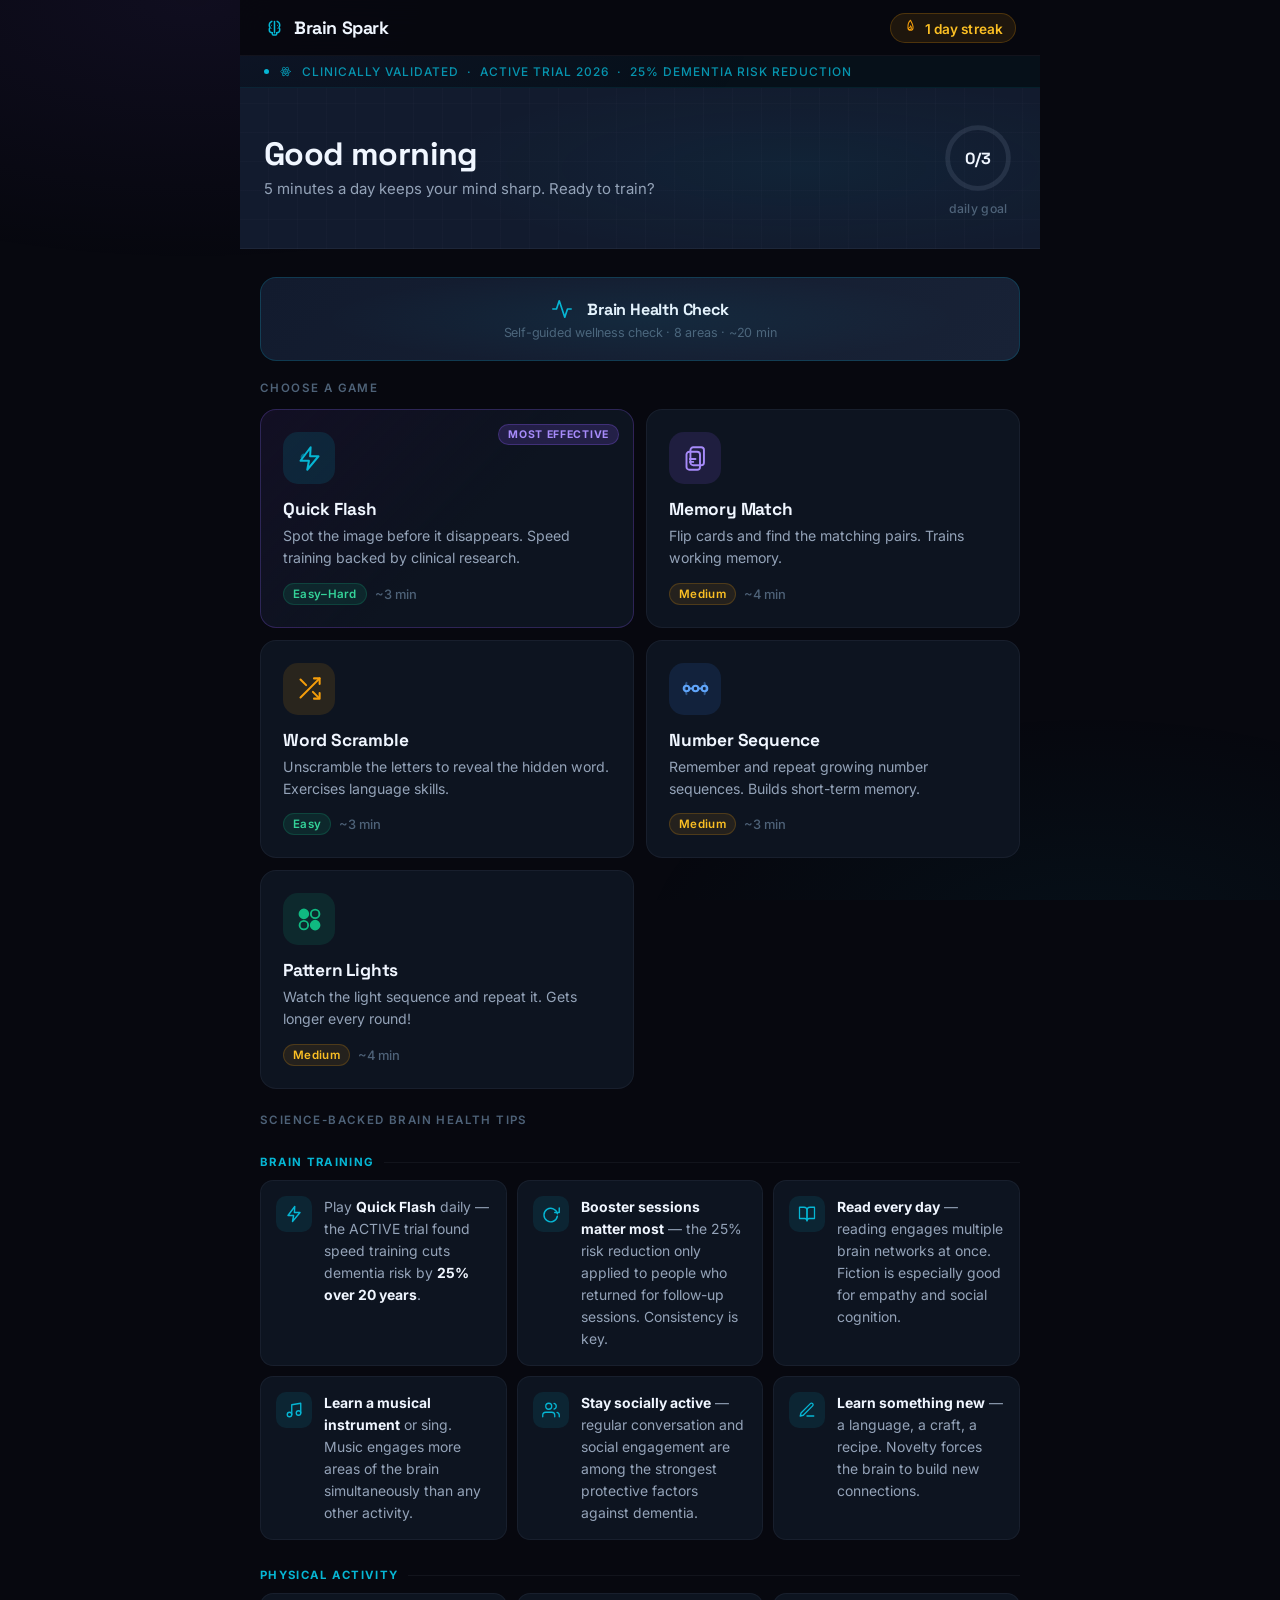
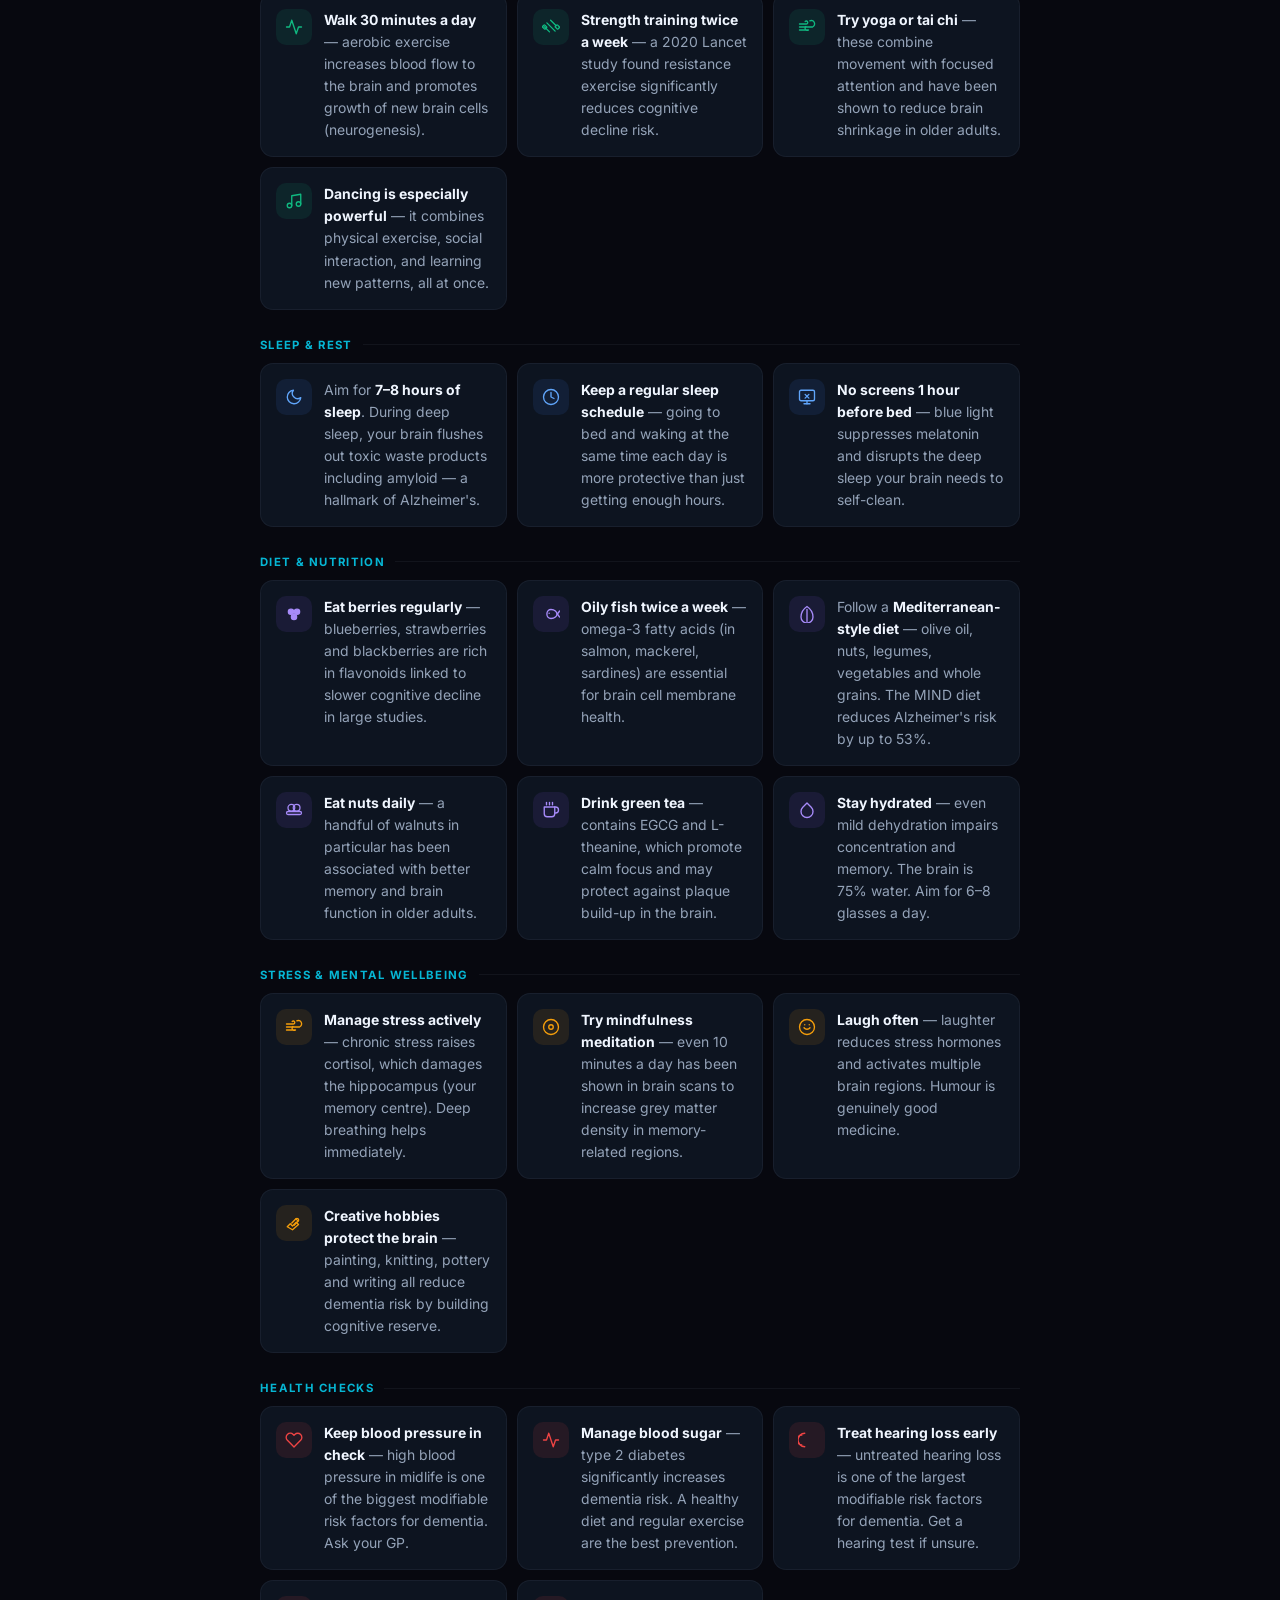
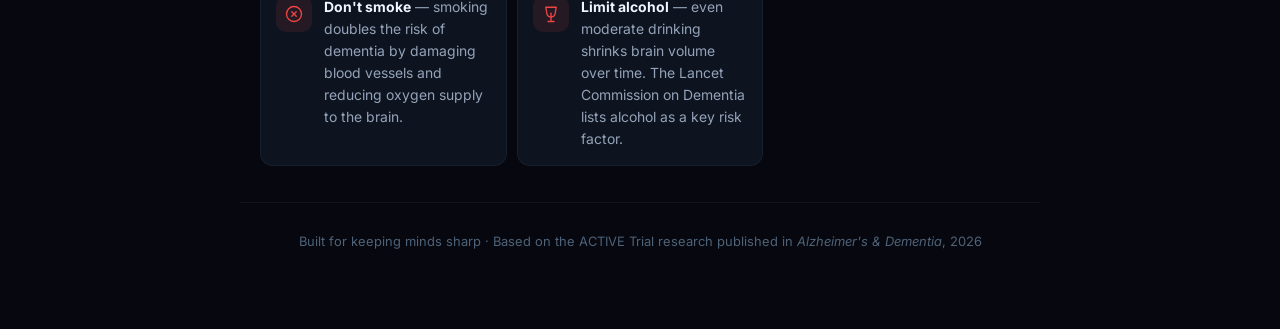
<file: index.html>
<!DOCTYPE html>
<html lang="en">
<head>
  <meta charset="UTF-8">
  <meta name="viewport" content="width=device-width, initial-scale=1.0, maximum-scale=1.0">
  <title>Brain Spark – Keep Your Mind Sharp</title>
  <link rel="stylesheet" href="style.css">
  <link rel="preconnect" href="https://fonts.googleapis.com">
  <link rel="preconnect" href="https://fonts.gstatic.com" crossorigin>
  <link href="https://fonts.googleapis.com/css2?family=Inter:wght@400;500;600;700;800&family=Space+Grotesk:wght@500;600;700;800&display=swap" rel="stylesheet">

  <!-- SVG Icon Definitions -->
  <svg style="display:none" aria-hidden="true">
    <defs>

      <!-- Brain: custom two-lobe neural design -->
      <symbol id="ic-brain" viewBox="0 0 24 24" fill="none" stroke="currentColor" stroke-width="1.7" stroke-linecap="round" stroke-linejoin="round">
        <path d="M9 5c-1.8.8-3 2.6-3 4.5 0 .9.3 1.7.9 2.3-.6.7-.9 1.6-.9 2.7 0 2 1.6 3.5 3.5 3.5"/>
        <path d="M15 5c1.8.8 3 2.6 3 4.5 0 .9-.3 1.7-.9 2.3.6.7.9 1.6.9 2.7 0 2-1.6 3.5-3.5 3.5"/>
        <line x1="12" y1="5" x2="12" y2="18"/>
        <path d="M9.5 18v1.5a1 1 0 0 0 1 1h3a1 1 0 0 0 1-1V18"/>
        <circle cx="8.5" cy="9.5" r=".6" fill="currentColor" stroke="none"/>
        <circle cx="15.5" cy="9.5" r=".6" fill="currentColor" stroke="none"/>
        <circle cx="8" cy="13" r=".6" fill="currentColor" stroke="none"/>
        <circle cx="16" cy="13" r=".6" fill="currentColor" stroke="none"/>
      </symbol>

      <!-- Flame: streak indicator -->
      <symbol id="ic-flame" viewBox="0 0 24 24" fill="none" stroke="currentColor" stroke-width="1.7" stroke-linecap="round" stroke-linejoin="round">
        <path d="M8.5 14.5A2.5 2.5 0 0 0 11 17c1.38 0 2.5-1.12 2.5-2.5 0-1.19-.5-2.5-1.5-3.5.5 1-.5 2-1.5 2.5"/>
        <path d="M12 2C7 6 8 13 8 14.5A4 4 0 0 0 12 18a4 4 0 0 0 4-3.5c.5-2.5-1-7-4-12.5z"/>
      </symbol>

      <!-- Atom: science branding -->
      <symbol id="ic-atom" viewBox="0 0 24 24" fill="none" stroke="currentColor" stroke-width="1.6" stroke-linecap="round" stroke-linejoin="round">
        <circle cx="12" cy="12" r="2" fill="currentColor" stroke="none"/>
        <ellipse cx="12" cy="12" rx="9" ry="3.5"/>
        <ellipse cx="12" cy="12" rx="9" ry="3.5" transform="rotate(60 12 12)"/>
        <ellipse cx="12" cy="12" rx="9" ry="3.5" transform="rotate(120 12 12)"/>
      </symbol>

      <!-- Pulse / EEG: brain health check -->
      <symbol id="ic-pulse" viewBox="0 0 24 24" fill="none" stroke="currentColor" stroke-width="1.8" stroke-linecap="round" stroke-linejoin="round">
        <polyline points="22 12 18 12 15 21 9 3 6 12 2 12"/>
      </symbol>

      <!-- Arrow Left: back navigation -->
      <symbol id="ic-arrow-left" viewBox="0 0 24 24" fill="none" stroke="currentColor" stroke-width="1.9" stroke-linecap="round" stroke-linejoin="round">
        <path d="M19 12H5"/>
        <path d="m12 19-7-7 7-7"/>
      </symbol>

      <!-- ── GAME ICONS (custom designed) ────────── -->

      <!-- Lightning bolt with neural arc: Quick Flash -->
      <symbol id="ic-bolt" viewBox="0 0 24 24" fill="none" stroke="currentColor" stroke-width="1.8" stroke-linecap="round" stroke-linejoin="round">
        <path d="M13 2L4 14h7.5L10 22l10-12h-7.5L13 2z"/>
        <path d="M7 8.5C5.5 9 5 10 5 11" opacity=".5"/>
      </symbol>

      <!-- Two overlapping cards with flip hint: Memory Match -->
      <symbol id="ic-cards" viewBox="0 0 24 24" fill="none" stroke="currentColor" stroke-width="1.7" stroke-linecap="round" stroke-linejoin="round">
        <rect x="7.5" y="2" width="12" height="16" rx="2.5"/>
        <rect x="4" y="6" width="12" height="16" rx="2.5"/>
        <path d="M7 12.5h5"/>
        <path d="M7 15h3"/>
      </symbol>

      <!-- Shuffle arrows: Word Scramble -->
      <symbol id="ic-shuffle" viewBox="0 0 24 24" fill="none" stroke="currentColor" stroke-width="1.8" stroke-linecap="round" stroke-linejoin="round">
        <path d="M16 3h5v5"/>
        <path d="M4 20 21 3"/>
        <path d="M21 16v5h-5"/>
        <path d="M15 15l5.1 5.1"/>
        <path d="M4 4l5 5"/>
      </symbol>

      <!-- Dots connected by line with arrow: Number Sequence -->
      <symbol id="ic-sequence" viewBox="0 0 24 24" fill="none" stroke="currentColor" stroke-width="1.8" stroke-linecap="round" stroke-linejoin="round">
        <circle cx="4" cy="12" r="2.5"/>
        <circle cx="12" cy="12" r="2.5"/>
        <circle cx="20" cy="12" r="2.5"/>
        <line x1="6.5" y1="12" x2="9.5" y2="12"/>
        <line x1="14.5" y1="12" x2="17.5" y2="12"/>
        <path d="M4 7l-1.5 5 1.5 5" opacity=".4"/>
        <path d="M20 7l1.5 5-1.5 5" opacity=".4"/>
      </symbol>

      <!-- 2×2 light grid (diagonal filled): Pattern Lights -->
      <symbol id="ic-grid" viewBox="0 0 24 24">
        <circle cx="7" cy="7" r="3.8" fill="currentColor"/>
        <circle cx="17" cy="7" r="3.8" fill="none" stroke="currentColor" stroke-width="1.7"/>
        <circle cx="7" cy="17" r="3.8" fill="none" stroke="currentColor" stroke-width="1.7"/>
        <circle cx="17" cy="17" r="3.8" fill="currentColor"/>
      </symbol>

      <!-- ── TIP ICONS ─────────────────────────────── -->

      <!-- Bolt small (reuse ic-bolt path but simpler) -->
      <symbol id="ic-t-bolt" viewBox="0 0 24 24" fill="none" stroke="currentColor" stroke-width="1.9" stroke-linecap="round" stroke-linejoin="round">
        <path d="M13 2L4 14h7.5L10 22l10-12h-7.5z"/>
      </symbol>

      <!-- Refresh/repeat cycle -->
      <symbol id="ic-t-refresh" viewBox="0 0 24 24" fill="none" stroke="currentColor" stroke-width="1.9" stroke-linecap="round" stroke-linejoin="round">
        <path d="M23 4v6h-6"/>
        <path d="M20.49 15a9 9 0 1 1-.03-3.36"/>
      </symbol>

      <!-- Book open -->
      <symbol id="ic-t-book" viewBox="0 0 24 24" fill="none" stroke="currentColor" stroke-width="1.7" stroke-linecap="round" stroke-linejoin="round">
        <path d="M2 3h6a4 4 0 0 1 4 4v14a3 3 0 0 0-3-3H2z"/>
        <path d="M22 3h-6a4 4 0 0 0-4 4v14a3 3 0 0 1 3-3h7z"/>
      </symbol>

      <!-- Music note -->
      <symbol id="ic-t-music" viewBox="0 0 24 24" fill="none" stroke="currentColor" stroke-width="1.8" stroke-linecap="round" stroke-linejoin="round">
        <path d="M9 18V5l12-2v13"/>
        <circle cx="6" cy="18" r="3"/>
        <circle cx="18" cy="16" r="3"/>
      </symbol>

      <!-- Users / social -->
      <symbol id="ic-t-users" viewBox="0 0 24 24" fill="none" stroke="currentColor" stroke-width="1.7" stroke-linecap="round" stroke-linejoin="round">
        <path d="M17 21v-2a4 4 0 0 0-4-4H5a4 4 0 0 0-4 4v2"/>
        <circle cx="9" cy="7" r="4"/>
        <path d="M23 21v-2a4 4 0 0 0-3-3.87"/>
        <path d="M16 3.13a4 4 0 0 1 0 7.75"/>
      </symbol>

      <!-- Pen / learn something new -->
      <symbol id="ic-t-pen" viewBox="0 0 24 24" fill="none" stroke="currentColor" stroke-width="1.8" stroke-linecap="round" stroke-linejoin="round">
        <path d="M12 20h9"/>
        <path d="M16.5 3.5a2.121 2.121 0 0 1 3 3L7 19l-4 1 1-4 9.5-9.5z"/>
      </symbol>

      <!-- Activity / walking / aerobic -->
      <symbol id="ic-t-activity" viewBox="0 0 24 24" fill="none" stroke="currentColor" stroke-width="1.8" stroke-linecap="round" stroke-linejoin="round">
        <polyline points="22 12 18 12 15 21 9 3 6 12 2 12"/>
      </symbol>

      <!-- Dumbbell / strength -->
      <symbol id="ic-t-dumbbell" viewBox="0 0 24 24" fill="none" stroke="currentColor" stroke-width="1.8" stroke-linecap="round" stroke-linejoin="round">
        <line x1="6.5" y1="6.5" x2="17.5" y2="17.5"/>
        <path d="M3 11.5l7 7"/>
        <path d="M11.5 3l7 7"/>
        <rect x="1.5" y="9.5" width="4" height="5" rx="1" transform="rotate(-45 3.5 12)"/>
        <rect x="18.5" y="9.5" width="4" height="5" rx="1" transform="rotate(-45 20.5 12)"/>
      </symbol>

      <!-- Wind / breath / yoga -->
      <symbol id="ic-t-wind" viewBox="0 0 24 24" fill="none" stroke="currentColor" stroke-width="1.8" stroke-linecap="round" stroke-linejoin="round">
        <path d="M9.59 4.59A2 2 0 1 1 11 8H2"/>
        <path d="M10.59 11.41A2 2 0 1 0 14 16H2"/>
        <path d="M15.73 3.73A2.5 2.5 0 1 1 19.5 12H2"/>
      </symbol>

      <!-- Moon / sleep -->
      <symbol id="ic-t-moon" viewBox="0 0 24 24" fill="none" stroke="currentColor" stroke-width="1.8" stroke-linecap="round" stroke-linejoin="round">
        <path d="M21 12.79A9 9 0 1 1 11.21 3 7 7 0 0 0 21 12.79z"/>
      </symbol>

      <!-- Clock / sleep schedule -->
      <symbol id="ic-t-clock" viewBox="0 0 24 24" fill="none" stroke="currentColor" stroke-width="1.8" stroke-linecap="round" stroke-linejoin="round">
        <circle cx="12" cy="12" r="10"/>
        <polyline points="12 6 12 12 16 14"/>
      </symbol>

      <!-- Monitor + X / no screens -->
      <symbol id="ic-t-screen-off" viewBox="0 0 24 24" fill="none" stroke="currentColor" stroke-width="1.8" stroke-linecap="round" stroke-linejoin="round">
        <rect x="2" y="3" width="20" height="14" rx="2"/>
        <line x1="8" y1="21" x2="16" y2="21"/>
        <line x1="12" y1="17" x2="12" y2="21"/>
        <line x1="9.5" y1="8.5" x2="14.5" y2="13.5"/>
        <line x1="14.5" y1="8.5" x2="9.5" y2="13.5"/>
      </symbol>

      <!-- Berries: three dots -->
      <symbol id="ic-t-berries" viewBox="0 0 24 24">
        <circle cx="8" cy="9" r="3.5" fill="currentColor"/>
        <circle cx="16" cy="9" r="3.5" fill="currentColor"/>
        <circle cx="12" cy="16" r="3.5" fill="currentColor"/>
      </symbol>

      <!-- Fish -->
      <symbol id="ic-t-fish" viewBox="0 0 24 24" fill="none" stroke="currentColor" stroke-width="1.8" stroke-linecap="round" stroke-linejoin="round">
        <path d="M6.5 12C6.5 8.5 9 6 12 6c5 0 8 3 8 6s-3 6-8 6c-3 0-5.5-2.5-5.5-6z"/>
        <path d="M20.5 12l3-4"/>
        <path d="M20.5 12l3 4"/>
        <circle cx="9.5" cy="11" r="1" fill="currentColor" stroke="none"/>
      </symbol>

      <!-- Leaf / Mediterranean diet -->
      <symbol id="ic-t-leaf" viewBox="0 0 24 24" fill="none" stroke="currentColor" stroke-width="1.8" stroke-linecap="round" stroke-linejoin="round">
        <path d="M12 2C6 6 4 12 4 16a8 8 0 0 0 16 0c0-4-2-10-8-14z"/>
        <line x1="12" y1="22" x2="12" y2="6"/>
      </symbol>

      <!-- Walnut / nuts -->
      <symbol id="ic-t-nut" viewBox="0 0 24 24" fill="none" stroke="currentColor" stroke-width="1.7" stroke-linecap="round" stroke-linejoin="round">
        <circle cx="8.5" cy="9" r="4.5"/>
        <circle cx="15.5" cy="9" r="4.5"/>
        <path d="M4 14h16a2 2 0 0 1 0 4H4a2 2 0 0 1 0-4z"/>
      </symbol>

      <!-- Tea mug / cup -->
      <symbol id="ic-t-mug" viewBox="0 0 24 24" fill="none" stroke="currentColor" stroke-width="1.8" stroke-linecap="round" stroke-linejoin="round">
        <path d="M17 8h1a4 4 0 0 1 0 8h-1"/>
        <path d="M3 8h14v9a4 4 0 0 1-4 4H7a4 4 0 0 1-4-4V8z"/>
        <line x1="6" y1="2" x2="6" y2="5"/>
        <line x1="10" y1="2" x2="10" y2="5"/>
        <line x1="14" y1="2" x2="14" y2="5"/>
      </symbol>

      <!-- Water droplet -->
      <symbol id="ic-t-drop" viewBox="0 0 24 24" fill="none" stroke="currentColor" stroke-width="1.8" stroke-linecap="round" stroke-linejoin="round">
        <path d="M12 2.69l5.66 5.66a8 8 0 1 1-11.31 0z"/>
      </symbol>

      <!-- Smile / laugh -->
      <symbol id="ic-t-smile" viewBox="0 0 24 24" fill="none" stroke="currentColor" stroke-width="1.8" stroke-linecap="round" stroke-linejoin="round">
        <circle cx="12" cy="12" r="10"/>
        <path d="M8 13s1.5 2 4 2 4-2 4-2"/>
        <line x1="9" y1="9" x2="9.01" y2="9"/>
        <line x1="15" y1="9" x2="15.01" y2="9"/>
      </symbol>

      <!-- Paintbrush / creative -->
      <symbol id="ic-t-brush" viewBox="0 0 24 24" fill="none" stroke="currentColor" stroke-width="1.8" stroke-linecap="round" stroke-linejoin="round">
        <path d="M3 17l4-4 3 3 5-5 3 3-8 7-7-4z"/>
        <path d="M14.5 6.5l3 3"/>
        <path d="M9.06 11.9l5.5-5.5a2 2 0 0 1 2.83 0l.21.21a2 2 0 0 1 0 2.83l-5.5 5.5"/>
      </symbol>

      <!-- Heart / cardiovascular -->
      <symbol id="ic-t-heart" viewBox="0 0 24 24" fill="none" stroke="currentColor" stroke-width="1.8" stroke-linecap="round" stroke-linejoin="round">
        <path d="M20.84 4.61a5.5 5.5 0 0 0-7.78 0L12 5.67l-1.06-1.06a5.5 5.5 0 0 0-7.78 7.78l1.06 1.06L12 21.23l7.78-7.78 1.06-1.06a5.5 5.5 0 0 0 0-7.78z"/>
      </symbol>

      <!-- Blood sugar / health check -->
      <symbol id="ic-t-health" viewBox="0 0 24 24" fill="none" stroke="currentColor" stroke-width="1.8" stroke-linecap="round" stroke-linejoin="round">
        <path d="M22 12h-4l-3 9L9 3l-3 9H2"/>
      </symbol>

      <!-- Sound waves / hearing -->
      <symbol id="ic-t-hearing" viewBox="0 0 24 24" fill="none" stroke="currentColor" stroke-width="1.8" stroke-linecap="round" stroke-linejoin="round">
        <path d="M1 8a2 2 0 0 0 0 8"/>
        <path d="M5 5.5a6 6 0 0 0 0 13"/>
        <path d="M9 3a9 9 0 0 0 0 18"/>
      </symbol>

      <!-- X inside circle / no-smoking / prohibition -->
      <symbol id="ic-t-no" viewBox="0 0 24 24" fill="none" stroke="currentColor" stroke-width="1.8" stroke-linecap="round" stroke-linejoin="round">
        <circle cx="12" cy="12" r="10"/>
        <line x1="15" y1="9" x2="9" y2="15"/>
        <line x1="9" y1="9" x2="15" y2="15"/>
      </symbol>

      <!-- Wine glass -->
      <symbol id="ic-t-wine" viewBox="0 0 24 24" fill="none" stroke="currentColor" stroke-width="1.8" stroke-linecap="round" stroke-linejoin="round">
        <path d="M8 22h8"/>
        <path d="M12 11v11"/>
        <path d="M5 3l1.5 8A5 5 0 0 0 12 16a5 5 0 0 0 5.5-5L19 3z"/>
      </symbol>

      <!-- Meditation / zen circle -->
      <symbol id="ic-t-zen" viewBox="0 0 24 24" fill="none" stroke="currentColor" stroke-width="1.8" stroke-linecap="round" stroke-linejoin="round">
        <circle cx="12" cy="12" r="10"/>
        <circle cx="12" cy="12" r="3"/>
      </symbol>

    </defs>
  </svg>

</head>
<body>
  <div class="app">

    <!-- Header -->
    <header class="header">
      <div class="header-inner">
        <div class="logo">
          <span class="logo-icon ic">
            <svg><use href="#ic-brain"/></svg>
          </span>
          Brain Spark
        </div>
        <div class="streak-badge" id="streakBadge">
          <span class="streak-icon ic">
            <svg><use href="#ic-flame"/></svg>
          </span>
          <span id="streakCount">0</span> day streak
        </div>
      </div>
    </header>

    <!-- Science strip -->
    <div class="science-strip">
      <span class="science-strip-dot"></span>
      <span class="science-icon ic"><svg><use href="#ic-atom"/></svg></span>
      Clinically validated &nbsp;·&nbsp; ACTIVE Trial 2026 &nbsp;·&nbsp; 25% dementia risk reduction
    </div>

    <!-- Welcome Banner -->
    <section class="welcome-banner">
      <div class="welcome-text">
        <h1>Good <span id="timeGreeting">day</span></h1>
        <p>5 minutes a day keeps your mind sharp. Ready to train?</p>
      </div>
      <div class="daily-progress">
        <div class="progress-ring-wrap">
          <svg class="progress-ring" viewBox="0 0 80 80">
            <circle class="ring-bg" cx="40" cy="40" r="32"/>
            <circle class="ring-fill" id="progressRing" cx="40" cy="40" r="32"
              stroke-dasharray="201" stroke-dashoffset="201"/>
          </svg>
          <div class="ring-label"><span id="gamesPlayed">0</span>/3</div>
        </div>
        <p class="progress-caption">daily goal</p>
      </div>
    </section>

    <!-- Game Grid -->
    <section class="games-section">

      <a href="test.html" class="assess-btn">
        <span style="display:flex;align-items:center;gap:8px;">
          <span class="assess-icon ic"><svg><use href="#ic-pulse"/></svg></span>
          Brain Health Check
        </span>
        <span class="assess-btn-sub">Self-guided wellness check · 8 areas · ~20 min</span>
      </a>

      <h2 class="section-title">Choose a Game</h2>
      <div class="game-grid">

        <a href="games/quick-flash.html" class="game-card featured">
          <div class="game-icon">
            <div class="icon-box ic-cyan ic">
              <svg><use href="#ic-bolt"/></svg>
            </div>
          </div>
          <div class="card-badge">Most Effective</div>
          <h3>Quick Flash</h3>
          <p>Spot the image before it disappears. Speed training backed by clinical research.</p>
          <div class="game-meta">
            <span class="difficulty easy">Easy–Hard</span>
            <span class="duration">~3 min</span>
          </div>
        </a>

        <a href="games/memory-match.html" class="game-card">
          <div class="game-icon">
            <div class="icon-box ic-violet ic">
              <svg><use href="#ic-cards"/></svg>
            </div>
          </div>
          <h3>Memory Match</h3>
          <p>Flip cards and find the matching pairs. Trains working memory.</p>
          <div class="game-meta">
            <span class="difficulty medium">Medium</span>
            <span class="duration">~4 min</span>
          </div>
        </a>

        <a href="games/word-scramble.html" class="game-card">
          <div class="game-icon">
            <div class="icon-box ic-amber ic">
              <svg><use href="#ic-shuffle"/></svg>
            </div>
          </div>
          <h3>Word Scramble</h3>
          <p>Unscramble the letters to reveal the hidden word. Exercises language skills.</p>
          <div class="game-meta">
            <span class="difficulty easy">Easy</span>
            <span class="duration">~3 min</span>
          </div>
        </a>

        <a href="games/number-sequence.html" class="game-card">
          <div class="game-icon">
            <div class="icon-box ic-blue ic">
              <svg><use href="#ic-sequence"/></svg>
            </div>
          </div>
          <h3>Number Sequence</h3>
          <p>Remember and repeat growing number sequences. Builds short-term memory.</p>
          <div class="game-meta">
            <span class="difficulty medium">Medium</span>
            <span class="duration">~3 min</span>
          </div>
        </a>

        <a href="games/pattern-lights.html" class="game-card">
          <div class="game-icon">
            <div class="icon-box ic-green ic">
              <svg><use href="#ic-grid"/></svg>
            </div>
          </div>
          <h3>Pattern Lights</h3>
          <p>Watch the light sequence and repeat it. Gets longer every round!</p>
          <div class="game-meta">
            <span class="difficulty medium">Medium</span>
            <span class="duration">~4 min</span>
          </div>
        </a>

      </div>
    </section>

    <!-- Tips section -->
    <section class="tips-section">
      <h2 class="section-title">Science-Backed Brain Health Tips</h2>

      <div class="tips-category-label">Brain Training</div>
      <div class="tips-grid">
        <div class="tip-card">
          <div class="tip-icon ic-cyan ic"><svg><use href="#ic-t-bolt"/></svg></div>
          <p>Play <strong>Quick Flash</strong> daily — the ACTIVE trial found speed training cuts dementia risk by <strong>25% over 20 years</strong>.</p>
        </div>
        <div class="tip-card">
          <div class="tip-icon ic-cyan ic"><svg><use href="#ic-t-refresh"/></svg></div>
          <p><strong>Booster sessions matter most</strong> — the 25% risk reduction only applied to people who returned for follow-up sessions. Consistency is key.</p>
        </div>
        <div class="tip-card">
          <div class="tip-icon ic-cyan ic"><svg><use href="#ic-t-book"/></svg></div>
          <p><strong>Read every day</strong> — reading engages multiple brain networks at once. Fiction is especially good for empathy and social cognition.</p>
        </div>
        <div class="tip-card">
          <div class="tip-icon ic-cyan ic"><svg><use href="#ic-t-music"/></svg></div>
          <p><strong>Learn a musical instrument</strong> or sing. Music engages more areas of the brain simultaneously than any other activity.</p>
        </div>
        <div class="tip-card">
          <div class="tip-icon ic-cyan ic"><svg><use href="#ic-t-users"/></svg></div>
          <p><strong>Stay socially active</strong> — regular conversation and social engagement are among the strongest protective factors against dementia.</p>
        </div>
        <div class="tip-card">
          <div class="tip-icon ic-cyan ic"><svg><use href="#ic-t-pen"/></svg></div>
          <p><strong>Learn something new</strong> — a language, a craft, a recipe. Novelty forces the brain to build new connections.</p>
        </div>
      </div>

      <div class="tips-category-label">Physical Activity</div>
      <div class="tips-grid">
        <div class="tip-card">
          <div class="tip-icon ic-green ic"><svg><use href="#ic-t-activity"/></svg></div>
          <p><strong>Walk 30 minutes a day</strong> — aerobic exercise increases blood flow to the brain and promotes growth of new brain cells (neurogenesis).</p>
        </div>
        <div class="tip-card">
          <div class="tip-icon ic-green ic"><svg><use href="#ic-t-dumbbell"/></svg></div>
          <p><strong>Strength training twice a week</strong> — a 2020 Lancet study found resistance exercise significantly reduces cognitive decline risk.</p>
        </div>
        <div class="tip-card">
          <div class="tip-icon ic-green ic"><svg><use href="#ic-t-wind"/></svg></div>
          <p><strong>Try yoga or tai chi</strong> — these combine movement with focused attention and have been shown to reduce brain shrinkage in older adults.</p>
        </div>
        <div class="tip-card">
          <div class="tip-icon ic-green ic"><svg><use href="#ic-t-music"/></svg></div>
          <p><strong>Dancing is especially powerful</strong> — it combines physical exercise, social interaction, and learning new patterns, all at once.</p>
        </div>
      </div>

      <div class="tips-category-label">Sleep &amp; Rest</div>
      <div class="tips-grid">
        <div class="tip-card">
          <div class="tip-icon ic-blue ic"><svg><use href="#ic-t-moon"/></svg></div>
          <p>Aim for <strong>7–8 hours of sleep</strong>. During deep sleep, your brain flushes out toxic waste products including amyloid — a hallmark of Alzheimer's.</p>
        </div>
        <div class="tip-card">
          <div class="tip-icon ic-blue ic"><svg><use href="#ic-t-clock"/></svg></div>
          <p><strong>Keep a regular sleep schedule</strong> — going to bed and waking at the same time each day is more protective than just getting enough hours.</p>
        </div>
        <div class="tip-card">
          <div class="tip-icon ic-blue ic"><svg><use href="#ic-t-screen-off"/></svg></div>
          <p><strong>No screens 1 hour before bed</strong> — blue light suppresses melatonin and disrupts the deep sleep your brain needs to self-clean.</p>
        </div>
      </div>

      <div class="tips-category-label">Diet &amp; Nutrition</div>
      <div class="tips-grid">
        <div class="tip-card">
          <div class="tip-icon ic-violet ic"><svg><use href="#ic-t-berries"/></svg></div>
          <p><strong>Eat berries regularly</strong> — blueberries, strawberries and blackberries are rich in flavonoids linked to slower cognitive decline in large studies.</p>
        </div>
        <div class="tip-card">
          <div class="tip-icon ic-violet ic"><svg><use href="#ic-t-fish"/></svg></div>
          <p><strong>Oily fish twice a week</strong> — omega-3 fatty acids (in salmon, mackerel, sardines) are essential for brain cell membrane health.</p>
        </div>
        <div class="tip-card">
          <div class="tip-icon ic-violet ic"><svg><use href="#ic-t-leaf"/></svg></div>
          <p>Follow a <strong>Mediterranean-style diet</strong> — olive oil, nuts, legumes, vegetables and whole grains. The MIND diet reduces Alzheimer's risk by up to 53%.</p>
        </div>
        <div class="tip-card">
          <div class="tip-icon ic-violet ic"><svg><use href="#ic-t-nut"/></svg></div>
          <p><strong>Eat nuts daily</strong> — a handful of walnuts in particular has been associated with better memory and brain function in older adults.</p>
        </div>
        <div class="tip-card">
          <div class="tip-icon ic-violet ic"><svg><use href="#ic-t-mug"/></svg></div>
          <p><strong>Drink green tea</strong> — contains EGCG and L-theanine, which promote calm focus and may protect against plaque build-up in the brain.</p>
        </div>
        <div class="tip-card">
          <div class="tip-icon ic-violet ic"><svg><use href="#ic-t-drop"/></svg></div>
          <p><strong>Stay hydrated</strong> — even mild dehydration impairs concentration and memory. The brain is 75% water. Aim for 6–8 glasses a day.</p>
        </div>
      </div>

      <div class="tips-category-label">Stress &amp; Mental Wellbeing</div>
      <div class="tips-grid">
        <div class="tip-card">
          <div class="tip-icon ic-amber ic"><svg><use href="#ic-t-wind"/></svg></div>
          <p><strong>Manage stress actively</strong> — chronic stress raises cortisol, which damages the hippocampus (your memory centre). Deep breathing helps immediately.</p>
        </div>
        <div class="tip-card">
          <div class="tip-icon ic-amber ic"><svg><use href="#ic-t-zen"/></svg></div>
          <p><strong>Try mindfulness meditation</strong> — even 10 minutes a day has been shown in brain scans to increase grey matter density in memory-related regions.</p>
        </div>
        <div class="tip-card">
          <div class="tip-icon ic-amber ic"><svg><use href="#ic-t-smile"/></svg></div>
          <p><strong>Laugh often</strong> — laughter reduces stress hormones and activates multiple brain regions. Humour is genuinely good medicine.</p>
        </div>
        <div class="tip-card">
          <div class="tip-icon ic-amber ic"><svg><use href="#ic-t-brush"/></svg></div>
          <p><strong>Creative hobbies protect the brain</strong> — painting, knitting, pottery and writing all reduce dementia risk by building cognitive reserve.</p>
        </div>
      </div>

      <div class="tips-category-label">Health Checks</div>
      <div class="tips-grid">
        <div class="tip-card">
          <div class="tip-icon ic-red ic"><svg><use href="#ic-t-heart"/></svg></div>
          <p><strong>Keep blood pressure in check</strong> — high blood pressure in midlife is one of the biggest modifiable risk factors for dementia. Ask your GP.</p>
        </div>
        <div class="tip-card">
          <div class="tip-icon ic-red ic"><svg><use href="#ic-t-health"/></svg></div>
          <p><strong>Manage blood sugar</strong> — type 2 diabetes significantly increases dementia risk. A healthy diet and regular exercise are the best prevention.</p>
        </div>
        <div class="tip-card">
          <div class="tip-icon ic-red ic"><svg><use href="#ic-t-hearing"/></svg></div>
          <p><strong>Treat hearing loss early</strong> — untreated hearing loss is one of the largest modifiable risk factors for dementia. Get a hearing test if unsure.</p>
        </div>
        <div class="tip-card">
          <div class="tip-icon ic-red ic"><svg><use href="#ic-t-no"/></svg></div>
          <p><strong>Don't smoke</strong> — smoking doubles the risk of dementia by damaging blood vessels and reducing oxygen supply to the brain.</p>
        </div>
        <div class="tip-card">
          <div class="tip-icon ic-red ic"><svg><use href="#ic-t-wine"/></svg></div>
          <p><strong>Limit alcohol</strong> — even moderate drinking shrinks brain volume over time. The Lancet Commission on Dementia lists alcohol as a key risk factor.</p>
        </div>
      </div>

    </section>

    <footer class="footer">
      <p>Built for keeping minds sharp · Based on the ACTIVE Trial research published in <em>Alzheimer's &amp; Dementia</em>, 2026</p>
    </footer>
  </div>

  <script>
    const hour = new Date().getHours();
    const greet = hour < 12 ? 'morning' : hour < 18 ? 'afternoon' : 'evening';
    document.getElementById('timeGreeting').textContent = greet;

    const today = new Date().toDateString();
    let stats = JSON.parse(localStorage.getItem('brainSpark') || '{}');
    if (!stats.lastDate) stats = { streak: 0, lastDate: '', gamesPlayed: 0 };

    if (stats.lastDate !== today) {
      const yesterday = new Date(); yesterday.setDate(yesterday.getDate() - 1);
      if (stats.lastDate === yesterday.toDateString()) {
        stats.streak = (stats.streak || 0) + 1;
      } else {
        stats.streak = 1;
      }
      stats.gamesPlayed = 0;
      stats.lastDate = today;
      localStorage.setItem('brainSpark', JSON.stringify(stats));
    }

    document.getElementById('streakCount').textContent = stats.streak || 0;
    const gp = Math.min(stats.gamesPlayed || 0, 3);
    document.getElementById('gamesPlayed').textContent = gp;
    document.getElementById('progressRing').style.strokeDashoffset = 201 - (201 * gp / 3);
  </script>
</body>
</html>
</file>
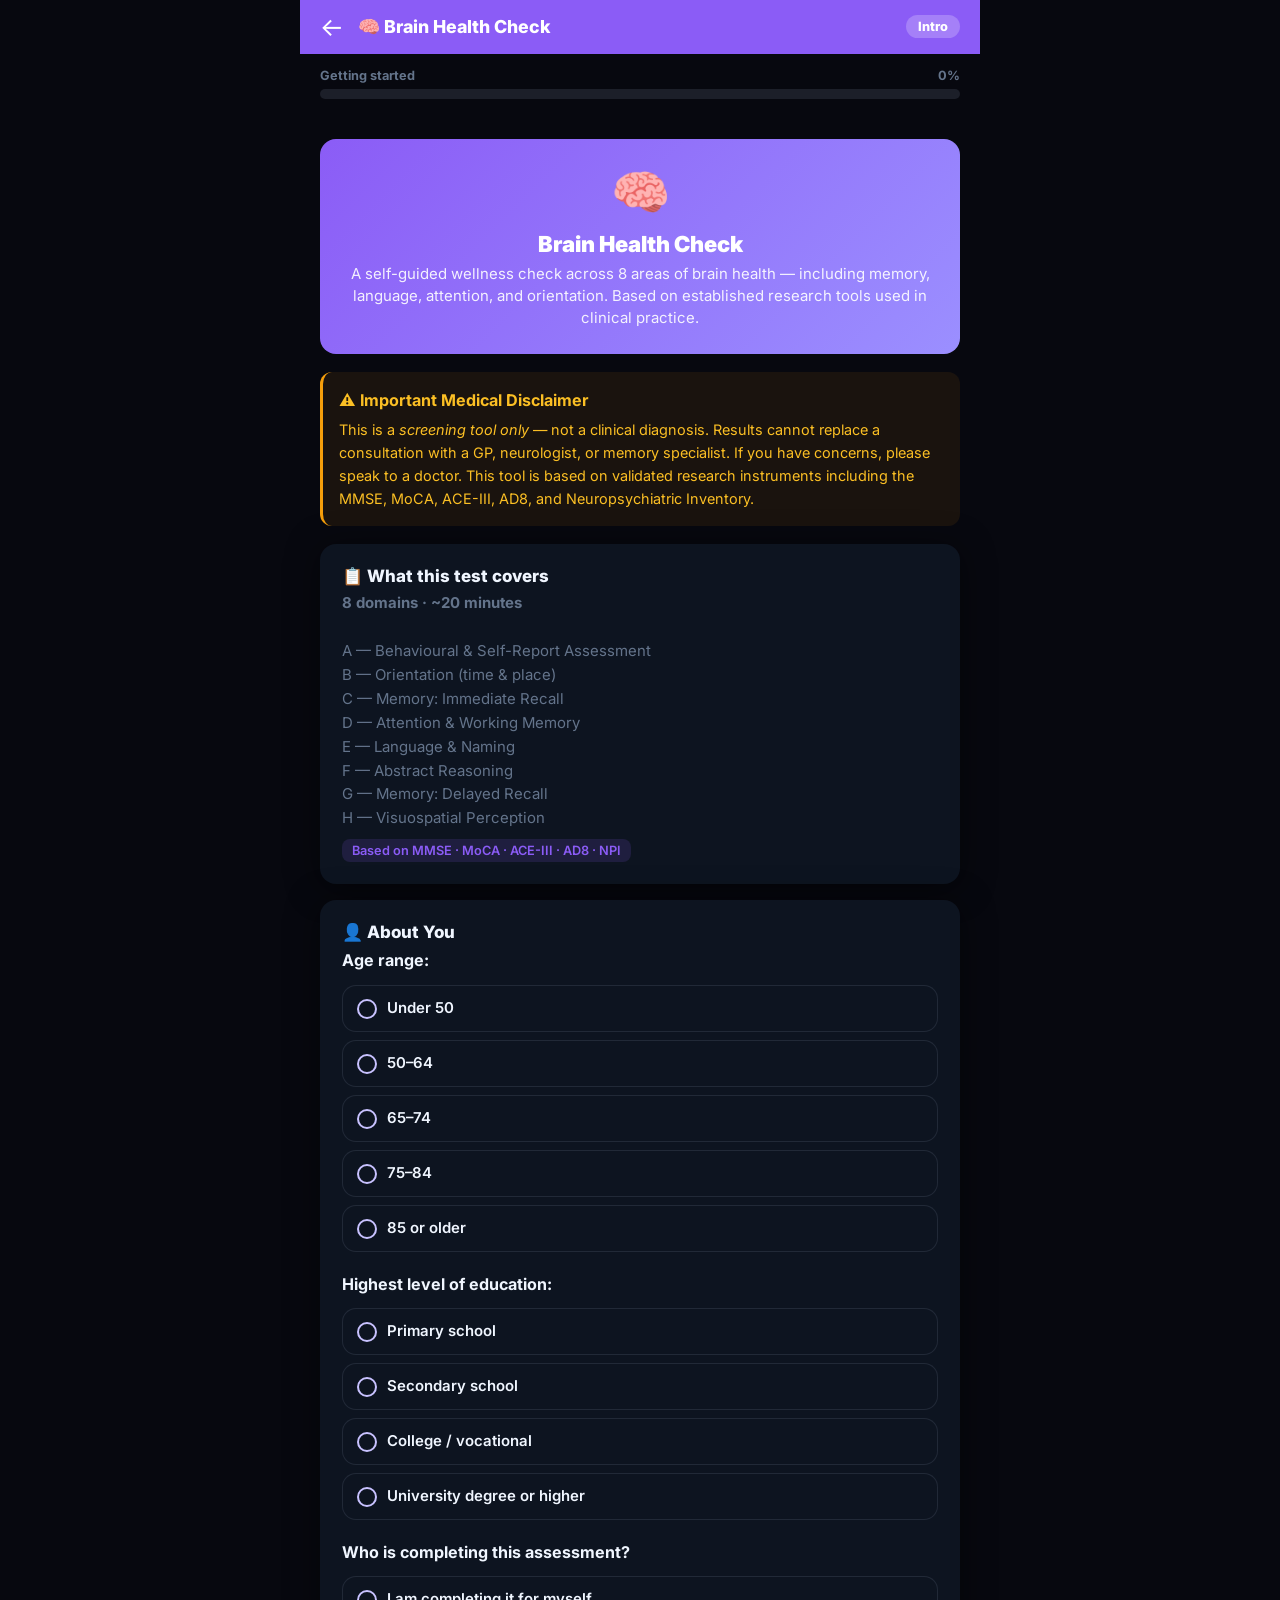
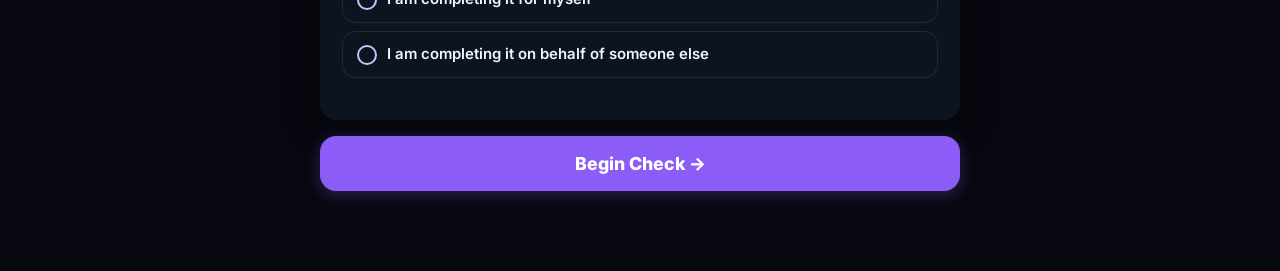
<file: test.html>
<!DOCTYPE html>
<html lang="en">
<head>
  <meta charset="UTF-8">
  <meta name="viewport" content="width=device-width, initial-scale=1.0, maximum-scale=1.0">
  <title>Brain Health Check – Brain Spark</title>
  <link rel="preconnect" href="https://fonts.googleapis.com">
  <link rel="preconnect" href="https://fonts.gstatic.com" crossorigin>
  <link href="https://fonts.googleapis.com/css2?family=Inter:wght@400;500;600;700;800&family=Space+Grotesk:wght@500;600;700;800&display=swap" rel="stylesheet">
  <style>
    *,*::before,*::after{box-sizing:border-box;margin:0;padding:0;}
    :root{
      --primary:#8b5cf6;--primary-light:rgba(139,92,246,0.14);--accent:#ef4444;
      --green:#10b981;--yellow:#f59e0b;--orange:#f97316;
      --bg:#07080f;--card:#0d1420;--text:#f0f6ff;--muted:#64748b;
      --radius:16px;--shadow:0 4px 32px rgba(0,0,0,0.5);
      --border:rgba(148,163,184,0.08);--border-2:rgba(148,163,184,0.15);
      --surface-2:#121b2e;--cyan:#06b6d4;--violet:#8b5cf6;
    }
    html{font-size:17px;}
    body{font-family:'Inter',sans-serif;background:var(--bg);color:var(--text);min-height:100vh;}
    .app{max-width:680px;margin:0 auto;padding-bottom:60px;}

    /* HEADER */
    .header{background:var(--primary);padding:14px 20px;position:sticky;top:0;z-index:100;display:flex;align-items:center;gap:14px;}
    .back-btn{color:white;text-decoration:none;font-size:1.5rem;line-height:1;}
    .header-title{color:white;font-size:1.05rem;font-weight:800;flex:1;}
    .section-badge{background:rgba(255,255,255,0.22);color:white;font-size:0.75rem;font-weight:800;padding:4px 12px;border-radius:50px;}

    /* PROGRESS */
    .progress-wrap{padding:0 20px;margin-top:14px;}
    .progress-labels{display:flex;justify-content:space-between;font-size:0.75rem;font-weight:700;color:var(--muted);margin-bottom:6px;}
    .progress-track{height:10px;background:var(--border-2);border-radius:10px;overflow:hidden;}
    .progress-fill{height:100%;background:linear-gradient(90deg,var(--primary),var(--accent));border-radius:10px;transition:width 0.5s ease;}

    /* SECTIONS */
    .section{display:none;padding:20px;}
    .section.active{display:block;animation:fadeIn 0.35s ease;}
    @keyframes fadeIn{from{opacity:0;transform:translateY(12px)}to{opacity:1;transform:translateY(0)}}

    /* CARDS */
    .card{background:var(--card);border-radius:var(--radius);padding:22px;box-shadow:var(--shadow);margin-bottom:16px;}
    .card-title{font-size:1rem;font-weight:800;margin-bottom:6px;display:flex;align-items:center;gap:8px;}
    .card-body{font-size:0.88rem;color:var(--muted);line-height:1.6;}
    .science-ref{font-size:0.75rem;color:var(--primary);background:var(--primary-light);padding:4px 10px;border-radius:8px;display:inline-block;margin-top:8px;font-weight:600;}

    /* SECTION INTRO */
    .section-intro{background:linear-gradient(135deg,var(--primary),#9b8fff);color:white;border-radius:var(--radius);padding:24px;margin-bottom:18px;text-align:center;}
    .section-intro .s-icon{font-size:2.8rem;margin-bottom:10px;}
    .section-intro h2{font-size:1.3rem;font-weight:900;margin-bottom:6px;}
    .section-intro p{font-size:0.88rem;opacity:0.9;line-height:1.5;}

    /* DISCLAIMER */
    .disclaimer{background:rgba(245,158,11,0.08);border-left:3px solid var(--yellow);padding:16px;border-radius:12px;margin-bottom:18px;font-size:0.85rem;line-height:1.6;color:#fbbf24;}
    .disclaimer strong{display:block;margin-bottom:4px;font-size:0.95rem;}

    /* QUESTIONS */
    .q-block{margin-bottom:20px;}
    .q-text{font-size:0.95rem;font-weight:700;margin-bottom:12px;line-height:1.5;color:var(--text);}
    .q-num{display:inline-flex;align-items:center;justify-content:center;width:26px;height:26px;background:var(--primary);color:white;border-radius:50%;font-size:0.75rem;font-weight:900;margin-right:8px;flex-shrink:0;}
    .q-science{font-size:0.75rem;color:var(--muted);margin-bottom:10px;font-style:italic;}

    /* RADIO OPTIONS */
    .options{display:flex;flex-direction:column;gap:8px;}
    .opt{display:flex;align-items:flex-start;gap:10px;padding:12px 14px;border:1px solid var(--border-2);border-radius:14px;cursor:pointer;transition:all 0.15s;background:var(--card);}
    .opt:active{transform:scale(0.98);}
    .opt.selected{border-color:var(--primary);background:var(--primary-light);}
    .opt input[type=radio]{display:none;}
    .opt-dot{width:20px;height:20px;border-radius:50%;border:2px solid #c8c2ff;flex-shrink:0;margin-top:1px;transition:all 0.15s;display:flex;align-items:center;justify-content:center;}
    .opt.selected .opt-dot{background:var(--primary);border-color:var(--primary);}
    .opt.selected .opt-dot::after{content:'';width:8px;height:8px;background:var(--card);border-radius:50%;}
    .opt-label{font-size:0.88rem;font-weight:600;line-height:1.4;}

    /* TEXT INPUT */
    .text-input{width:100%;padding:14px 16px;border:1px solid var(--border-2);border-radius:14px;font-family:'Inter',sans-serif;font-size:1rem;font-weight:600;color:var(--text);background:var(--card);outline:none;transition:border-color 0.2s;}
    .text-input:focus{border-color:var(--primary);}
    .input-hint{font-size:0.78rem;color:var(--muted);margin-top:6px;}

    /* MEMORY DISPLAY */
    .word-display{background:linear-gradient(135deg,#0f1f40,#162a55);border-radius:18px;padding:28px;text-align:center;margin-bottom:16px;border:1px solid var(--border-2);}
    .word-display .big-word{font-size:2.4rem;font-weight:900;color:white;letter-spacing:0.05em;}
    .word-display .word-counter{font-size:0.85rem;color:rgba(255,255,255,0.7);margin-top:8px;font-weight:600;}
    .word-grid{display:grid;grid-template-columns:repeat(2,1fr);gap:10px;margin-bottom:16px;}
    .word-slot{padding:14px;background:var(--card);border:1px solid var(--border-2);border-radius:14px;text-align:center;font-size:1rem;font-weight:800;color:var(--text);}

    /* DIGIT DISPLAY */
    .digit-display{background:linear-gradient(135deg,#1a4731,#27ae60);border-radius:18px;padding:24px;text-align:center;margin-bottom:16px;}
    .digit-display .digits{font-size:3rem;font-weight:900;color:white;letter-spacing:0.2em;}
    .digit-display .d-label{font-size:0.85rem;color:rgba(255,255,255,0.75);margin-top:6px;font-weight:600;}

    /* CLOCK SVG */
    .clock-wrap{display:flex;justify-content:center;margin:16px 0;}
    .clock-face{filter:drop-shadow(0 4px 12px rgba(139,92,246,0.2));}

    /* TIMER */
    .timer-row{display:flex;align-items:center;gap:12px;margin-bottom:14px;}
    .timer-display{font-size:1.8rem;font-weight:900;color:var(--primary);min-width:48px;}
    .timer-track{flex:1;height:10px;background:var(--border-2);border-radius:10px;overflow:hidden;}
    .timer-fill{height:100%;background:linear-gradient(90deg,var(--green),var(--primary));border-radius:10px;transition:width 1s linear;}
    .timer-fill.urgent{background:linear-gradient(90deg,var(--accent),var(--orange));}
    .timer-label{font-size:0.8rem;color:var(--muted);font-weight:700;}

    /* FLUENCY AREA */
    .fluency-box{background:var(--card);border:1px solid var(--border-2);border-radius:16px;padding:16px;margin-bottom:12px;}
    .fluency-tags{display:flex;flex-wrap:wrap;gap:7px;min-height:50px;align-content:flex-start;}
    .f-tag{background:var(--primary-light);color:var(--primary);border-radius:50px;padding:5px 14px;font-size:0.85rem;font-weight:700;animation:tagPop 0.25s cubic-bezier(0.34,1.56,0.64,1);}
    @keyframes tagPop{from{transform:scale(0);opacity:0}to{transform:scale(1);opacity:1}}
    .fluency-input-row{display:flex;gap:8px;margin-top:10px;}
    .f-submit{padding:12px 18px;background:var(--primary);color:white;border:none;border-radius:12px;font-family:'Inter',sans-serif;font-weight:800;font-size:0.95rem;cursor:pointer;}

    /* BUTTONS */
    .big-btn{display:block;width:100%;padding:17px;font-family:'Inter',sans-serif;font-size:1.05rem;font-weight:800;color:white;background:var(--primary);border:none;border-radius:16px;cursor:pointer;text-align:center;box-shadow:0 4px 16px rgba(139,92,246,0.30);transition:transform 0.15s;margin-top:16px;}
    .big-btn:active{transform:scale(0.97);}
    .big-btn.green{background:var(--green);box-shadow:0 4px 16px rgba(67,197,158,0.30);}
    .big-btn.orange{background:var(--orange);box-shadow:0 4px 16px rgba(244,132,95,0.30);}

    /* RESULTS */
    .result-hero{background:linear-gradient(135deg,var(--primary),#9b8fff);color:white;border-radius:var(--radius);padding:30px 24px;text-align:center;margin-bottom:20px;}
    .result-score-ring{position:relative;width:130px;height:130px;margin:0 auto 16px;}
    .score-svg{width:130px;height:130px;}
    .score-bg{fill:none;stroke:rgba(255,255,255,0.25);stroke-width:12;}
    .score-arc{fill:none;stroke:var(--yellow);stroke-width:12;stroke-linecap:round;transform:rotate(-90deg);transform-origin:50% 50%;transition:stroke-dashoffset 1.5s ease;}
    .score-num-big{position:absolute;top:50%;left:50%;transform:translate(-50%,-50%);font-size:2rem;font-weight:900;color:white;}
    .score-label-sm{position:absolute;bottom:8px;left:50%;transform:translateX(-50%);font-size:0.72rem;color:rgba(255,255,255,0.8);white-space:nowrap;font-weight:700;}
    .result-hero h2{font-size:1.5rem;font-weight:900;margin-bottom:6px;}
    .result-hero p{opacity:0.9;font-size:0.9rem;line-height:1.5;}

    .domain-grid{display:grid;grid-template-columns:1fr 1fr;gap:12px;margin-bottom:18px;}
    .domain-card{background:var(--card);border-radius:16px;padding:16px;box-shadow:var(--shadow);}
    .domain-name{font-size:0.8rem;font-weight:700;color:var(--muted);margin-bottom:4px;}
    .domain-score{font-size:1.4rem;font-weight:900;color:var(--primary);}
    .domain-bar{height:6px;background:var(--border-2);border-radius:6px;margin-top:6px;overflow:hidden;}
    .domain-fill{height:100%;border-radius:6px;background:linear-gradient(90deg,var(--primary),var(--accent));}
    .domain-max{font-size:0.7rem;color:var(--muted);font-weight:600;}

    .stage-card{border-radius:16px;padding:20px;margin-bottom:16px;}
    .stage-normal{background:rgba(16,185,129,0.1);border-left:3px solid var(--green);}
    .stage-mild{background:#fff3cd;border-left:4px solid var(--yellow);}
    .stage-moderate{background:#ffe0cc;border-left:4px solid var(--orange);}
    .stage-significant{background:#fde0e0;border-left:4px solid var(--accent);}
    .stage-title{font-size:1rem;font-weight:800;margin-bottom:6px;}
    .stage-body{font-size:0.85rem;line-height:1.6;color:var(--text);}

    .refs-card{background:var(--primary-light);border-radius:16px;padding:18px;margin-bottom:16px;}
    .refs-card h3{font-size:0.95rem;font-weight:800;margin-bottom:10px;color:var(--primary);}
    .ref-item{font-size:0.78rem;color:var(--muted);margin-bottom:7px;line-height:1.5;padding-left:14px;position:relative;}
    .ref-item::before{content:'•';position:absolute;left:0;color:var(--primary);}

    .rec-list{list-style:none;padding:0;}
    .rec-list li{padding:10px 0;border-bottom:1px solid #f0eeff;font-size:0.88rem;line-height:1.5;display:flex;gap:10px;}
    .rec-list li:last-child{border-bottom:none;}
    .rec-icon{font-size:1.2rem;flex-shrink:0;}

    /* RESULTS — new warm components */
    .result-thankyou{
      background:linear-gradient(135deg,rgba(245,158,11,0.1),rgba(245,158,11,0.06));
      border-radius:var(--radius);padding:20px;
      display:flex;gap:14px;align-items:flex-start;
      margin:20px 20px 0;
      border:1px solid #ffe082;
    }
    .result-thankyou-icon{font-size:1.8rem;flex-shrink:0;}
    .result-thankyou p{font-size:0.9rem;line-height:1.6;color:#5a4a00;font-weight:600;}

    .encourage-card{
      background:linear-gradient(135deg,#e8f5e9,#f1f8e9);
      border-radius:16px;padding:18px;margin:0 20px 16px;
      display:flex;gap:12px;align-items:flex-start;
      border:1px solid #a5d6a7;
    }
    .encourage-icon{font-size:1.6rem;flex-shrink:0;}
    .encourage-card p{font-size:0.88rem;line-height:1.6;color:#1b5e20;font-weight:600;}

    .context-card{
      background:var(--surface-2);border:1px solid var(--border-2);
      border-radius:16px;padding:18px;margin:0 20px 16px;
    }
    .context-title{font-size:0.9rem;font-weight:800;margin-bottom:8px;color:var(--text);}
    .context-body{font-size:0.85rem;line-height:1.6;color:var(--muted);}

    .next-steps{margin-top:14px;display:flex;flex-direction:column;gap:8px;}
    .next-step{display:flex;gap:10px;align-items:flex-start;font-size:0.85rem;font-weight:700;line-height:1.4;}
    .ns-dot{color:var(--primary);font-size:1rem;flex-shrink:0;margin-top:1px;}

    /* Domain list (vertical, richer) */
    .domain-list{display:flex;flex-direction:column;gap:16px;}
    .domain-row{}
    .domain-row-top{display:flex;justify-content:space-between;align-items:center;margin-bottom:6px;}
    .domain-row-name{font-size:0.88rem;font-weight:800;color:var(--text);}
    .domain-row-score{font-size:0.88rem;font-weight:800;display:flex;align-items:center;gap:6px;}
    .domain-label-pill{font-size:0.68rem;font-weight:800;padding:2px 8px;border-radius:50px;}
    .domain-explainer{font-size:0.78rem;color:var(--muted);line-height:1.5;margin-top:6px;}

    /* Support card */
    .support-card{background:var(--card);border-radius:var(--radius);padding:20px;margin:0 0 16px;box-shadow:var(--shadow);border-left:4px solid var(--green);}
    .support-title{font-size:1rem;font-weight:800;margin-bottom:14px;color:var(--text);}
    .support-grid{display:grid;grid-template-columns:1fr 1fr;gap:12px;}
    .support-item{background:var(--surface-2);border-radius:12px;padding:12px;}
    .support-org{font-size:0.82rem;font-weight:800;color:var(--primary);margin-bottom:4px;}
    .support-detail{font-size:0.78rem;line-height:1.5;color:var(--muted);}
    @media(max-width:500px){.support-grid{grid-template-columns:1fr;}}

    /* Overlap figures */
    .overlap-img{display:flex;justify-content:center;margin:12px 0;}
    .overlap-box{background:var(--card);border:1px solid var(--border-2);border-radius:16px;padding:20px;position:relative;display:flex;align-items:center;justify-content:center;width:240px;height:160px;}

    /* Highlight correct/wrong */
    .opt.correct{border-color:var(--green);background:rgba(16,185,129,0.1);}
    .opt.wrong{border-color:var(--accent);background:#fde0e0;}

    /* CONSENT GATE */
    .consent-overlay{
      position:fixed;inset:0;background:rgba(45,43,78,0.72);
      z-index:500;display:none;align-items:flex-end;justify-content:center;
    }
    .consent-overlay.show{display:flex;}
    .consent-box{
      background:var(--card);border-radius:28px 28px 0 0;
      padding:32px 24px 36px;width:100%;max-width:680px;
      animation:slideUp 0.35s cubic-bezier(0.4,0,0.2,1);
    }
    @keyframes slideUp{from{transform:translateY(100%)}to{transform:translateY(0)}}
    .consent-icon{font-size:2.4rem;margin-bottom:12px;text-align:center;}
    .consent-box h2{font-size:1.3rem;font-weight:900;margin-bottom:10px;text-align:center;}
    .consent-box>p{font-size:0.88rem;color:var(--muted);text-align:center;line-height:1.5;margin-bottom:16px;}
    .consent-list{list-style:none;padding:0;margin-bottom:20px;display:flex;flex-direction:column;gap:8px;}
    .consent-list li{font-size:0.85rem;color:var(--text);line-height:1.4;padding-left:20px;position:relative;}
    .consent-list li::before{content:'·';position:absolute;left:6px;color:var(--primary);font-weight:900;}
    .consent-check-row{
      display:flex;align-items:center;gap:12px;
      background:var(--surface-2);border:1px solid var(--border-2);border-radius:14px;
      padding:14px 16px;margin-bottom:16px;cursor:pointer;
    }
    .consent-check-row input{display:none;}
    .consent-check-box{
      width:22px;height:22px;border-radius:7px;
      border:2px solid #c8c2ff;flex-shrink:0;
      background:var(--card);transition:all 0.15s;
      display:flex;align-items:center;justify-content:center;
    }
    .consent-check-row.checked .consent-check-box{
      background:var(--primary);border-color:var(--primary);
    }
    .consent-check-row.checked .consent-check-box::after{
      content:'✓';color:white;font-size:0.8rem;font-weight:900;
    }
    .consent-check-label{font-size:0.88rem;font-weight:700;color:var(--text);}
    #consentBtn:disabled{opacity:0.4;pointer-events:none;}
    .consent-cancel{display:block;text-align:center;margin-top:12px;color:var(--muted);font-size:0.85rem;font-weight:700;text-decoration:none;}

    @media(max-width:500px){
      html{font-size:15px;}
      .domain-grid{grid-template-columns:1fr;}
    }
  </style>
</head>
<body>
<div class="app">

  <div class="header">
    <a href="index.html" class="back-btn">←</a>
    <span class="header-title">🧠 Brain Health Check</span>
    <span class="section-badge" id="sectionBadge">Intro</span>
  </div>

  <div class="progress-wrap">
    <div class="progress-labels">
      <span id="progressLabel">Getting started</span>
      <span id="progressPct">0%</span>
    </div>
    <div class="progress-track"><div class="progress-fill" id="progressFill" style="width:0%"></div></div>
  </div>

  <!-- ═══════════════════════════════════════════════════ -->
  <!-- SECTION 0: INTRO                                   -->
  <!-- ═══════════════════════════════════════════════════ -->
  <div class="section active" id="sec0">
    <div style="padding:20px 0 0;">
      <div class="section-intro">
        <div class="s-icon">🧠</div>
        <h2>Brain Health Check</h2>
        <p>A self-guided wellness check across 8 areas of brain health — including memory, language, attention, and orientation. Based on established research tools used in clinical practice.</p>
      </div>

      <div class="disclaimer">
        <strong>⚠️ Important Medical Disclaimer</strong>
        This is a <em>screening tool only</em> — not a clinical diagnosis. Results cannot replace a consultation with a GP, neurologist, or memory specialist. If you have concerns, please speak to a doctor. This tool is based on validated research instruments including the MMSE, MoCA, ACE-III, AD8, and Neuropsychiatric Inventory.
      </div>

      <div class="card">
        <div class="card-title">📋 What this test covers</div>
        <div class="card-body">
          <strong>8 domains · ~20 minutes</strong><br><br>
          A — Behavioural &amp; Self-Report Assessment<br>
          B — Orientation (time &amp; place)<br>
          C — Memory: Immediate Recall<br>
          D — Attention &amp; Working Memory<br>
          E — Language &amp; Naming<br>
          F — Abstract Reasoning<br>
          G — Memory: Delayed Recall<br>
          H — Visuospatial Perception
        </div>
        <span class="science-ref">Based on MMSE · MoCA · ACE-III · AD8 · NPI</span>
      </div>

      <div class="card">
        <div class="card-title">👤 About You</div>
        <div class="q-block">
          <div class="q-text">Age range:</div>
          <div class="options" id="ageOpts">
            <label class="opt"><input type="radio" name="age" value="1"><div class="opt-dot"></div><span class="opt-label">Under 50</span></label>
            <label class="opt"><input type="radio" name="age" value="2"><div class="opt-dot"></div><span class="opt-label">50–64</span></label>
            <label class="opt"><input type="radio" name="age" value="3"><div class="opt-dot"></div><span class="opt-label">65–74</span></label>
            <label class="opt"><input type="radio" name="age" value="4"><div class="opt-dot"></div><span class="opt-label">75–84</span></label>
            <label class="opt"><input type="radio" name="age" value="5"><div class="opt-dot"></div><span class="opt-label">85 or older</span></label>
          </div>
        </div>
        <div class="q-block">
          <div class="q-text">Highest level of education:</div>
          <div class="options" id="eduOpts">
            <label class="opt"><input type="radio" name="edu" value="1"><div class="opt-dot"></div><span class="opt-label">Primary school</span></label>
            <label class="opt"><input type="radio" name="edu" value="2"><div class="opt-dot"></div><span class="opt-label">Secondary school</span></label>
            <label class="opt"><input type="radio" name="edu" value="3"><div class="opt-dot"></div><span class="opt-label">College / vocational</span></label>
            <label class="opt"><input type="radio" name="edu" value="4"><div class="opt-dot"></div><span class="opt-label">University degree or higher</span></label>
          </div>
        </div>
        <div class="q-block">
          <div class="q-text">Who is completing this assessment?</div>
          <div class="options" id="forOpts">
            <label class="opt"><input type="radio" name="for" value="self"><div class="opt-dot"></div><span class="opt-label">I am completing it for myself</span></label>
            <label class="opt"><input type="radio" name="for" value="other"><div class="opt-dot"></div><span class="opt-label">I am completing it on behalf of someone else</span></label>
          </div>
        </div>
      </div>

      <button class="big-btn" onclick="showConsentGate()">Begin Check →</button>
    </div>
  </div>

  <!-- ═══════════════════════════════════════════════════ -->
  <!-- SECTION A: BEHAVIOURAL SELF-REPORT                 -->
  <!-- ═══════════════════════════════════════════════════ -->
  <div class="section" id="sec1">
    <div class="section-intro">
      <div class="s-icon">📋</div>
      <h2>Part A: Behavioural Assessment</h2>
      <p>Think about how things are <strong>compared to 2–3 years ago</strong>. For each statement, choose the option that best describes you. There are no right or wrong answers.</p>
      <p style="margin-top:10px;font-size:0.82rem;opacity:0.85;">Example: <em>"Memory problems — forgetting conversations or appointments"</em> → you would pick <strong>No change</strong>, <strong>Slight change</strong>, or <strong>Significant change</strong>.</p>
    </div>
    <div class="card">
      <span class="science-ref">Adapted from AD8 (Galvin et al., 2005, Neurology) · NPI (Cummings et al., 1994, Neurology) · Lawton IADL Scale (1969)</span>
    </div>

    <div class="card" id="behavCard"></div>
    <button class="big-btn" onclick="scoreBehav();goSection(2)">Next: Orientation →</button>
  </div>

  <!-- ═══════════════════════════════════════════════════ -->
  <!-- SECTION B: ORIENTATION                             -->
  <!-- ═══════════════════════════════════════════════════ -->
  <div class="section" id="sec2">
    <div class="section-intro">
      <div class="s-icon">🗓️</div>
      <h2>Part B: Orientation</h2>
      <p>Answer each question from memory — do not check your phone or calendar.</p>
    </div>
    <div class="card">
      <span class="science-ref">From MMSE (Folstein et al., 1975, J Psychiatric Research) · Max score: 10 points</span>
    </div>

    <div id="orientCard"></div>
    <button class="big-btn" onclick="scoreOrient();goSection(3)">Next: Memory →</button>
  </div>

  <!-- ═══════════════════════════════════════════════════ -->
  <!-- SECTION C: MEMORY – IMMEDIATE RECALL               -->
  <!-- ═══════════════════════════════════════════════════ -->
  <div class="section" id="sec3">
    <div class="section-intro">
      <div class="s-icon">💭</div>
      <h2>Part C: Memory — Learning</h2>
      <p>Study the words carefully. You will be asked to recall them later.</p>
    </div>
    <div class="card">
      <span class="science-ref">Word list learning adapted from ADAS-Cog (Rosen et al., 1984, Am J Psychiatry) · ACE-III (Hsieh et al., 2013, JNNP)</span>
    </div>

    <div id="memLearnSection"></div>
    <div id="memRecallSection" style="display:none;"></div>
    <button class="big-btn" id="memBtn" onclick="memNext()">Start →</button>
  </div>

  <!-- ═══════════════════════════════════════════════════ -->
  <!-- SECTION D: ATTENTION & WORKING MEMORY              -->
  <!-- ═══════════════════════════════════════════════════ -->
  <div class="section" id="sec4">
    <div class="section-intro">
      <div class="s-icon">🎯</div>
      <h2>Part D: Attention &amp; Working Memory</h2>
      <p>Two short tasks testing concentration and the ability to hold information in mind.</p>
    </div>
    <div class="card">
      <span class="science-ref">Serial subtraction from MMSE (Folstein, 1975) · Digit span from Wechsler Memory Scale (Wechsler, 1945)</span>
    </div>

    <div id="attnSection"></div>
    <button class="big-btn" id="attnBtn" onclick="attnNext()">Start Task →</button>
  </div>

  <!-- ═══════════════════════════════════════════════════ -->
  <!-- SECTION E: LANGUAGE & NAMING                       -->
  <!-- ═══════════════════════════════════════════════════ -->
  <div class="section" id="sec5">
    <div class="section-intro">
      <div class="s-icon">🗣️</div>
      <h2>Part E: Language &amp; Naming</h2>
      <p>Three language tasks: naming objects, word generation, and sentence repetition.</p>
    </div>
    <div class="card">
      <span class="science-ref">Confrontation naming &amp; verbal fluency from ACE-III (Hsieh et al., 2013) · Boston Naming Test (Kaplan et al., 1983)</span>
    </div>

    <div id="langSection"></div>
    <button class="big-btn" id="langBtn" onclick="langNext()">Start →</button>
  </div>

  <!-- ═══════════════════════════════════════════════════ -->
  <!-- SECTION F: ABSTRACT REASONING                      -->
  <!-- ═══════════════════════════════════════════════════ -->
  <div class="section" id="sec6">
    <div class="section-intro">
      <div class="s-icon">🔍</div>
      <h2>Part F: Abstract Reasoning</h2>
      <p>Questions about similarities and meaning — testing higher cognitive function.</p>
    </div>
    <div class="card">
      <span class="science-ref">Similarities task from MoCA (Nasreddine et al., 2005, JAGS) · Abstraction subscale of ACE-III</span>
    </div>

    <div id="abstractCard"></div>
    <button class="big-btn" onclick="scoreAbstract();goSection(7)">Next: Delayed Recall →</button>
  </div>

  <!-- ═══════════════════════════════════════════════════ -->
  <!-- SECTION G: DELAYED RECALL                          -->
  <!-- ═══════════════════════════════════════════════════ -->
  <div class="section" id="sec7">
    <div class="section-intro">
      <div class="s-icon">⏳</div>
      <h2>Part G: Delayed Recall</h2>
      <p>Can you remember the words from Part C? This tests long-term memory consolidation.</p>
    </div>
    <div class="card">
      <span class="science-ref">Delayed recall is a key area studied in memory research · Adapted from ACE-III (Hsieh et al., 2013) · Sarazin et al., 2007</span>
    </div>

    <div id="delayedCard"></div>
    <button class="big-btn" onclick="scoreDelayed();goSection(8)">Next: Visuospatial →</button>
  </div>

  <!-- ═══════════════════════════════════════════════════ -->
  <!-- SECTION H: VISUOSPATIAL                            -->
  <!-- ═══════════════════════════════════════════════════ -->
  <div class="section" id="sec8">
    <div class="section-intro">
      <div class="s-icon">👁️</div>
      <h2>Part H: Visuospatial Perception</h2>
      <p>Tests the brain's ability to interpret and process visual information.</p>
    </div>
    <div class="card">
      <span class="science-ref">Clock interpretation from CDT (Shulman, 2000, JAGS) · Visuospatial subscale from ACE-III · MoCA visuospatial tasks</span>
    </div>

    <div id="visuCard"></div>
    <button class="big-btn" onclick="scoreVisu();showResults()">See My Results →</button>
  </div>

  <!-- ═══════════════════════════════════════════════════ -->
  <!-- SECTION: RESULTS                                   -->
  <!-- ═══════════════════════════════════════════════════ -->
  <div class="section" id="secResults">
    <div id="resultsContent"></div>
  </div>

</div><!-- /app -->

<!-- CONSENT GATE -->
<div class="consent-overlay" id="consentOverlay">
  <div class="consent-box">
    <div class="consent-icon">📋</div>
    <h2>Before you begin</h2>
    <p>This is a <strong>self-guided wellness check</strong>, not a medical test. It cannot diagnose any condition.</p>
    <ul class="consent-list">
      <li>Results are for personal reflection only</li>
      <li>Many everyday factors affect performance — tiredness, stress, medication, and mood can all lower scores</li>
      <li>If you have health concerns, please speak to a doctor — not this app</li>
      <li>This tool does not store or share your data</li>
    </ul>
    <label class="consent-check-row" id="consentCheckRow">
      <input type="checkbox" id="consentCheckbox">
      <span class="consent-check-box" id="consentCheckBox"></span>
      <span class="consent-check-label">I understand this is not a medical assessment</span>
    </label>
    <button class="big-btn" id="consentBtn" onclick="acceptConsent()" disabled>Continue →</button>
    <a href="index.html" class="consent-cancel">Cancel</a>
  </div>
</div>

<script>
// ─── STATE ───────────────────────────────────────────────────────────────────
const scores = { behav:0, orient:0, memImm:0, attn:0, lang:0, abstract:0, delayed:0, visuosp:0 };
const maxes  = { behav:24,orient:10, memImm:10, attn:10, lang:18, abstract:8,  delayed:14,  visuosp:6 };
// We'll normalise all to 100 at the end
let memWords=[], memRecallAnswers=[], memPhase=0;
let attnPhase=0, attnDigitAnswers=[], attnSubAnswers=[];
let langPhase=0, fluencyWords=[], fluencyTimer=null, fluencySecondsLeft=60;
let currentSection=0;

const TOTAL_SECTIONS = 9; // 0-8

// ─── NAVIGATION ──────────────────────────────────────────────────────────────
function goSection(n){
  document.getElementById('sec'+(n-1))||null;
  document.querySelectorAll('.section').forEach(s=>s.classList.remove('active'));
  const el=document.getElementById(n<9?'sec'+n:'secResults');
  if(el){el.classList.add('active');window.scrollTo({top:0,behavior:'smooth'});}
  currentSection=n;
  updateProgress(n);
  // Init sections on first visit
  if(n===1) buildBehav();
  if(n===2) buildOrient();
  if(n===3) initMemory();
  if(n===4) initAttn();
  if(n===5) initLang();
  if(n===6) buildAbstract();
  if(n===7) buildDelayed();
  if(n===8) buildVisu();
}

function updateProgress(n){
  const labels=['Intro','Behavioural','Orientation','Memory Learning','Attention','Language','Reasoning','Delayed Recall','Visuospatial','Results'];
  const pct=Math.round((n/9)*100);
  document.getElementById('progressFill').style.width=pct+'%';
  document.getElementById('progressPct').textContent=pct+'%';
  document.getElementById('progressLabel').textContent=labels[n]||'';
  document.getElementById('sectionBadge').textContent=(n>0&&n<9)?'Part '+['A','B','C','D','E','F','G','H'][n-1]:n===9?'Results':'Intro';
}

// ─── OPTION HELPERS ──────────────────────────────────────────────────────────
function buildOptions(container, name, opts){
  container.innerHTML='';
  const div=document.createElement('div');
  div.className='options';
  div.id='opts_'+name;
  opts.forEach((o,i)=>{
    const lbl=document.createElement('label');
    lbl.className='opt';
    lbl.innerHTML=`<input type="radio" name="${name}" value="${o.val}"><div class="opt-dot"></div><span class="opt-label">${o.text}</span>`;
    lbl.onclick=()=>{
      document.querySelectorAll(`[name="${name}"]`).forEach(r=>r.closest('.opt').classList.remove('selected'));
      lbl.classList.add('selected');
    };
    div.appendChild(lbl);
  });
  container.appendChild(div);
}

function getSelected(name){
  const el=document.querySelector(`[name="${name}"]:checked`);
  return el?el.value:null;
}

// ─── PART A: BEHAVIOURAL ─────────────────────────────────────────────────────
const BEHAV_QS = [
  {id:'b1', text:'Memory problems — forgetting recent conversations, appointments, or where you put things', science:'Core item from AD8 (Galvin et al., 2005)'},
  {id:'b2', text:'Difficulty recalling the correct word or name during conversation ("tip of the tongue")', science:'Anomia: early language marker, ACE-III Language subscale'},
  {id:'b3', text:'Getting lost or confused in familiar places', science:'Topographical disorientation, Maguire et al., Nat Neurosci 2006'},
  {id:'b4', text:'Difficulty managing finances, bills, or everyday paperwork', science:'IADL decline: Lawton & Brody, 1969; CDR Functional scale'},
  {id:'b5', text:'Repeating the same questions, stories, or information within a short time', science:'Repetitive questioning: AD8 item, Galvin 2005'},
  {id:'b6', text:'Difficulty learning to use a new device, appliance, or following new instructions', science:'Learning new information deficit: MoCA cognitive domain'},
  {id:'b7', text:'Changes in personality, mood, or behaviour compared to your usual self', science:'NPI subscale: Cummings et al., 1994, Neurology'},
  {id:'b8', text:'Loss of interest in hobbies, social activities, or things that used to matter', science:'Apathy subscale of NPI; strongest behavioural predictor of AD'},
  {id:'b9', text:'Difficulty following a conversation or keeping track of a film or book', science:'Reduced working memory capacity: Baddeley et al., 2001'},
  {id:'b10',text:'Sleep disturbances — sleeping much more or less, or confused at night', science:'Sleep disruption linked to amyloid clearance: Ju et al., 2014, JAMA Neurology'},
  {id:'b11',text:'Losing track of the day, date, month, or year more than occasionally', science:'Temporal disorientation: MMSE orientation subscale'},
  {id:'b12',text:'Difficulty making decisions or solving everyday problems', science:'Executive dysfunction: a key early marker (Royall et al., 2002, JAGS)'},
];
const BEHAV_OPTS = [
  {val:'0',text:'No change — same as before'},
  {val:'1',text:'Slight change — occasionally notice this'},
  {val:'2',text:'Significant change — this happens regularly'},
];

function buildBehav(){
  const card=document.getElementById('behavCard');
  card.innerHTML='';
  const progressBar=document.createElement('div');
  progressBar.style.cssText='margin-bottom:16px;';
  progressBar.innerHTML=`<div style="display:flex;justify-content:space-between;font-size:0.75rem;color:var(--muted);font-weight:700;margin-bottom:6px;"><span id="behavProgressLabel">Question 1 of ${BEHAV_QS.length}</span><span id="behavProgressPct">0%</span></div><div style="height:6px;background:var(--border-2);border-radius:6px;overflow:hidden;"><div id="behavProgressFill" style="height:100%;width:0%;background:var(--primary);border-radius:6px;transition:width 0.4s ease;"></div></div>`;
  card.appendChild(progressBar);
  BEHAV_QS.forEach((q,i)=>{
    const block=document.createElement('div');
    block.className='q-block';
    block.innerHTML=`<div class="q-text"><span class="q-num">${i+1}</span>${q.text}</div><div class="q-science">${q.science}</div>`;
    const optsDiv=document.createElement('div');
    buildOptions(optsDiv,q.id,BEHAV_OPTS);
    // Update progress bar on selection
    optsDiv.addEventListener('click',()=>{
      const answered=BEHAV_QS.filter(bq=>getSelected(bq.id)!==null).length;
      const pct=Math.round(answered/BEHAV_QS.length*100);
      const fill=document.getElementById('behavProgressFill');
      const lbl=document.getElementById('behavProgressLabel');
      const pctLbl=document.getElementById('behavProgressPct');
      if(fill)fill.style.width=pct+'%';
      if(lbl)lbl.textContent=`Question ${Math.min(answered+1,BEHAV_QS.length)} of ${BEHAV_QS.length}`;
      if(pctLbl)pctLbl.textContent=pct+'%';
    });
    block.appendChild(optsDiv);
    card.appendChild(block);
    if(i<BEHAV_QS.length-1){const hr=document.createElement('hr');hr.style.cssText='border:none;border-top:1px solid #f0eeff;margin:4px 0 16px';card.appendChild(hr);}
  });
}

function scoreBehav(){
  let total=0;
  BEHAV_QS.forEach(q=>{
    const v=getSelected(q.id);
    total+=v?parseInt(v):0;
  });
  // Higher behavioural score = worse; convert so 0 problems = max score
  scores.behav = Math.max(0, maxes.behav - total);
}

// ─── PART B: ORIENTATION ─────────────────────────────────────────────────────
function buildOrient(){
  const now=new Date();
  const days=['Sunday','Monday','Tuesday','Wednesday','Thursday','Friday','Saturday'];
  const months=['January','February','March','April','May','June','July','August','September','October','November','December'];
  const seasons=['Spring','Summer','Autumn','Winter'];
  const getSeason=m=>{if(m>=2&&m<=4)return'Spring';if(m>=5&&m<=7)return'Summer';if(m>=8&&m<=10)return'Autumn';return'Winter';}
  const correctDay=days[now.getDay()];
  const correctDate=now.getDate();
  const correctMonth=months[now.getMonth()];
  const correctYear=now.getFullYear();
  const correctSeason=getSeason(now.getMonth());

  function shuffleOpts(arr){return[...arr].sort(()=>Math.random()-0.5);}
  function nearDates(d){const opts=new Set([d]);while(opts.size<4){opts.add(Math.max(1,Math.min(31,d+Math.floor(Math.random()*7)-3)));}return[...opts];}
  function nearYears(y){const opts=new Set([y]);while(opts.size<4){opts.add(y+Math.floor(Math.random()*6)-3);}return[...opts];}

  const OQS=[
    {id:'o1',text:'What day of the week is it today?',opts:shuffleOpts(days).slice(0,4).map(d=>({val:d===correctDay?'1':'0',text:d})).concat([{val:'1',text:correctDay}]).filter((v,i,a)=>a.findIndex(x=>x.text===v.text)===i).sort(()=>Math.random()-0.5),correct:correctDay},
    {id:'o2',text:'What is today\'s date (day of the month)?',opts:shuffleOpts(nearDates(correctDate)).slice(0,4).map(d=>({val:d===correctDate?'1':'0',text:String(d)})),correct:String(correctDate)},
    {id:'o3',text:'What month is it?',opts:shuffleOpts(months).slice(0,3).concat([correctMonth]).filter((v,i,a)=>a.indexOf(v)===i).slice(0,4).map(m=>({val:m===correctMonth?'1':'0',text:m})).sort(()=>Math.random()-0.5),correct:correctMonth},
    {id:'o4',text:'What year is it?',opts:shuffleOpts(nearYears(correctYear)).slice(0,4).map(y=>({val:y===correctYear?'1':'0',text:String(y)})).sort(()=>Math.random()-0.5),correct:String(correctYear)},
    {id:'o5',text:'What season are we in?',opts:shuffleOpts(seasons).map(s=>({val:s===correctSeason?'1':'0',text:s})),correct:correctSeason},
  ];

  const container=document.getElementById('orientCard');
  container.innerHTML='';
  OQS.forEach((q,i)=>{
    const card=document.createElement('div');
    card.className='card';
    card.innerHTML=`<div class="q-text"><span class="q-num">${i+1}</span>${q.text}</div>`;
    const optsDiv=document.createElement('div');
    buildOptions(optsDiv,q.id,q.opts);
    card.appendChild(optsDiv);
    container.appendChild(card);
  });
  container._qs=OQS;
}

function scoreOrient(){
  const qs=document.getElementById('orientCard')._qs||[];
  let s=0;
  qs.forEach(q=>{const v=getSelected(q.id);if(v==='1')s+=2;});
  scores.orient=s;
}

// ─── PART C: MEMORY ──────────────────────────────────────────────────────────
const MEM_WORDS=['APPLE','BRIDGE','CANDLE','SUNSET','RIVER','TRUMPET','CARPET','DOCTOR','GARDEN','FOREST'];
// Pick 7 words
function initMemory(){
  memWords=MEM_WORDS.slice().sort(()=>Math.random()-0.5).slice(0,7);
  memPhase=0;
  renderMemPhase();
}

function renderMemPhase(){
  if(memPhase===0){
    // Instruction screen before words appear
    document.getElementById('memLearnSection').innerHTML=`
      <div class="card">
        <div class="card-title" style="font-size:1.1rem;">How this works</div>
        <div style="background:rgba(139,92,246,0.1);border-radius:14px;padding:18px;margin:12px 0;border-left:4px solid var(--primary);">
          <div style="font-size:1rem;font-weight:700;color:var(--text);line-height:1.7;">
            ✅ <strong>You do not need to click anything.</strong><br>
            Words will appear on screen one at a time — just read them carefully and try to remember them.<br><br>
            After all 7 words have been shown, you will be asked to write down as many as you can recall.
          </div>
        </div>
        <div style="font-size:0.88rem;color:var(--muted);line-height:1.6;">
          Take your time reading each word. There is no rush during the word display.
        </div>
        <div class="word-display" id="memWordDisplay" style="display:none;">
          <div class="big-word" id="memWordText"></div>
          <div class="word-counter" id="memWordCounter"></div>
        </div>
        <div id="memWordGrid" class="word-grid"></div>
      </div>`;
    document.getElementById('memRecallSection').style.display='none';
    document.getElementById('memBtn').textContent='I\'m ready — show me the words →';
  }
  if(memPhase===1){
    // Showing words (handled by memNext)
  }
  if(memPhase===2){
    // Immediate recall: free write
    document.getElementById('memLearnSection').innerHTML='';
    document.getElementById('memRecallSection').style.display='';
    document.getElementById('memRecallSection').innerHTML=`
      <div class="card">
        <div class="q-text">Write down as many of the 7 words as you can remember. Separate each with a comma or new line.</div>
        <div class="q-science">Free recall is tested immediately after learning (immediate recall) and again after a delay (Section G). The difference predicts memory consolidation.</div>
        <textarea class="text-input" id="immRecallInput" rows="4" placeholder="e.g. apple, bridge, garden..."></textarea>
        <div class="input-hint">Don't worry about spelling — approximate answers count.</div>
      </div>`;
    document.getElementById('memBtn').textContent='Submit Recall →';
  }
}

let memWordIndex=0, memWordInterval=null;
function memNext(){
  if(memPhase===0){
    memPhase=1;
    memWordIndex=0;
    document.getElementById('memBtn').disabled=true;
    document.getElementById('memBtn').textContent='Showing words…';
    const shown=[];
    const grid=document.getElementById('memWordGrid');
    if(grid)grid.innerHTML='';
    const disp=document.getElementById('memWordDisplay');
    if(disp)disp.style.display='';
    function showNextWord(){
      if(memWordIndex<memWords.length){
        const w=memWords[memWordIndex];
        document.getElementById('memWordText').textContent=w;
        document.getElementById('memWordCounter').textContent='Word '+(memWordIndex+1)+' of '+memWords.length;
        shown.push(w);
        if(grid){
          grid.innerHTML='';
          shown.forEach(sw=>{
            const slot=document.createElement('div');
            slot.className='word-slot';
            slot.textContent=sw;
            grid.appendChild(slot);
          });
        }
        memWordIndex++;
        setTimeout(showNextWord,2200);
      } else {
        document.getElementById('memWordText').textContent='✓ Done!';
        document.getElementById('memWordCounter').textContent='Now recall them…';
        setTimeout(()=>{
          memPhase=2;
          renderMemPhase();
          document.getElementById('memBtn').disabled=false;
          document.getElementById('memBtn').textContent='Submit Recall →';
        },1200);
      }
    }
    showNextWord();
    return;
  }
  if(memPhase===2){
    const raw=document.getElementById('immRecallInput').value;
    const recalled=raw.toLowerCase().split(/[\n,]+/).map(s=>s.trim()).filter(Boolean);
    memRecallAnswers=recalled;
    let s=0;
    memWords.forEach(w=>{
      const match=recalled.some(r=>r.includes(w.toLowerCase().slice(0,4)));
      if(match)s++;
    });
    scores.memImm=Math.round((s/memWords.length)*10);
    goSection(4);
  }
}

// ─── PART D: ATTENTION ───────────────────────────────────────────────────────
// Task 1: Serial 7s (100, 93, 86, 79, 72, 65)
// Task 2: Digit span backward (show 4 digits, type backward)
const SERIAL_ANSWERS=[93,86,79,72,65];
const DIGIT_SEQ=[3,8,1,7]; // 4-digit backward = 7,1,8,3

function initAttn(){
  attnPhase=0;
  attnSubAnswers=[];
  attnDigitAnswers=[];
  renderAttnPhase();
}

function renderAttnPhase(){
  if(attnPhase===0){
    document.getElementById('attnSection').innerHTML=`
      <div class="card">
        <div class="card-title">Task 1 of 2 — Serial Subtraction</div>
        <div class="card-body">We will ask you to <strong>subtract 7 from 100</strong>, then keep subtracting 7 from each answer, 5 times in a row. Do it mentally — no calculator!</div>
        <div class="q-science">The 100-7 test measures sustained attention and working memory. Each correct step scores 1 point (max 5). MMSE, Folstein 1975.</div>
        <div style="background:rgba(139,92,246,0.1);border-radius:14px;padding:16px;margin:14px 0;border-left:4px solid var(--primary);">
          <div style="font-size:0.85rem;font-weight:700;color:var(--primary);margin-bottom:8px;">Example — how it works:</div>
          <div style="font-size:1rem;font-weight:800;color:var(--text);letter-spacing:0.02em;">100 → 93 → 86 → 79 → 72 → 65</div>
          <div style="font-size:0.8rem;color:var(--muted);margin-top:6px;">Each step: take the previous number and subtract 7. Enter each result in the boxes below.</div>
        </div>
        <div style="background:var(--primary-light);border-radius:14px;padding:16px;text-align:center;margin:14px 0;">
          <div style="font-size:2.5rem;font-weight:900;color:var(--primary);">100</div>
          <div style="font-size:0.85rem;color:var(--muted);margin-top:4px;">Start here · subtract 7 each time</div>
        </div>
        ${[0,1,2,3,4].map(i=>`
          <div class="q-block">
            <div class="q-text" style="font-size:0.9rem;">Step ${i+1}: ${i===0?'100 − 7 =':'previous answer − 7 ='}</div>
            <input class="text-input" type="number" id="sub${i}" placeholder="Enter your answer" inputmode="numeric" pattern="[0-9]*">
          </div>`).join('')}
      </div>`;
    document.getElementById('attnBtn').textContent='Submit & next task →';
  }
  if(attnPhase===1){
    document.getElementById('attnSection').innerHTML=`
      <div class="card">
        <div class="card-title">Task 2 of 2 — Digit Span Backwards</div>
        <div class="card-body">A sequence of numbers will be shown. Then type them back <strong>in reverse order</strong>.</div>
        <div class="q-science">Backward digit span tests working memory capacity. Normal range ≥4 digits backward (Wechsler, 1945). Reduced span is an early marker of cognitive decline.</div>
        <div class="digit-display" id="digitDisplay">
          <div class="digits" id="digitText">Press Start</div>
          <div class="d-label" id="digitLabel">4-digit sequence</div>
        </div>
        <div id="digitInputArea" style="display:none;">
          <div class="q-text">Type the numbers in <strong>REVERSE order</strong>:</div>
          <input class="text-input" type="text" id="digitInput" placeholder="e.g. 7183" inputmode="numeric" maxlength="4">
          <div class="input-hint">Enter all 4 digits together, reversed (last digit first).</div>
        </div>
      </div>`;
    document.getElementById('attnBtn').textContent='Show me the digits →';
  }
  if(attnPhase===2){
    document.getElementById('attnBtn').textContent='Submit answers →';
    document.getElementById('attnBtn').onclick=submitAttn;
  }
}

function attnNext(){
  if(attnPhase===0){
    // Score serial 7s
    let s=0;
    SERIAL_ANSWERS.forEach((ans,i)=>{
      const v=parseInt(document.getElementById('sub'+i).value);
      if(v===ans)s++;
    });
    attnSubAnswers=SERIAL_ANSWERS.map((ans,i)=>({correct:ans,given:parseInt(document.getElementById('sub'+i).value)||null}));
    attnPhase=1;
    renderAttnPhase();
    return;
  }
  if(attnPhase===1){
    // Show digit sequence
    const disp=document.getElementById('digitText');
    const lbl=document.getElementById('digitLabel');
    const btn=document.getElementById('attnBtn');
    btn.disabled=true;
    btn.textContent='Watch…';
    let i=0;
    function showD(){
      if(i<DIGIT_SEQ.length){
        disp.style.animation='none';void disp.getBoundingClientRect();
        disp.style.animation='numPop 0.3s ease';
        disp.textContent=DIGIT_SEQ[i];
        lbl.textContent='Digit '+(i+1)+' of '+DIGIT_SEQ.length;
        i++;setTimeout(showD,900);
      } else {
        disp.textContent='✓';lbl.textContent='Now type them BACKWARDS';
        document.getElementById('digitInputArea').style.display='';
        attnPhase=2;
        renderAttnPhase();
        btn.disabled=false;
      }
    }
    showD();
    return;
  }
}
function submitAttn(){
  const raw=document.getElementById('digitInput').value.trim();
  const correct=DIGIT_SEQ.slice().reverse().join('');
  let digitScore=0;
  for(let i=0;i<Math.min(raw.length,correct.length);i++){if(raw[i]===correct[i])digitScore++;}

  let subScore=0;
  SERIAL_ANSWERS.forEach((ans,i)=>{
    if(attnSubAnswers[i]&&attnSubAnswers[i].given===ans)subScore++;
  });
  scores.attn=subScore+Math.round(digitScore/DIGIT_SEQ.length*5);
  goSection(5);
}

// ─── PART E: LANGUAGE ────────────────────────────────────────────────────────
const NAMING_QS=[
  {id:'n1',text:'The large grey animal with a trunk and tusks, the heaviest land animal on Earth',opts:[{val:'1',text:'Elephant'},{val:'0',text:'Rhinoceros'},{val:'0',text:'Hippopotamus'},{val:'0',text:'Mammoth'}]},
  {id:'n2',text:'A musical instrument with black and white keys, played by pressing them with fingers',opts:[{val:'1',text:'Piano'},{val:'0',text:'Organ'},{val:'0',text:'Harpsichord'},{val:'0',text:'Accordion'}]},
  {id:'n3',text:'The part of a plant that anchors it in the ground and absorbs water and nutrients',opts:[{val:'1',text:'Root'},{val:'0',text:'Stem'},{val:'0',text:'Seed'},{val:'0',text:'Bulb'}]},
  {id:'n4',text:'A tool with a long handle and a flat blade used for digging and lifting soil or snow',opts:[{val:'1',text:'Spade / Shovel'},{val:'0',text:'Rake'},{val:'0',text:'Hoe'},{val:'0',text:'Pitchfork'}]},
  {id:'n5',text:'The small bony structure in the wrist joint connecting the forearm to the hand',opts:[{val:'1',text:'Wrist'},{val:'0',text:'Knuckle'},{val:'0',text:'Elbow'},{val:'0',text:'Thumb'}]},
  {id:'n6',text:'A piece of equipment used to measure and display the current time, often hung on a wall',opts:[{val:'1',text:'Clock'},{val:'0',text:'Watch'},{val:'0',text:'Sundial'},{val:'0',text:'Timer'}]},
];

const SENT_REPEAT=[
  'The cat sat on the warm red mat by the fire.',
  'She went to the market early on a rainy Tuesday morning.',
];

function initLang(){
  langPhase=0;
  fluencyWords=[];
  renderLangPhase();
}

function renderLangPhase(){
  if(langPhase===0){
    const sec=document.getElementById('langSection');
    sec.innerHTML='';
    const card=document.createElement('div');
    card.className='card';
    card.innerHTML='<div class="card-title">Task 1 of 3 — Naming</div><div class="card-body" style="margin-bottom:14px;">Read each description and select the correct word.</div>';
    NAMING_QS.forEach((q,i)=>{
      const block=document.createElement('div');
      block.className='q-block';
      block.innerHTML=`<div class="q-text"><span class="q-num">${i+1}</span>${q.text}</div>`;
      const optsDiv=document.createElement('div');
      buildOptions(optsDiv,q.id,q.opts.sort(()=>Math.random()-0.5));
      block.appendChild(optsDiv);
      card.appendChild(block);
    });
    sec.appendChild(card);
    document.getElementById('langBtn').textContent='Next: Word Fluency →';
  }
  if(langPhase===1){
    // Score naming
    let ns=0;
    NAMING_QS.forEach(q=>{const v=getSelected(q.id);if(v==='1')ns++;});
    scores.lang=ns*2; // 6×2=12

    // Fluency task
    const sec=document.getElementById('langSection');
    sec.innerHTML=`
      <div class="card">
        <div class="card-title">Task 2 of 3 — Category Fluency</div>
        <div class="card-body">Type as many <strong>animals</strong> as you can think of in 60 seconds. Press Enter or the + button after each one.</div>
        <div class="q-science">Category fluency (animals/minute): >15 = normal; 10–15 = mild decline; &lt;10 = significant concern. Verbal fluency subscale of ACE-III.</div>
        <div class="timer-row">
          <span class="timer-display" id="fluencyTimer">60</span>
          <div class="timer-track"><div class="timer-fill" id="fluencyFill" style="width:100%"></div></div>
          <span class="timer-label" id="fluencyCount">0 words</span>
        </div>
        <div class="fluency-box"><div class="fluency-tags" id="fluencyTags"></div></div>
        <div class="fluency-input-row">
          <input class="text-input" id="fluencyInput" placeholder="Type an animal…" style="flex:1" autocomplete="off">
          <button class="f-submit" onclick="addFluencyWord()">+</button>
        </div>
      </div>`;
    document.getElementById('langBtn').textContent='Start timer →';
    document.getElementById('fluencyInput').addEventListener('keydown',e=>{if(e.key==='Enter'){e.preventDefault();addFluencyWord();}});
  }
  if(langPhase===2){
    // Score fluency, show sentence repetition
    const n=fluencyWords.length;
    const fluencyScore=n>=15?6:n>=10?4:n>=6?2:0;
    scores.lang+=fluencyScore; // add to naming score

    const sec=document.getElementById('langSection');
    sec.innerHTML=`
      <div class="card">
        <div class="card-title">Task 3 of 3 — Sentence Repetition</div>
        <div class="card-body">Read each sentence carefully. <strong>When it disappears</strong>, type it back word for word from memory.</div>
        <div class="q-science">Sentence repetition tests phonological working memory and syntactic processing — impaired early in semantic dementia and AD (Hodges & Patterson, 2007).</div>
        <div id="sentRepContainer"></div>
      </div>`;
    document.getElementById('langBtn').style.display='none';
    buildSentenceRepeat(0);
  }
}

function buildSentenceRepeat(idx){
  const container=document.getElementById('sentRepContainer');
  if(!container)return;
  if(idx>=SENT_REPEAT.length){
    // All sentences done — show submit button
    document.getElementById('langBtn').style.display='';
    document.getElementById('langBtn').textContent='Submit & continue →';
    return;
  }
  const s=SENT_REPEAT[idx];
  container.innerHTML=`
    <div class="q-block" id="sentBlock${idx}">
      <div style="font-size:0.88rem;color:var(--muted);margin-bottom:8px;">Sentence ${idx+1} of ${SENT_REPEAT.length} — read it, then it will disappear:</div>
      <div id="sentDisplay${idx}" style="background:var(--primary-light);border-radius:12px;padding:14px;margin-bottom:10px;font-size:0.95rem;font-weight:700;color:var(--text);font-style:italic;transition:opacity 0.5s;">"${s}"</div>
      <div id="sentInputWrap${idx}" style="display:none;">
        <div style="font-size:0.88rem;color:var(--muted);margin-bottom:8px;">Now type the sentence from memory:</div>
        <input class="text-input" id="sentRep${idx}" placeholder="Type the sentence…" autocomplete="off">
        ${idx<SENT_REPEAT.length-1?`<button class="big-btn" style="margin-top:12px;" onclick="submitSentence(${idx})">Next sentence →</button>`:`<button class="big-btn" style="margin-top:12px;" onclick="submitSentence(${idx})">Done →</button>`}
      </div>
    </div>`;
  // After 4 seconds, fade out the sentence and show the input
  setTimeout(()=>{
    const disp=document.getElementById('sentDisplay'+idx);
    if(disp)disp.style.opacity='0';
    setTimeout(()=>{
      if(disp)disp.style.display='none';
      const wrap=document.getElementById('sentInputWrap'+idx);
      if(wrap){wrap.style.display='';const inp=document.getElementById('sentRep'+idx);if(inp)inp.focus();}
    },500);
  },4000);
}

function submitSentence(idx){
  // Save answer, move to next
  buildSentenceRepeat(idx+1);
}

const FLUENCY_MILESTONES={5:'Nice — keep going!',10:'Great memory! 10 animals!',15:'Impressive — 15 animals!',20:'Exceptional — 20 animals!'};
function addFluencyWord(){
  if(fluencySecondsLeft<=0)return;
  const inp=document.getElementById('fluencyInput');
  const w=inp.value.trim().toLowerCase();
  if(!w||fluencyWords.includes(w))return;
  fluencyWords.push(w);
  inp.value='';
  const tag=document.createElement('div');
  tag.className='f-tag';
  tag.textContent=w;
  document.getElementById('fluencyTags').appendChild(tag);
  const cnt=fluencyWords.length;
  document.getElementById('fluencyCount').textContent=cnt+' words';
  // Show milestone message
  if(FLUENCY_MILESTONES[cnt]){
    const milestone=document.createElement('div');
    milestone.style.cssText='font-size:0.8rem;font-weight:700;color:var(--green);margin-top:6px;animation:tagPop 0.3s ease;';
    milestone.textContent=FLUENCY_MILESTONES[cnt];
    milestone.id='fluencyMilestone';
    const existing=document.getElementById('fluencyMilestone');
    if(existing)existing.remove();
    document.getElementById('fluencyTags').after(milestone);
    setTimeout(()=>{if(milestone.parentNode)milestone.remove();},2000);
  }
}

function langNext(){
  if(langPhase===0){langPhase=1;renderLangPhase();return;}
  if(langPhase===1){
    // Start fluency timer
    if(fluencyTimer)clearInterval(fluencyTimer);
    fluencySecondsLeft=60;
    const btn=document.getElementById('langBtn');
    btn.disabled=true;btn.textContent='Counting…';
    const fill=document.getElementById('fluencyFill');
    fill.style.transition='none';fill.style.width='100%';
    fluencyTimer=setInterval(()=>{
      fluencySecondsLeft--;
      const el=document.getElementById('fluencyTimer');
      if(el)el.textContent=fluencySecondsLeft;
      const pct=fluencySecondsLeft/60*100;
      if(fill){fill.style.transition='width 1s linear';fill.style.width=pct+'%';fill.classList.toggle('urgent',pct<25);}
      if(fluencySecondsLeft<=0){
        clearInterval(fluencyTimer);
        document.getElementById('fluencyInput').disabled=true;
        btn.disabled=false;
        langPhase=2;renderLangPhase();
      }
    },1000);
    return;
  }
  if(langPhase===2){
    // Score sentence repetition (inputs were submitted via submitSentence, just read them now)
    let sentScore=0;
    SENT_REPEAT.forEach((s,i)=>{
      const inp=document.getElementById('sentRep'+i);
      if(!inp)return;
      const given=inp.value.trim().toLowerCase().replace(/[.,'!?]/g,'');
      const target=s.toLowerCase().replace(/[.,'!?]/g,'');
      const tw=target.split(' ');const gw=given.split(' ');
      const matchPct=tw.filter(w=>gw.includes(w)).length/tw.length;
      if(matchPct>=0.85)sentScore+=2;else if(matchPct>=0.6)sentScore+=1;
    });
    scores.lang=Math.min(18,scores.lang+sentScore);
    goSection(6);
  }
}

// ─── PART F: ABSTRACT REASONING ─────────────────────────────────────────────
const ABSTRACT_QS=[
  {id:'ab1',text:'In what way are a <strong>train</strong> and a <strong>bicycle</strong> similar?',science:'Similarities task: MoCA abstraction subscale (Nasreddine, 2005)',
   opts:[{val:'2',text:'Both are means of transport / ways to travel'},{val:'1',text:'Both have wheels'},{val:'0',text:'They are not similar'},{val:'0',text:'Both use fuel'}]},
  {id:'ab2',text:'In what way is a <strong>ruler</strong> similar to a <strong>clock</strong>?',science:'Measuring instruments: ACE-III abstraction',
   opts:[{val:'2',text:'Both are measuring instruments / tools that measure something'},{val:'1',text:'Both are made of materials'},{val:'0',text:'They are not similar'},{val:'0',text:'Both have numbers'}]},
  {id:'ab3',text:'In what way are <strong>anger</strong> and <strong>happiness</strong> similar?',science:'Abstract concept grouping (emotions): frontal lobe / executive function',
   opts:[{val:'2',text:'Both are emotions / feelings'},{val:'1',text:'Both affect your mood'},{val:'0',text:'They are opposites'},{val:'0',text:'They are not similar'}]},
  {id:'ab4',text:'What does the saying <em>"Every cloud has a silver lining"</em> mean?',science:'Proverb interpretation tests abstract thinking and frontal executive function (Gorenstein et al., 1989)',
   opts:[{val:'2',text:'Even bad situations often have some positive aspect'},{val:'1',text:'Clouds can look shiny sometimes'},{val:'0',text:'Weather can be unpredictable'},{val:'0',text:'Silver can be found in many places'}]},
];

function buildAbstract(){
  const card=document.getElementById('abstractCard');
  card.innerHTML='';
  ABSTRACT_QS.forEach((q,i)=>{
    const block=document.createElement('div');
    block.className='card';
    block.innerHTML=`<div class="q-text"><span class="q-num">${i+1}</span>${q.text}</div><div class="q-science">${q.science}</div>`;
    const optsDiv=document.createElement('div');
    buildOptions(optsDiv,q.id,q.opts.sort(()=>Math.random()-0.5));
    block.appendChild(optsDiv);
    card.appendChild(block);
  });
}

function scoreAbstract(){
  let s=0;
  ABSTRACT_QS.forEach(q=>{const v=getSelected(q.id);if(v)s+=parseInt(v);});
  scores.abstract=Math.min(maxes.abstract,s);
}

// ─── PART G: DELAYED RECALL ──────────────────────────────────────────────────
function buildDelayed(){
  const card=document.getElementById('delayedCard');
  card.innerHTML=`
    <div class="card">
      <div class="card-title">Free Recall</div>
      <div class="card-body" style="margin-bottom:12px;">Without any hints, write down as many of the 7 words from Part C as you can remember. Separate with commas.</div>
      <div class="q-science">Delayed free recall after ~10 minutes is the most sensitive single test for Alzheimer's disease (Sarazin et al., 2007). Even a 1-point decline vs immediate recall is clinically meaningful.</div>
      <textarea class="text-input" id="delayedInput" rows="3" placeholder="Type the words you remember…"></textarea>
    </div>
    <div class="card">
      <div class="card-title">Cued Recall — Category Hints</div>
      <div class="card-body" style="margin-bottom:12px;">For any words you couldn't recall freely, use these category hints.</div>
      <div id="cuedHints"></div>
    </div>
    <div class="card">
      <div class="card-title">Recognition</div>
      <div class="card-body" style="margin-bottom:12px;">For each pair, tick the word that was in the original list.</div>
      <div id="recognitionQs"></div>
    </div>`;

  // Cued hints
  const CATEGORIES={APPLE:'a fruit',BRIDGE:'a structure',CANDLE:'a light source',SUNSET:'a natural event',RIVER:'a body of water',TRUMPET:'a musical instrument',CARPET:'a floor covering',DOCTOR:'an occupation',GARDEN:'an outdoor space',FOREST:'a natural landscape'};
  const hintsDiv=document.getElementById('cuedHints');
  memWords.forEach((w,i)=>{
    const p=document.createElement('p');
    p.style.cssText='font-size:0.88rem;color:var(--muted);margin-bottom:8px;';
    p.innerHTML=`Word ${i+1}: <em>${CATEGORIES[w]||'a common noun'}</em> — <input class="text-input" id="cued${i}" style="width:180px;display:inline-block;padding:8px 12px;margin-left:8px;" placeholder="your answer">`;
    hintsDiv.appendChild(p);
  });

  // Recognition pairs
  const FOILS=['HOUSE','CHAIR','MUSIC','CLOUD','OCEAN','VIOLIN','PILLOW','NURSE','PARK','JUNGLE'];
  const recDiv=document.getElementById('recognitionQs');
  memWords.forEach((w,i)=>{
    const foil=FOILS[i%FOILS.length];
    const pair=[{val:'1',text:w},{val:'0',text:foil}].sort(()=>Math.random()-0.5);
    const block=document.createElement('div');
    block.className='q-block';
    block.innerHTML=`<div class="q-text" style="font-size:0.88rem;">Pair ${i+1}: which word was in the list?</div>`;
    const optsDiv=document.createElement('div');
    buildOptions(optsDiv,'rec'+i,pair);
    block.appendChild(optsDiv);
    recDiv.appendChild(block);
  });
}

function scoreDelayed(){
  // Free recall
  const raw=document.getElementById('delayedInput').value;
  const recalled=raw.toLowerCase().split(/[\n,]+/).map(s=>s.trim()).filter(Boolean);
  let freeScore=0;
  memWords.forEach(w=>{if(recalled.some(r=>r.includes(w.toLowerCase().slice(0,4))))freeScore++;});

  // Cued recall
  let cuedScore=0;
  memWords.forEach((w,i)=>{
    const v=(document.getElementById('cued'+i)||{value:''}).value.toLowerCase().trim();
    if(v&&w.toLowerCase().startsWith(v.slice(0,3)))cuedScore++;
  });

  // Recognition
  let recScore=0;
  memWords.forEach((_,i)=>{const v=getSelected('rec'+i);if(v==='1')recScore++;});

  scores.delayed=Math.min(maxes.delayed, freeScore*2 + Math.min(cuedScore,memWords.length-freeScore) + Math.round(recScore/memWords.length*4));
}

// ─── PART H: VISUOSPATIAL ────────────────────────────────────────────────────
function buildVisu(){
  const card=document.getElementById('visuCard');
  card.innerHTML=`
    <div class="card">
      <div class="card-title">Task 1 — Clock Reading</div>
      <div class="card-body" style="margin-bottom:14px;">Look at each clock face and select the correct time shown.</div>
      <div id="clockTasks"></div>
    </div>
    <div class="card">
      <div class="card-title">Task 2 — Spatial Reasoning</div>
      <div id="spatialTasks"></div>
    </div>`;

  const CLOCKS=[
    {h:10,m:10,correct:'10:10',opts:['10:10','2:50','10:50','2:10'],science:'Clock reading tests right parietal lobe function (visuospatial processing). Clock Drawing Test, Shulman 2000.'},
    {h:3,m:45,correct:'3:45',opts:['3:45','9:15','3:15','9:45'],science:''},
    {h:7,m:20,correct:'7:20',opts:['7:20','1:35','4:35','7:35'],science:''},
  ];

  const ct=document.getElementById('clockTasks');
  CLOCKS.forEach((clk,i)=>{
    const block=document.createElement('div');
    block.style.marginBottom='18px';
    // Draw SVG clock
    const rad=80;const cx=90;const cy=90;
    const hAngle=((clk.h%12)+clk.m/60)/12*360-90;
    const mAngle=clk.m/60*360-90;
    const toXY=(angle,r)=>({x:cx+r*Math.cos(angle*Math.PI/180),y:cy+r*Math.sin(angle*Math.PI/180)});
    const hPos=toXY(hAngle,45);const mPos=toXY(mAngle,65);
    const ticks=Array.from({length:12},(_,n)=>{const a=(n/12)*360-90;const p1=toXY(a,72);const p2=toXY(a,80);return`<line x1="${p1.x}" y1="${p1.y}" x2="${p2.x}" y2="${p2.y}" stroke="#8b5cf6" stroke-width="${n%3===0?2.5:1.5}" stroke-linecap="round"/>`}).join('');
    const nums=[12,1,2,3,4,5,6,7,8,9,10,11].map((n,idx)=>{const a=(idx/12)*360-90;const p=toXY(a,62);return`<text x="${p.x}" y="${p.y}" text-anchor="middle" dominant-baseline="middle" font-size="10" font-family="Inter,sans-serif" font-weight="700" fill="#94a3b8">${n}</text>`;}).join('');
    const svg=`<svg class="clock-face" viewBox="0 0 180 180" width="160" height="160"><circle cx="${cx}" cy="${cy}" r="${rad}" fill="#121b2e" stroke="#8b5cf6" stroke-width="3"/>${ticks}${nums}<line x1="${cx}" y1="${cy}" x2="${hPos.x}" y2="${hPos.y}" stroke="#f0f6ff" stroke-width="4" stroke-linecap="round"/><line x1="${cx}" y1="${cy}" x2="${mPos.x}" y2="${mPos.y}" stroke="#06b6d4" stroke-width="2.5" stroke-linecap="round"/><circle cx="${cx}" cy="${cy}" r="4" fill="#06b6d4"/></svg>`;
    block.innerHTML=`<div class="clock-wrap">${svg}</div>`;
    if(clk.science){block.innerHTML+=`<div class="q-science">${clk.science}</div>`;}
    const optsDiv=document.createElement('div');
    const opts=clk.opts.map(o=>({val:o===clk.correct?'1':'0',text:o})).sort(()=>Math.random()-0.5);
    buildOptions(optsDiv,'clock'+i,opts);
    block.appendChild(optsDiv);
    ct.appendChild(block);
  });

  // Spatial reasoning
  const SPATIAL=[
    {id:'sp1',text:'If you are facing North and turn 90° clockwise, which direction are you now facing?',science:'Spatial orientation: parietal cortex function, ACE-III visuospatial subscale',opts:[{val:'1',text:'East'},{val:'0',text:'South'},{val:'0',text:'West'},{val:'0',text:'North'}]},
    {id:'sp2',text:'Which of these shapes has the most sides: triangle, hexagon, square, pentagon?',science:'Visuospatial reasoning',opts:[{val:'1',text:'Hexagon (6 sides)'},{val:'0',text:'Pentagon (5 sides)'},{val:'0',text:'Square (4 sides)'},{val:'0',text:'Triangle (3 sides)'}]},
    {id:'sp3',text:'A clock shows 6:30. The minute hand is pointing at:',science:'Clock interpretation: CDT (Shulman, 2000)',opts:[{val:'1',text:'6 (straight down)'},{val:'0',text:'12 (straight up)'},{val:'0',text:'3 (right side)'},{val:'0',text:'9 (left side)'}]},
  ];

  const st=document.getElementById('spatialTasks');
  SPATIAL.forEach((q,i)=>{
    const block=document.createElement('div');
    block.className='q-block';
    block.innerHTML=`<div class="q-text"><span class="q-num">${i+1}</span>${q.text}</div><div class="q-science">${q.science}</div>`;
    const optsDiv=document.createElement('div');
    buildOptions(optsDiv,q.id,q.opts.sort(()=>Math.random()-0.5));
    block.appendChild(optsDiv);
    st.appendChild(block);
  });
}

function scoreVisu(){
  let s=0;
  // Clock tasks (3 clocks × 1 pt = 3)
  for(let i=0;i<3;i++){const v=getSelected('clock'+i);if(v==='1')s++;}
  // Spatial (3 × 1 pt = 3)
  ['sp1','sp2','sp3'].forEach(id=>{const v=getSelected(id);if(v==='1')s++;});
  scores.visuosp=s;
}

// ─── RESULTS ─────────────────────────────────────────────────────────────────
function showResults(){
  // Normalise all domains to percentages, then weight
  const weights={behav:0.15,orient:0.10,memImm:0.12,attn:0.10,lang:0.18,abstract:0.10,delayed:0.15,visuosp:0.10};
  let total=0;
  Object.keys(scores).forEach(k=>{
    const pct=scores[k]/maxes[k];
    total+=pct*weights[k]*100;
  });
  const finalScore=Math.round(total);

  let stage,stageClass,stageTitle,stageDesc,stageRec,stageNextSteps,stageEncourage;
  if(finalScore>=82){
    stage='normal';stageClass='stage-normal';
    stageTitle='Your results look reassuring';
    stageDesc='Based on your responses across all eight areas, your cognitive function appears to be within the range expected for your age group. There are no significant patterns of concern in these results today.';
    stageEncourage='This is genuinely good news — and completing this assessment shows you are being proactive about your brain health, which matters enormously.';
    stageRec='Continue the habits that protect your brain: daily movement, good sleep, social connection, and mental stimulation. Consider retesting in 12 months to build a personal baseline over time.';
    stageNextSteps=['Keep up daily brain training games — especially Quick Flash','Tell your GP you completed a cognitive screen and the results were normal','Schedule an annual retest to track your baseline over time'];
  } else if(finalScore>=65){
    stage='mild';stageClass='stage-mild';
    stageTitle='Some areas worth keeping an eye on';
    stageDesc='A few areas of your results showed responses that may suggest mild cognitive change. It is important to know that this is very common, and the causes are often entirely treatable — poor sleep, stress, anxiety, low mood, thyroid issues, vitamin deficiencies, and medication side effects can all affect cognitive performance on a day like today.';
    stageEncourage='Noticing these changes and taking this assessment is an act of self-care. The earlier any changes are identified, the more options there are. Many people with mild cognitive changes remain stable for years, and some improve significantly.';
    stageRec='We gently encourage you to share these results with your GP. They can rule out treatable causes and, if needed, refer you to a memory specialist for a full clinical assessment (such as the MoCA or ACE-III). You do not need to go alone — bring a family member or friend for support.';
    stageNextSteps=['Book a GP appointment and bring or show these results','Ask your GP to check: thyroid function, B12, folate, iron, and mood','Consider a formal clinical memory assessment (MoCA or ACE-III)','Continue daily brain training — evidence shows it helps'];
  } else if(finalScore>=45){
    stage='moderate';stageClass='stage-moderate';
    stageTitle='These results suggest it\'s time to speak to a doctor';
    stageDesc='Across several areas, your responses show patterns that may indicate some cognitive difficulties worth investigating properly. A screen like this cannot tell us why — only a doctor can do that, and the reasons can range from highly treatable conditions to early-stage changes that benefit enormously from early support.';
    stageEncourage='Please know: reaching out for help at this stage is one of the most important things you can do. There is no shame in these results — only wisdom in taking them seriously. You are not alone, and there is real help available.';
    stageRec='Please make an appointment with your GP soon and share these results with them. A referral to a memory clinic or neurologist will allow for a full, proper assessment in a supportive environment. If possible, bring someone you trust to the appointment — a second set of ears always helps.';
    stageNextSteps=['Contact your GP this week — mention you have cognitive screening results to discuss','Ask about a referral to your local memory clinic','Bring a trusted friend or family member to appointments','In the UK: call the Alzheimer\'s Society helpline on 0333 150 3456 — they are kind and helpful'];
  } else {
    stage='significant';stageClass='stage-significant';
    stageTitle='Please reach out to a doctor — you deserve support';
    stageDesc='Your responses across multiple areas show patterns that suggest significant cognitive difficulties. This assessment cannot diagnose anything — only a qualified clinician can do that — but these results are a strong signal that a proper medical evaluation is needed as soon as possible.';
    stageEncourage='It takes real courage to complete something like this. Whatever is happening, you are not alone — and reaching out now means getting access to the support, care, and resources you deserve. There are people who specialise in exactly this, and they are ready to help.';
    stageRec='Please contact your GP as soon as possible, or ask a family member to help you do so. Show or describe these results. If you are in the UK, the Alzheimer\'s Society helpline (0333 150 3456) offers free, confidential, and compassionate support — you can call even before seeing a doctor.';
    stageNextSteps=['Contact your GP today or ask a trusted person to help you do so','Bring a family member or close friend to your appointment','UK: Alzheimer\'s Society helpline — 0333 150 3456 (free, confidential)','UK: NHS Memory Assessment Service — ask your GP for a referral','Do not make major decisions (financial, legal) without support right now'];
  }

  // Domain names and pct
  const domainInfo=[
    {key:'behav',   label:'Behaviour & Self-Report',emoji:'📋'},
    {key:'orient',  label:'Orientation',            emoji:'🗓️'},
    {key:'memImm',  label:'Immediate Memory',       emoji:'💭'},
    {key:'attn',    label:'Attention',               emoji:'🎯'},
    {key:'lang',    label:'Language',                emoji:'🗣️'},
    {key:'abstract',label:'Abstract Reasoning',     emoji:'🔍'},
    {key:'delayed', label:'Delayed Recall',          emoji:'⏳'},
    {key:'visuosp', label:'Visuospatial',            emoji:'👁️'},
  ];

  // Build results HTML
  const circ=282; // 2π×45
  const arc=circ-(circ*finalScore/100);

  // Find strongest and weakest domains for personalised feedback
  const domainPcts=domainInfo.map(d=>({...d,pct:Math.round(scores[d.key]/maxes[d.key]*100)}));
  const strongest=[...domainPcts].sort((a,b)=>b.pct-a.pct).slice(0,2);
  const weakest=[...domainPcts].sort((a,b)=>a.pct-b.pct).filter(d=>d.pct<70).slice(0,2);

  const domainExplainers={
    behav:  {what:'Behavioural & everyday function',why:'Tracks changes in memory, mood, daily tasks and social engagement compared to a few years ago.',context:'Subjective memory complaints and changes in daily function are among the earliest detectable signals of cognitive change — but they are also very commonly caused by stress, depression, and poor sleep.'},
    orient: {what:'Orientation in time and place',why:'Knowing the date, day, month, year, and season.',context:'Most people miss 1–2 orientation questions occasionally — it becomes clinically significant when errors are frequent or involve the year.'},
    memImm: {what:'Immediate memory',why:'How many of the 7 words you could recall straight after seeing them.',context:'Immediate recall reflects attention and the initial encoding of new information. Even healthy people typically recall 5–7 words immediately.'},
    attn:   {what:'Attention & working memory',why:'Serial subtraction (100−7) and remembering digits in reverse.',context:'These tasks require holding information in mind while manipulating it — a core function of the frontal lobes. Fatigue, anxiety, and medication can significantly affect performance.'},
    lang:   {what:'Language & verbal fluency',why:'Naming objects from descriptions, generating animal names, and repeating sentences.',context:'Subtle word-finding difficulties and reduced fluency (fewer than 10 animals per minute) are among the earliest language changes in Alzheimer\'s disease.'},
    abstract:{what:'Abstract reasoning',why:'Finding the deeper connection between things, and interpreting figurative language.',context:'Abstract thinking relies on the frontal lobes and is often preserved in early Alzheimer\'s but may be affected in frontotemporal dementia.'},
    delayed:{what:'Delayed memory recall',why:'How many words you could remember after a gap of several minutes.',context:'This is the single most sensitive measure for early Alzheimer\'s disease. A significant gap between what you recalled immediately vs. after a delay is more meaningful than either score alone.'},
    visuosp:{what:'Visuospatial perception',why:'Reading clock faces and spatial reasoning tasks.',context:'The right parietal lobe handles spatial processing. Difficulties here appear in moderate Alzheimer\'s and are a hallmark of Lewy body dementia.'},
  };

  let html=`
    <!-- Thank you message -->
    <div class="result-thankyou">
      <div class="result-thankyou-icon">🙏</div>
      <p>Thank you for completing this assessment. It takes thought and courage to reflect on your cognitive health — that matters. Your results are below, explained as clearly and honestly as we can.</p>
    </div>

    <!-- Score hero -->
    <div class="result-hero">
      <div class="result-score-ring">
        <svg class="score-svg" viewBox="0 0 100 100">
          <circle class="score-bg" cx="50" cy="50" r="45"/>
          <circle class="score-arc" cx="50" cy="50" r="45" stroke-dasharray="${circ}" stroke-dashoffset="${circ}" id="scoreArcEl"/>
        </svg>
        <div class="score-num-big" id="scoreNumEl">0</div>
        <div class="score-label-sm">out of 100</div>
      </div>
      <h2>${stageTitle}</h2>
      <p>${stageDesc}</p>
    </div>

    <!-- Encourage message -->
    <div class="encourage-card">
      <div class="encourage-icon">💛</div>
      <p>${stageEncourage}</p>
    </div>

    <!-- Important context -->
    <div class="context-card">
      <div class="context-title">📌 Before reading further — important context</div>
      <div class="context-body">
        This is a <strong>screening tool, not a diagnosis</strong>. Many everyday factors can lower scores on any cognitive test: tiredness, anxiety, a poor night's sleep, pain, illness, certain medications, unfamiliarity with touchscreen devices, or simply having an off day. A single screen cannot tell the full story — only a trained clinician can do that.
        <br><br>
        What it <em>can</em> do is give you a useful snapshot, and point to whether it's worth a conversation with your doctor.
      </div>
    </div>

    <!-- Recommendation -->
    <div class="stage-card ${stageClass}">
      <div class="stage-title">What we'd suggest</div>
      <div class="stage-body">${stageRec}</div>
      <div class="next-steps">
        ${stageNextSteps.map(s=>`<div class="next-step"><span class="ns-dot">→</span><span>${s}</span></div>`).join('')}
      </div>
    </div>

    <!-- Domain breakdown -->
    <div class="card" style="margin-top:4px;">
      <div class="card-title">📊 Your results by area</div>
      <div class="card-body" style="margin-bottom:16px;">Each area is scored as a percentage of the maximum possible. Green means strong performance, yellow is within normal range, and red suggests this area deserves attention.</div>
      <div class="domain-list">
        ${domainPcts.map(d=>{
          const col=d.pct>=80?'var(--green)':d.pct>=55?'#e6a817':'var(--accent)';
          const label=d.pct>=80?'Strong':d.pct>=55?'Average':'Needs attention';
          const ex=domainExplainers[d.key];
          return`<div class="domain-row">
            <div class="domain-row-top">
              <span class="domain-row-name">${d.emoji} ${d.label}</span>
              <span class="domain-row-score" style="color:${col}">${d.pct}% <span class="domain-label-pill" style="background:${col}20;color:${col}">${label}</span></span>
            </div>
            <div class="domain-bar"><div class="domain-fill" style="width:${d.pct}%;background:${col}"></div></div>
            <div class="domain-explainer">${ex.context}</div>
          </div>`;
        }).join('')}
      </div>
    </div>

    <!-- Personalised strengths & watchpoints -->
    <div class="card">
      <div class="card-title">✨ Your personal highlights</div>
      <div class="card-body" style="margin-bottom:12px;">
        ${strongest.length>0?`<strong>Areas where you did well:</strong> ${strongest.map(d=>`${d.emoji} ${d.label} (${d.pct}%)`).join(' · ')}<br><br>`:''}
        ${weakest.length>0?`<strong>Areas worth watching:</strong> ${weakest.map(d=>`${d.emoji} ${d.label} (${d.pct}%)`).join(' · ')}<br><br>`:' All areas were within normal range.<br><br>'}
        ${scores.delayed<scores.memImm*0.6&&scores.memImm>0?`<span style="color:#e6a817;font-weight:700;">⚠️ Notable: </span>Your delayed recall was noticeably lower than your immediate recall. This gap — remembering less after a delay — is the pattern most closely associated with early Alzheimer's in research. It is worth mentioning specifically to your GP.<br><br>`:''}
        ${scores.lang<maxes.lang*0.5?`<span style="color:#e6a817;font-weight:700;">⚠️ Notable: </span>Your language score suggests some difficulty with word-finding or verbal fluency. This can be caused by many things including anxiety and hearing loss — both worth discussing with a doctor.<br><br>`:''}
      </div>
    </div>

    <!-- What each domain means -->
    <div class="card">
      <div class="card-title">🔬 What each area measures</div>
      <div class="card-body">
        ${domainInfo.map(d=>{
          const ex=domainExplainers[d.key];
          return`<div style="margin-bottom:14px;"><strong>${d.emoji} ${ex.what}</strong><br><span style="color:var(--muted);font-size:0.85rem;">${ex.why}</span></div>`;
        }).join('')}
      </div>
    </div>

    <!-- Support resources -->
    <div class="support-card">
      <div class="support-title">🤝 Support &amp; Resources</div>
      <div class="support-grid">
        <div class="support-item">
          <div class="support-org">Alzheimer's Society (UK)</div>
          <div class="support-detail">Helpline: <strong>0333 150 3456</strong><br>Free, confidential, open 9am–8pm weekdays</div>
        </div>
        <div class="support-item">
          <div class="support-org">Dementia UK</div>
          <div class="support-detail">Admiral Nurse Dementia Helpline:<br><strong>0800 888 6678</strong> (free)</div>
        </div>
        <div class="support-item">
          <div class="support-org">NHS Memory Services</div>
          <div class="support-detail">Ask your GP for a referral to your local NHS Memory Assessment Service — it's free and they are kind.</div>
        </div>
        <div class="support-item">
          <div class="support-org">Age UK</div>
          <div class="support-detail">Advice line: <strong>0800 678 1602</strong><br>Free information and emotional support</div>
        </div>
      </div>
    </div>

    <!-- Scientific references -->
    <div class="refs-card">
      <h3>📖 Scientific Basis of This Assessment</h3>
      <div class="ref-item">Folstein MF et al. (1975). Mini-Mental State Examination. <em>Journal of Psychiatric Research</em>, 12(3):189–198.</div>
      <div class="ref-item">Nasreddine ZS et al. (2005). The Montreal Cognitive Assessment (MoCA). <em>Journal of the American Geriatrics Society</em>, 53(4):695–699.</div>
      <div class="ref-item">Hsieh S et al. (2013). Validation of the ACE-III. <em>Journal of Neurology, Neurosurgery &amp; Psychiatry</em>, 84(9):964–969.</div>
      <div class="ref-item">Galvin JE et al. (2005). The AD8 informant interview. <em>Neurology</em>, 65(4):559–564.</div>
      <div class="ref-item">Sarazin M et al. (2007). Delayed recall as the strongest predictor of prodromal Alzheimer's. <em>Neurology</em>, 69(19):1859–1867.</div>
      <div class="ref-item">Cummings JL et al. (1994). Neuropsychiatric Inventory. <em>Neurology</em>, 44(12):2308–2314.</div>
      <div class="ref-item">Livingston G et al. (2020). Dementia prevention, intervention and care: Lancet Commission report. <em>The Lancet</em>, 396(10248):413–446.</div>
      <div class="ref-item">Wechsler D (1945). Wechsler Memory Scale. The Psychological Corporation.</div>
      <div class="ref-item">Shulman KI (2000). Clock-drawing as cognitive screening. <em>International Journal of Geriatric Psychiatry</em>, 15(6):548–561.</div>
    </div>

    <!-- Disclaimer -->
    <div class="disclaimer" style="margin-top:4px;">
      <strong>⚠️ Medical Disclaimer</strong>
      This tool is for informational purposes only and does not constitute a medical diagnosis. Results may be affected by many factors unrelated to dementia. Always consult a qualified medical professional before drawing conclusions about your health.
    </div>

    <div style="display:flex;gap:10px;margin-top:16px;flex-direction:column;">
      <button class="big-btn green" onclick="window.print()">🖨️ Print / Save Results</button>
      <a href="index.html" class="big-btn orange" style="text-decoration:none;display:block;text-align:center;">← Back to Brain Spark</a>
    </div>
  `;

  document.getElementById('resultsContent').innerHTML=html;
  // wrap card-level elements that don't have their own padding
  document.querySelectorAll('#resultsContent > .card, #resultsContent > .refs-card, #resultsContent > .support-card, #resultsContent > .stage-card, #resultsContent > .disclaimer, #resultsContent > div[style*="flex"]').forEach(el=>{
    if(!el.style.marginLeft) el.style.cssText+='margin-left:20px;margin-right:20px;';
  });
  document.querySelectorAll('.section').forEach(s=>s.classList.remove('active'));
  document.getElementById('secResults').classList.add('active');
  window.scrollTo({top:0,behavior:'smooth'});
  updateProgress(9);

  // Animate score
  setTimeout(()=>{
    const arcEl=document.getElementById('scoreArcEl');
    const numEl=document.getElementById('scoreNumEl');
    if(arcEl){arcEl.style.transition='stroke-dashoffset 1.8s ease';arcEl.style.strokeDashoffset=arc;}
    let n=0;
    const interval=setInterval(()=>{n=Math.min(n+2,finalScore);if(numEl)numEl.textContent=n;if(n>=finalScore)clearInterval(interval);},25);
  },300);

  // Save to localStorage
  const result={date:new Date().toISOString(),score:finalScore,stage,domains:{}};
  Object.keys(scores).forEach(k=>{result.domains[k]=Math.round(scores[k]/maxes[k]*100);});
  const history=JSON.parse(localStorage.getItem('cogTestHistory')||'[]');
  history.push(result);
  localStorage.setItem('cogTestHistory',JSON.stringify(history.slice(-10)));
}

// ─── CONSENT GATE ────────────────────────────────────────────────────────────
function showConsentGate(){
  document.getElementById('consentOverlay').classList.add('show');
}
function acceptConsent(){
  document.getElementById('consentOverlay').classList.remove('show');
  goSection(1);
}
document.addEventListener('DOMContentLoaded',()=>{
  const row=document.getElementById('consentCheckRow');
  const cb=document.getElementById('consentCheckbox');
  const btn=document.getElementById('consentBtn');
  if(row){
    row.addEventListener('click',()=>{
      cb.checked=!cb.checked;
      row.classList.toggle('checked',cb.checked);
      btn.disabled=!cb.checked;
    });
  }
});

// ─── INIT ─────────────────────────────────────────────────────────────────────
// Radio click delegation
document.addEventListener('click',e=>{
  const opt=e.target.closest('.opt');
  if(opt){
    const radio=opt.querySelector('input[type=radio]');
    if(radio){
      radio.checked=true;
      document.querySelectorAll(`[name="${radio.name}"]`).forEach(r=>r.closest('.opt').classList.remove('selected'));
      opt.classList.add('selected');
    }
  }
});
</script>
</body>
</html>
</file>
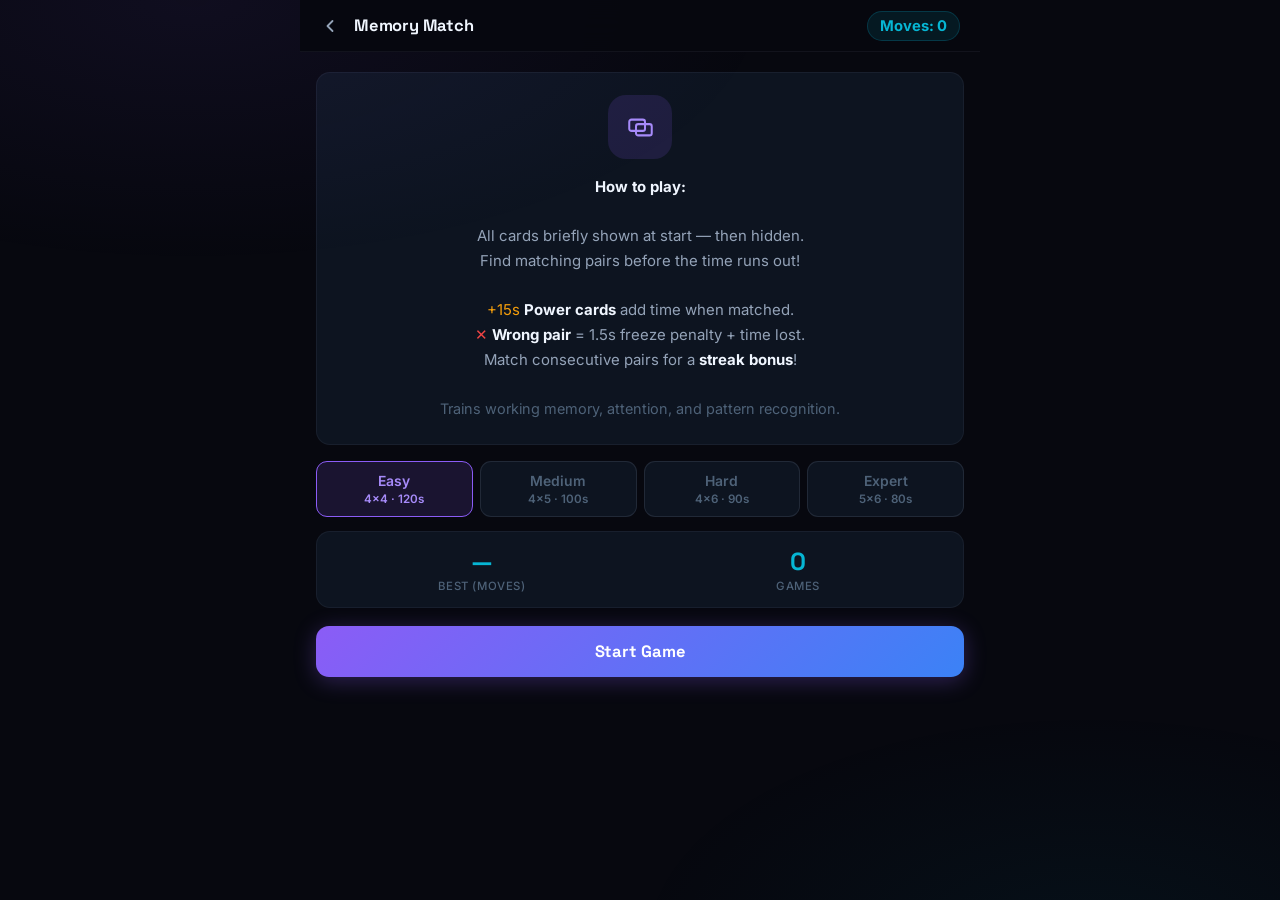
<file: games/memory-match.html>
<!DOCTYPE html>
<html lang="en">
<head>
  <meta charset="UTF-8">
  <meta name="viewport" content="width=device-width, initial-scale=1.0, maximum-scale=1.0">
  <title>Memory Match – Brain Spark</title>
  <link rel="stylesheet" href="../style.css">
  <link rel="preconnect" href="https://fonts.googleapis.com">
  <link rel="preconnect" href="https://fonts.gstatic.com" crossorigin>
  <link href="https://fonts.googleapis.com/css2?family=Inter:wght@400;500;600;700;800&family=Space+Grotesk:wght@500;600;700;800&display=swap" rel="stylesheet">
  <style>
    .card-grid {
      display: grid;
      gap: 7px;
      margin-bottom: 14px;
    }
    .g4 { grid-template-columns: repeat(4, 1fr); }
    .g5 { grid-template-columns: repeat(5, 1fr); }
    .g6 { grid-template-columns: repeat(6, 1fr); }

    .mem-card {
      aspect-ratio: 1;
      perspective: 600px;
      cursor: pointer;
    }
    .card-inner {
      width:100%; height:100%;
      position:relative;
      transform-style: preserve-3d;
      transition: transform 0.42s cubic-bezier(0.4,0,0.2,1);
      border-radius: 12px;
    }
    .mem-card.flipped .card-inner,
    .mem-card.matched .card-inner { transform: rotateY(180deg); }

    .card-front, .card-back {
      position:absolute; inset:0;
      border-radius:12px;
      backface-visibility:hidden;
      display:flex; align-items:center; justify-content:center;
    }
    .card-front {
      background: linear-gradient(135deg, var(--violet), #a78bfa);
      font-size: 1.2rem; color:white;
      box-shadow: 0 3px 12px rgba(139,92,246,0.35);
    }
    .card-back {
      background: var(--surface-2);
      border: 1px solid var(--border-2);
      font-size: 1.5rem;
      transform: rotateY(180deg);
    }
    .mem-card.matched .card-back {
      background: var(--green-dim);
      border-color: var(--green);
      animation: matchPop 0.4s cubic-bezier(0.34,1.56,0.64,1);
    }
    .mem-card.locked .card-front { background: linear-gradient(135deg, var(--red), var(--orange)); }
    .mem-card.power .card-back { background: var(--amber-dim); border-color: var(--amber); }
    .mem-card.power .card-front::after { content:'+'; font-size:0.75rem; font-weight:800; color:rgba(255,255,255,0.9); position:absolute; top:4px; right:6px; }

    @keyframes matchPop {
      0%{transform:rotateY(180deg) scale(1)}
      50%{transform:rotateY(180deg) scale(1.14)}
      100%{transform:rotateY(180deg) scale(1)}
    }

    .streak-line {
      display:flex; align-items:center; gap:8px; margin-bottom:11px;
    }
    .streak-dots { display:flex; gap:5px; flex:1; }
    .streak-dot {
      width:16px; height:16px; border-radius:50%;
      background: var(--border-2); transition:background 0.25s, transform 0.25s;
    }
    .streak-dot.on    { background: var(--amber); transform:scale(1.2); }
    .streak-dot.bonus { background: var(--cyan);  transform:scale(1.3); animation:bonusBounce 0.4s; }
    @keyframes bonusBounce { 0%,100%{transform:scale(1.3)} 50%{transform:scale(1.5)} }
    .streak-label { font-size:0.76rem; color:var(--text-3); font-weight:600; }

    .peek-banner {
      position:absolute; inset:0; border-radius:14px;
      background:rgba(139,92,246,0.65); backdrop-filter:blur(4px); z-index:10;
      display:flex; align-items:center; justify-content:center;
      flex-direction:column; gap:8px; color:white;
      font-weight:800; pointer-events:none;
    }
    .peek-countdown { font-size:3rem; font-weight:800; font-family:'Space Grotesk',sans-serif; }
    .peek-text { font-size:0.9rem; opacity:0.9; }
    .peek-bar-wrap { width:70%; background:rgba(255,255,255,0.25); height:6px; border-radius:6px; overflow:hidden; }
    .peek-bar { height:100%; background:rgba(255,255,255,0.9); border-radius:6px; transition:width 0.1s linear; }

    .arena { position:relative; }

    .freeze-msg {
      position:fixed; top:65px; left:50%; transform:translateX(-50%);
      background: var(--red); color:white; padding:7px 18px; border-radius:50px;
      font-weight:700; font-size:0.88rem;
      opacity:0; transition:opacity 0.2s; pointer-events:none; z-index:200;
    }
    .freeze-msg.show { opacity:1; }

    .time-popup {
      position:fixed; top:65px; left:50%; transform:translateX(-50%);
      background: var(--green); color:white; padding:7px 18px; border-radius:50px;
      font-weight:700; font-size:0.88rem;
      opacity:0; transition:opacity 0.2s; pointer-events:none; z-index:200;
    }
    .time-popup.show { opacity:1; animation:floatUp 1s forwards; }
    @keyframes floatUp { 0%{opacity:1;transform:translateX(-50%) translateY(0)} 100%{opacity:0;transform:translateX(-50%) translateY(-28px)} }

    .timer-row { display:flex; gap:10px; align-items:center; margin-bottom:11px; }
    .timer-label { font-size:0.8rem; font-weight:600; color:var(--text-3); min-width:36px; font-family:'Space Grotesk',sans-serif; }
    .timer-track { flex:1; height:8px; background:var(--border-2); border-radius:8px; overflow:hidden; }
    .timer-fill {
      height:100%; border-radius:8px;
      background:linear-gradient(90deg, var(--green), var(--cyan));
      transition:width 1s linear, background 0.4s;
    }
    .timer-fill.urgent { background:linear-gradient(90deg, var(--red), var(--orange)); }

    .level-select { display:flex; gap:7px; margin-bottom:14px; flex-wrap:wrap; }
    .level-btn {
      flex:1; min-width:78px; padding:10px 6px;
      border:1px solid var(--border-2); border-radius:11px;
      background: var(--surface); font-family:'Inter',sans-serif; font-size:0.82rem;
      font-weight:600; cursor:pointer; color:var(--text-3); transition:all 0.15s; text-align:center;
    }
    .level-btn.active { border-color: var(--violet); background: var(--violet-dim); color: #a78bfa; }
  </style>
</head>
<body>
<div class="game-page">
  <div class="game-header">
    <a href="../index.html" class="back-btn"><svg width="20" height="20" viewBox="0 0 24 24" fill="none" stroke="currentColor" stroke-width="2.2" stroke-linecap="round" stroke-linejoin="round"><path d="M15 18l-6-6 6-6"/></svg></a>
    <span class="game-title">Memory Match</span>
    <span class="game-score-header" id="headerScore">Moves: 0</span>
  </div>

  <div class="game-body">
    <div id="introScreen">
      <div class="instruction-card">
        <div style="margin-bottom:16px;display:flex;justify-content:center;"><div class="icon-box ic-violet ic" style="width:64px;height:64px;border-radius:18px;"><svg width="32" height="32" viewBox="0 0 24 24" fill="none" stroke="currentColor" stroke-width="1.8" stroke-linecap="round" stroke-linejoin="round"><rect x="2" y="5" width="14" height="10" rx="2"/><rect x="8" y="9" width="14" height="10" rx="2"/></svg></div></div>
        <strong>How to play:</strong><br><br>
        All cards briefly shown at start — then hidden.<br>
        Find matching pairs before the time runs out!<br><br>
        <span style="color:var(--amber)">+15s</span> <strong>Power cards</strong> add time when matched.<br>
        <span style="color:var(--red)">✕</span> <strong>Wrong pair</strong> = 1.5s freeze penalty + time lost.<br>
        Match consecutive pairs for a <strong>streak bonus</strong>!<br><br>
        <em style="font-size:0.85rem;color:var(--text-3);">Trains working memory, attention, and pattern recognition.</em>
      </div>
      <div class="level-select">
        <button class="level-btn active" onclick="setLevel(1,this)">Easy<br><small>4×4 · 120s</small></button>
        <button class="level-btn" onclick="setLevel(2,this)">Medium<br><small>4×5 · 100s</small></button>
        <button class="level-btn" onclick="setLevel(3,this)">Hard<br><small>4×6 · 90s</small></button>
        <button class="level-btn" onclick="setLevel(4,this)">Expert<br><small>5×6 · 80s</small></button>
      </div>
      <div class="score-bar">
        <div class="score-item"><div class="score-num" id="bestMoves">—</div><div class="score-label">Best (moves)</div></div>
        <div class="score-item"><div class="score-num" id="totalGames">0</div><div class="score-label">Games</div></div>
      </div>
      <button class="big-btn" onclick="startGame()">Start Game</button>
    </div>

    <div id="gameScreen" style="display:none;">
      <div class="score-bar">
        <div class="score-item"><div class="score-num" id="movesDisplay">0</div><div class="score-label">Moves</div></div>
        <div class="score-item"><div class="score-num" id="matchedDisplay">0</div><div class="score-label">Matched</div></div>
        <div class="score-item"><div class="score-num" id="timeDisplay">120</div><div class="score-label">Seconds</div></div>
      </div>
      <div class="timer-row">
        <span class="timer-label" id="timerLbl">2:00</span>
        <div class="timer-track"><div class="timer-fill" id="timerFill" style="width:100%"></div></div>
      </div>
      <div class="streak-line">
        <span class="streak-label">Streak:</span>
        <div class="streak-dots" id="streakDots"></div>
      </div>
      <div class="arena">
        <div class="card-grid g4" id="cardGrid"></div>
        <div class="peek-banner" id="peekBanner" style="display:none;">
          <div class="peek-text">Memorise the cards!</div>
          <div class="peek-countdown" id="peekCount">3</div>
          <div class="peek-bar-wrap"><div class="peek-bar" id="peekBar" style="width:100%"></div></div>
        </div>
      </div>
    </div>
  </div>

  <div class="freeze-msg" id="freezeMsg">Frozen! Wrong pair!</div>
  <div class="time-popup" id="timePopup">⭐ +15 seconds!</div>

  <div class="result-overlay" id="resultOverlay">
    <div class="result-box">
      <div class="result-emoji" id="resultEmoji">🎉</div>
      <h2 id="resultTitle">All matched!</h2>
      <p id="resultMsg"></p>
      <div class="result-actions">
        <button class="big-btn" onclick="startGame()">Play Again</button>
        <a href="../index.html" class="big-btn orange" style="text-decoration:none;display:block;padding:18px;">Home</a>
      </div>
    </div>
  </div>
</div>

<script>
// Categories of thematically grouped emojis for harder matching
const POOLS = {
  animals: ['🐶','🐱','🐻','🦊','🐨','🐯','🦁','🐸','🐵','🐘','🦒','🦓','🐬','🦋','🦅'],
  food:    ['🍎','🍊','🍋','🍇','🍓','🍑','🥝','🍒','🥭','🍍','🍌','🍉','🥑','🍕','🍦'],
  objects: ['⭐','🌈','🎵','🎨','🎭','🎃','🎈','🎯','🏆','🎸','🌙','💎','🔮','🎪','🧩'],
  nature:  ['🌸','🌺','🌻','🌹','🌷','🌼','🌿','🍀','🎋','🌵','🌴','🍁','🌾','🌊','🏔️']
};

const LEVELS = {
  1:{pairs:8, cols:4, time:120, peek:3, colClass:'g4'},
  2:{pairs:10,cols:4, time:100, peek:2.5,colClass:'g4'},  // 4×5 using g4 with extra row
  3:{pairs:12,cols:6, time:90,  peek:2,  colClass:'g6'},
  4:{pairs:15,cols:5, time:80,  peek:1.5,colClass:'g5'}
};

let selectedLevel=1, flipped=[], matched=[], moves=0, canFlip=true;
let timeLeft=120, timeLimit=120, timerInterval=null;
let streak=0, totalPairs=0, frozen=false;

function setLevel(l,btn){
  selectedLevel=l;
  document.querySelectorAll('.level-btn').forEach(b=>b.classList.remove('active'));
  btn.classList.add('active');
}
function getStats(){return JSON.parse(localStorage.getItem('mm2_stats')||'{}');}
function saveStats(){
  const st=getStats();
  const key='best_l'+selectedLevel;
  if(!st[key]||moves<st[key])st[key]=moves;
  st.games=(st.games||0)+1;
  localStorage.setItem('mm2_stats',JSON.stringify(st));
  const today=new Date().toDateString();
  let g=JSON.parse(localStorage.getItem('brainSpark')||'{}');
  if(g.lastDate===today){g.gamesPlayed=(g.gamesPlayed||0)+1;localStorage.setItem('brainSpark',JSON.stringify(g));}
}
function init(){
  const st=getStats();
  const b=st['best_l'+selectedLevel];
  document.getElementById('bestMoves').textContent=b?b+' mvs':'—';
  document.getElementById('totalGames').textContent=st.games||0;
}
function shuffle(a){return[...a].sort(()=>Math.random()-0.5);}

function startGame(){
  flipped=[];matched=[];moves=0;canFlip=true;streak=0;frozen=false;
  clearInterval(timerInterval);
  document.getElementById('introScreen').style.display='none';
  document.getElementById('resultOverlay').classList.remove('show');
  document.getElementById('gameScreen').style.display='';

  const cfg=LEVELS[selectedLevel];
  timeLeft=cfg.time; timeLimit=cfg.time;
  totalPairs=cfg.pairs;

  // Build deck from multiple categories
  const allEmoji=shuffle([...POOLS.animals,...POOLS.food,...POOLS.objects,...POOLS.nature]);
  const chosen=allEmoji.slice(0,cfg.pairs-1); // -1 for power card pair
  const powerEmoji='⭐';
  const deck=shuffle([...chosen,powerEmoji,...chosen,powerEmoji]);

  const grid=document.getElementById('cardGrid');
  grid.className='card-grid '+cfg.colClass;
  grid.innerHTML='';
  deck.forEach((e,i)=>{
    const card=document.createElement('div');
    card.className='mem-card'+(e===powerEmoji?' power':'');
    card.dataset.emoji=e;
    card.dataset.index=i;
    card.innerHTML=`<div class="card-inner"><div class="card-front">?</div><div class="card-back">${e}</div></div>`;
    card.addEventListener('click',()=>flipCard(card));
    grid.appendChild(card);
  });

  buildStreakDots();
  updateUI();
  doPeek(cfg.peek);
}

function doPeek(seconds){
  // Show all cards briefly
  const banner=document.getElementById('peekBanner');
  banner.style.display='flex';
  document.querySelectorAll('.mem-card').forEach(c=>c.classList.add('flipped'));
  canFlip=false;

  const bar=document.getElementById('peekBar');
  const countEl=document.getElementById('peekCount');
  let elapsed=0;
  const interval=50;
  const total=seconds*1000;
  const tick=setInterval(()=>{
    elapsed+=interval;
    bar.style.width=Math.max(0,(1-elapsed/total)*100)+'%';
    countEl.textContent=Math.ceil((total-elapsed)/1000);
    if(elapsed>=total){
      clearInterval(tick);
      document.querySelectorAll('.mem-card').forEach(c=>c.classList.remove('flipped'));
      banner.style.display='none';
      canFlip=true;
      startTimer();
    }
  },interval);
}

function startTimer(){
  clearInterval(timerInterval);
  timerInterval=setInterval(()=>{
    if(frozen)return;
    timeLeft--;
    updateTimerUI();
    if(timeLeft<=0){clearInterval(timerInterval);saveStats();endGame(false);}
  },1000);
}

function updateTimerUI(){
  const m=Math.floor(timeLeft/60);
  const s=timeLeft%60;
  document.getElementById('timerLbl').textContent=m+':'+(s<10?'0':'')+s;
  const pct=timeLeft/timeLimit*100;
  const fill=document.getElementById('timerFill');
  fill.style.width=pct+'%';
  fill.classList.toggle('urgent',pct<25);
  document.getElementById('timeDisplay').textContent=timeLeft;
}

function flipCard(card){
  if(!canFlip||frozen)return;
  if(card.classList.contains('flipped')||card.classList.contains('matched'))return;
  if(flipped.length>=2)return;
  card.classList.add('flipped');
  flipped.push(card);
  if(flipped.length===2){moves++;updateUI();canFlip=false;setTimeout(checkMatch,600);}
}

function checkMatch(){
  const[a,b]=flipped;
  if(a.dataset.emoji===b.dataset.emoji){
    a.classList.replace('flipped','matched');
    b.classList.replace('flipped','matched');
    matched.push(a,b);
    streak++;
    buildStreakDots();

    if(a.classList.contains('power')){
      timeLeft=Math.min(timeLimit,timeLeft+15);
      showTimePopup();
      updateTimerUI();
    }
    if(matched.length===totalPairs*2){
      clearInterval(timerInterval);
      saveStats();
      setTimeout(()=>endGame(true),400);
      return;
    }
  } else {
    // Freeze penalty
    streak=0;
    buildStreakDots();
    a.classList.add('locked');b.classList.add('locked');
    showFreeze();
    frozen=true;
    setTimeout(()=>{
      a.classList.remove('flipped','locked');
      b.classList.remove('flipped','locked');
      frozen=false;
      canFlip=true;
    },1400);
    flipped=[];
    updateUI();
    return;
  }
  flipped=[];
  canFlip=true;
  updateUI();
}

function buildStreakDots(){
  const d=document.getElementById('streakDots');
  d.innerHTML='';
  for(let i=0;i<5;i++){
    const dot=document.createElement('div');
    dot.className='streak-dot'+(i<streak?(streak>=5&&i===4?' bonus':' on'):'');
    d.appendChild(dot);
  }
}

function updateUI(){
  document.getElementById('movesDisplay').textContent=moves;
  document.getElementById('matchedDisplay').textContent=matched.length/2;
  document.getElementById('headerScore').textContent='Moves: '+moves;
}

function showFreeze(){
  const m=document.getElementById('freezeMsg');
  m.classList.add('show');
  setTimeout(()=>m.classList.remove('show'),1300);
}
function showTimePopup(){
  const p=document.getElementById('timePopup');
  p.classList.remove('show');
  void p.offsetWidth;
  p.classList.add('show');
}

function endGame(won){
  const st=getStats();
  if(won){
    const eff=moves<=totalPairs+4?'🏆':moves<=totalPairs*2?'🌟':'💪';
    document.getElementById('resultEmoji').textContent=eff;
    document.getElementById('resultTitle').textContent=eff==='🏆'?'Perfect memory!':eff==='🌟'?'All matched!':'Done!';
    document.getElementById('resultMsg').textContent=`${moves} moves · ${timeLeft}s remaining\nBest (L${selectedLevel}): ${st['best_l'+selectedLevel]} moves`;
  } else {
    document.getElementById('resultEmoji').textContent='⏰';
    document.getElementById('resultTitle').textContent='Time\'s up!';
    document.getElementById('resultMsg').textContent=`Matched ${matched.length/2}/${totalPairs} pairs in ${moves} moves.`;
  }
  document.getElementById('resultOverlay').classList.add('show');
}

init();
</script>
</body>
</html>
</file>
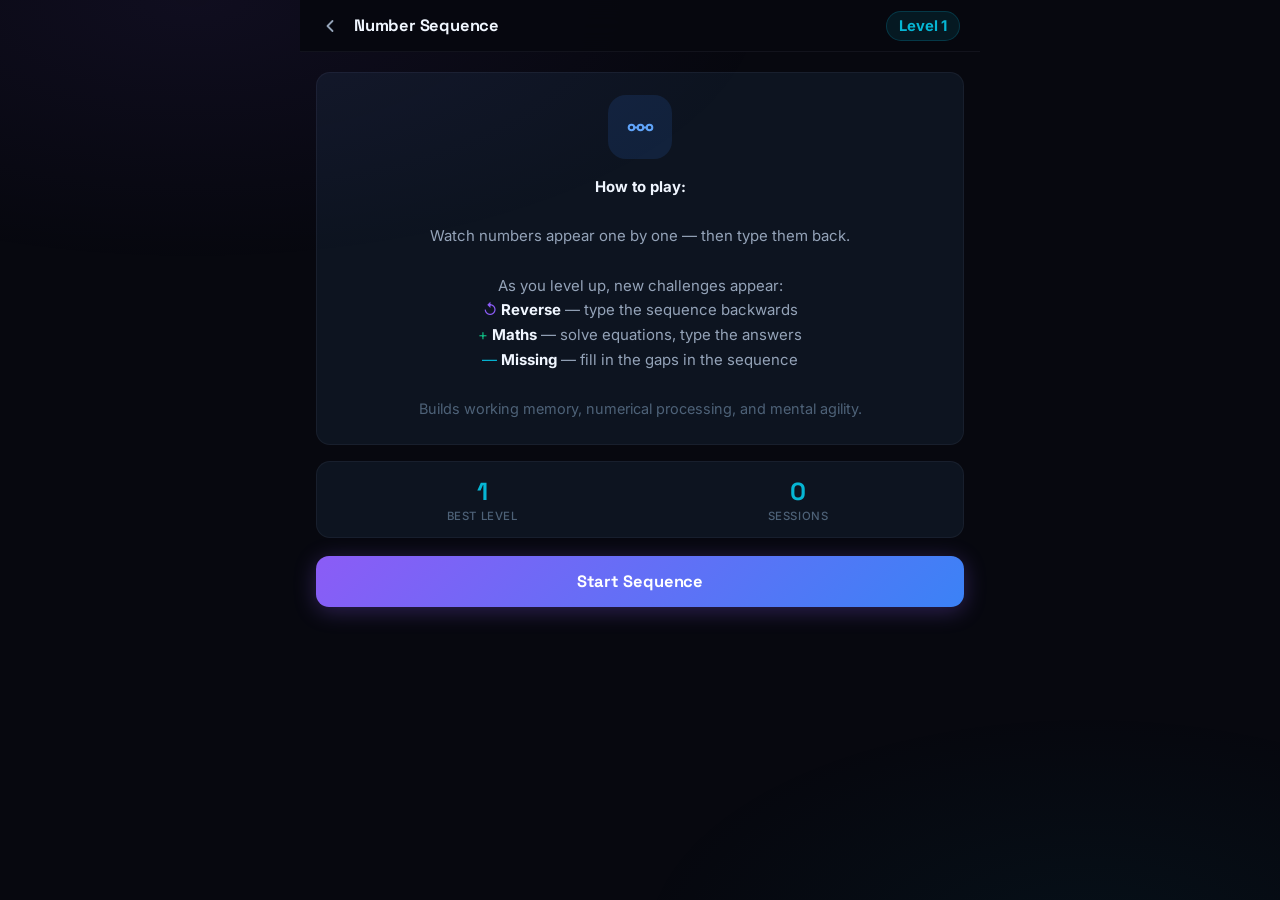
<file: games/number-sequence.html>
<!DOCTYPE html>
<html lang="en">
<head>
  <meta charset="UTF-8">
  <meta name="viewport" content="width=device-width, initial-scale=1.0, maximum-scale=1.0">
  <title>Number Sequence – Brain Spark</title>
  <link rel="stylesheet" href="../style.css">
  <link rel="preconnect" href="https://fonts.googleapis.com">
  <link rel="preconnect" href="https://fonts.gstatic.com" crossorigin>
  <link href="https://fonts.googleapis.com/css2?family=Inter:wght@400;500;600;700;800&family=Space+Grotesk:wght@500;600;700;800&display=swap" rel="stylesheet">
  <style>
    .display-box {
      border-radius: 18px;
      padding: 22px 16px;
      text-align: center;
      margin-bottom: 16px;
      min-height: 110px;
      display: flex; align-items: center; justify-content: center;
      flex-direction: column;
      position: relative; overflow: hidden;
      border: 1px solid var(--border-2);
    }
    .display-box.normal  { background: linear-gradient(135deg, #0f1f40, #162a55); }
    .display-box.reverse { background: linear-gradient(135deg, #3b0a0a, #6b1212); }
    .display-box.math    { background: linear-gradient(135deg, #0a1f3b, #0f3060); }
    .display-box.missing { background: linear-gradient(135deg, #0a2616, #0f3d20); }

    .display-number {
      font-size: 4rem; font-weight: 800; color: white;
      letter-spacing: 0.05em; min-height: 1.1em;
      animation: numPop 0.3s cubic-bezier(0.34,1.56,0.64,1);
      font-family: 'Space Grotesk', sans-serif;
    }
    @keyframes numPop { from{transform:scale(0.5);opacity:0} to{transform:scale(1);opacity:1} }

    .display-label {
      font-size: 0.82rem; opacity: 0.7; margin-top: 8px; font-weight: 500; color: white;
    }
    .display-mode-badge {
      position: absolute; top: 10px; right: 12px;
      background: rgba(255,255,255,0.15); color: rgba(255,255,255,0.9);
      font-size: 0.68rem; font-weight: 700; padding: 3px 10px; border-radius: 50px;
      letter-spacing: 0.5px;
    }

    .seq-dots {
      display: flex; justify-content: center; gap: 7px; margin-bottom: 13px; flex-wrap: wrap;
    }
    .seq-dot {
      width: 11px; height: 11px; border-radius: 50%;
      background: var(--border-2); transition: background 0.25s, transform 0.25s;
    }
    .seq-dot.shown { background: var(--violet); }
    .seq-dot.input { background: var(--amber); transform: scale(1.2); }
    .seq-dot.right { background: var(--green); }
    .seq-dot.wrong { background: var(--red); }

    .answer-row {
      display: flex; justify-content: center; gap: 7px;
      flex-wrap: wrap; min-height: 54px; margin-bottom: 14px; align-items: center;
    }
    .ans-slot {
      width: 44px; height: 52px;
      background: var(--surface-2); border: 1px solid var(--violet);
      border-radius: 11px; display: flex; align-items: center; justify-content: center;
      font-size: 1.35rem; font-weight: 800; color: var(--text);
      font-family: 'Space Grotesk', sans-serif;
    }
    .ans-slot.empty   { border-style: dashed; border-color: var(--border-2); color: var(--text-3); font-size:0.9rem; }
    .ans-slot.correct { background: var(--green-dim);  border-color: var(--green); }
    .ans-slot.wrong   { background: var(--red-dim);    border-color: var(--red); }
    .ans-slot.current { border-color: var(--amber); background: var(--amber-dim); animation: pulse 0.7s infinite alternate; }
    @keyframes pulse { from{transform:scale(1)} to{transform:scale(1.06)} }

    .numpad {
      display: grid; grid-template-columns: repeat(3,1fr);
      gap: 8px; max-width: 300px; margin: 0 auto;
    }
    .nk {
      height: 64px; background: var(--surface);
      border: 1px solid var(--border-2); border-radius: 13px;
      font-family: 'Space Grotesk', sans-serif; font-size: 1.5rem; font-weight: 700;
      color: var(--text); cursor: pointer;
      transition: transform 0.1s, background 0.1s, border-color 0.1s;
    }
    .nk:hover  { background: var(--surface-2); border-color: var(--violet); }
    .nk:active { transform: scale(0.91); background: var(--violet-dim); }
    .nk.del { font-size: 1.15rem; color: var(--red); border-color: var(--red-dim); }
    .nk.ok  { background: linear-gradient(135deg, var(--violet), var(--blue)); color: white; border-color: transparent; font-size: 0.95rem; font-weight: 700; box-shadow: 0 4px 18px rgba(139,92,246,0.3); }
    .nk.ok:active { filter: brightness(0.9); }
    .nk:disabled { opacity: 0.3; pointer-events: none; }

    .mode-announce {
      position: fixed; inset: 0; background: rgba(7,8,15,0.8);
      backdrop-filter: blur(8px);
      z-index: 300; display: none; align-items: center; justify-content: center;
    }
    .mode-announce.show { display: flex; }
    .mode-card {
      background: var(--surface-2); border: 1px solid var(--border-2);
      border-radius: 22px; padding: 32px 28px;
      text-align: center; max-width: 300px; width: 88%;
      animation: popIn 0.35s cubic-bezier(0.34,1.56,0.64,1);
      box-shadow: 0 24px 60px rgba(0,0,0,0.5);
    }
    @keyframes popIn { from{transform:scale(0.6);opacity:0} to{transform:scale(1);opacity:1} }
    .mode-card .m-icon { font-size: 3.5rem; margin-bottom: 10px; }
    .mode-card h3 { font-size: 1.35rem; font-weight: 800; margin-bottom: 8px; font-family:'Space Grotesk',sans-serif; color: var(--text); }
    .mode-card p  { color: var(--text-2); font-size: 0.9rem; margin-bottom: 18px; line-height: 1.55; }
  </style>
</head>
<body>
<div class="game-page">
  <div class="game-header">
    <a href="../index.html" class="back-btn"><svg width="20" height="20" viewBox="0 0 24 24" fill="none" stroke="currentColor" stroke-width="2.2" stroke-linecap="round" stroke-linejoin="round"><path d="M15 18l-6-6 6-6"/></svg></a>
    <span class="game-title">Number Sequence</span>
    <span class="game-score-header" id="headerScore">Level 1</span>
  </div>

  <div class="game-body">
    <div id="introScreen">
      <div class="instruction-card">
        <div style="margin-bottom:16px;display:flex;justify-content:center;"><div class="icon-box ic-blue ic" style="width:64px;height:64px;border-radius:18px;"><svg width="32" height="32" viewBox="0 0 24 24" fill="none" stroke="currentColor" stroke-width="1.8" stroke-linecap="round" stroke-linejoin="round"><circle cx="4" cy="12" r="2.5"/><circle cx="12" cy="12" r="2.5"/><circle cx="20" cy="12" r="2.5"/><line x1="6.5" y1="12" x2="9.5" y2="12"/><line x1="14.5" y1="12" x2="17.5" y2="12"/></svg></div></div>
        <strong>How to play:</strong><br><br>
        Watch numbers appear one by one — then type them back.<br><br>
        As you level up, new challenges appear:<br>
        <span style="color:var(--violet)">↺</span> <strong>Reverse</strong> — type the sequence backwards<br>
        <span style="color:var(--green)">+</span> <strong>Maths</strong> — solve equations, type the answers<br>
        <span style="color:var(--cyan)">—</span> <strong>Missing</strong> — fill in the gaps in the sequence<br><br>
        <em style="font-size:0.85rem;color:var(--text-3);">Builds working memory, numerical processing, and mental agility.</em>
      </div>
      <div class="score-bar">
        <div class="score-item"><div class="score-num" id="bestLevel">1</div><div class="score-label">Best Level</div></div>
        <div class="score-item"><div class="score-num" id="totalNS">0</div><div class="score-label">Sessions</div></div>
      </div>
      <button class="big-btn" onclick="startGame()">Start Sequence</button>
    </div>

    <div id="gameScreen" style="display:none;">
      <div class="score-bar">
        <div class="score-item"><div class="score-num" id="levelDisplay">1</div><div class="score-label">Level</div></div>
        <div class="score-item"><div class="score-num" id="lengthDisplay">3</div><div class="score-label">Length</div></div>
        <div class="score-item"><div class="score-num" id="livesNS">❤️❤️❤️</div><div class="score-label">Lives</div></div>
      </div>

      <div class="seq-dots" id="seqDots"></div>

      <div class="display-box normal" id="displayBox">
        <div class="display-mode-badge" id="modeBadge">NORMAL</div>
        <div class="display-number" id="displayNumber">?</div>
        <div class="display-label" id="displayLabel">Get ready…</div>
      </div>

      <div class="answer-row" id="answerRow"></div>

      <div class="numpad">
        <button class="nk" onclick="inp(1)">1</button>
        <button class="nk" onclick="inp(2)">2</button>
        <button class="nk" onclick="inp(3)">3</button>
        <button class="nk" onclick="inp(4)">4</button>
        <button class="nk" onclick="inp(5)">5</button>
        <button class="nk" onclick="inp(6)">6</button>
        <button class="nk" onclick="inp(7)">7</button>
        <button class="nk" onclick="inp(8)">8</button>
        <button class="nk" onclick="inp(9)">9</button>
        <button class="nk del" onclick="del()">⌫</button>
        <button class="nk" onclick="inp(0)">0</button>
        <button class="nk ok" onclick="submit()">OK ✓</button>
      </div>
    </div>
  </div>

  <!-- Mode announcement popup -->
  <div class="mode-announce" id="modeAnnounce">
    <div class="mode-card">
      <div class="m-icon" id="modeIcon">↺</div>
      <h3 id="modeTitle">Reverse Mode!</h3>
      <p id="modeDesc">Type the sequence backwards this time.</p>
      <button class="big-btn" onclick="dismissMode()">Got it!</button>
    </div>
  </div>

  <div class="result-overlay" id="resultOverlay">
    <div class="result-box">
      <div class="result-emoji" id="resultEmoji">🎉</div>
      <h2 id="resultTitle">Great memory!</h2>
      <p id="resultMsg"></p>
      <div class="result-actions">
        <button class="big-btn" onclick="startGame()">Play Again</button>
        <a href="../index.html" class="big-btn orange" style="text-decoration:none;display:block;padding:18px;">Home</a>
      </div>
    </div>
  </div>
</div>

<script>
let level=1, lives=3, sequence=[], answers=[], userInput=[], showing=false;
let mode='normal'; // normal, reverse, math, missing
let mathEquations=[], missingIndices=[];
let pendingModeAnnounce=null;

const BASE_LEN=3;
function seqLen(){ return BASE_LEN+Math.floor((level-1)/2); }
function showSpeed(){ return Math.max(400,1000-level*45); }

function getStats(){return JSON.parse(localStorage.getItem('ns2_stats')||'{"best":1,"sessions":0}');}
function saveStats(){
  const st=getStats();
  if(level>st.best)st.best=level;
  st.sessions=(st.sessions||0)+1;
  localStorage.setItem('ns2_stats',JSON.stringify(st));
  const today=new Date().toDateString();
  let g=JSON.parse(localStorage.getItem('brainSpark')||'{}');
  if(g.lastDate===today){g.gamesPlayed=(g.gamesPlayed||0)+1;localStorage.setItem('brainSpark',JSON.stringify(g));}
}
function init(){
  const st=getStats();
  document.getElementById('bestLevel').textContent=st.best;
  document.getElementById('totalNS').textContent=st.sessions;
}

function pickMode(){
  if(level<4)return'normal';
  if(level<7){return level%2===0?'reverse':'normal';}
  const r=Math.random();
  if(r<0.3)return'reverse';
  if(r<0.5)return'math';
  if(r<0.65)return'missing';
  return'normal';
}

function startGame(){
  level=1;lives=3;userInput=[];showing=false;
  document.getElementById('introScreen').style.display='none';
  document.getElementById('resultOverlay').classList.remove('show');
  document.getElementById('gameScreen').style.display='';
  setInputEnabled(false);
  nextRound();
}

function nextRound(){
  if(lives<=0){saveStats();endGame();return;}
  userInput=[];
  mode=pickMode();
  sequence=Array.from({length:seqLen()},()=>Math.floor(Math.random()*10));
  answers=[...sequence];

  if(mode==='reverse') answers=[...sequence].reverse();
  if(mode==='math'){
    // Generate simple arithmetic: a+b, a-b
    mathEquations=sequence.map(n=>{
      const a=Math.floor(Math.random()*9)+1;
      const b=n>=a?n-a:Math.floor(Math.random()*n)+n; // ensure answer=n
      const op=n>=a?'+':'-';
      return op==='+'?{text:`${a}+${n-a}`,ans:n}:{text:`${n+Math.floor(Math.random()*5)+1}-${Math.floor(Math.random()*5)+1}`,ans:null};
    });
    // Simpler: just a+b=? where b random 1-5
    mathEquations=sequence.map(n=>{
      const b=Math.floor(Math.random()*4)+1;
      const a=n+b;
      return{text:`${a} − ${b}`,ans:n};
    });
    answers=mathEquations.map(e=>e.ans);
  }
  if(mode==='missing'){
    // Show sequence with some slots hidden (? marks), user fills in blanks
    const numMissing=Math.max(1,Math.floor(seqLen()/2));
    const allIdx=Array.from({length:seqLen()},(_,i)=>i);
    missingIndices=allIdx.sort(()=>Math.random()-0.5).slice(0,numMissing).sort((a,b)=>a-b);
    answers=sequence.filter((_,i)=>missingIndices.includes(i));
  }

  updateUI();
  buildSeqDots();
  updateModeUI();

  if(needsAnnouncement()){
    announceModeAndThen(()=>playShowPhase());
  } else {
    playShowPhase();
  }
}

function needsAnnouncement(){
  return (mode==='reverse'&&level===4)||(mode==='math'&&level===7)||(mode==='missing'&&level===9);
}

const MODES_INFO={
  reverse:{icon:'↺',title:'Reverse Mode!',desc:'Watch the sequence, then type it BACKWARDS.',color:'normal'},
  math:{icon:'+',title:'Maths Mode!',desc:'Solve each equation and type all the answers in order.',color:'normal'},
  missing:{icon:'—',title:'Missing Mode!',desc:'See the sequence with gaps — type only the missing numbers!',color:'normal'},
};

function announceModeAndThen(cb){
  const info=MODES_INFO[mode];
  if(!info){cb();return;}
  document.getElementById('modeIcon').textContent=info.icon;
  document.getElementById('modeTitle').textContent=info.title;
  document.getElementById('modeDesc').textContent=info.desc;
  document.getElementById('modeAnnounce').classList.add('show');
  pendingModeAnnounce=cb;
}
function dismissMode(){
  document.getElementById('modeAnnounce').classList.remove('show');
  if(pendingModeAnnounce){pendingModeAnnounce();pendingModeAnnounce=null;}
}

function updateModeUI(){
  const box=document.getElementById('displayBox');
  const badge=document.getElementById('modeBadge');
  const modeMap={
    normal:['display-box normal','NORMAL'],
    reverse:['display-box reverse','REVERSE ↩'],
    math:['display-box math','MATHS +'],
    missing:['display-box missing','MISSING —']
  };
  box.className=modeMap[mode][0];
  badge.textContent=modeMap[mode][1];
}

function playShowPhase(){
  showing=true;
  setInputEnabled(false);
  setLabel('Watch carefully…');
  setNum('…');
  buildSeqDots();

  if(mode==='missing'){
    // Show full sequence but blank the missing ones
    let i=0;
    function showNext(){
      if(i<sequence.length){
        dotActivate(i);
        if(missingIndices.includes(i)){
          setNum('?'); // show blank
        } else {
          setNum(sequence[i]);
        }
        setTimeout(()=>{setNum(''); setTimeout(()=>{i++;showNext();},150);},showSpeed());
      } else {
        showing=false;
        setLabel('Type the '+answers.length+' missing numbers');
        setNum('?');
        setInputEnabled(true);
        renderAnswerRow();
      }
    }
    setTimeout(showNext,500);
    return;
  }

  if(mode==='math'){
    let i=0;
    function showEq(){
      if(i<mathEquations.length){
        dotActivate(i);
        setNum(mathEquations[i].text);
        setTimeout(()=>{setNum(''); setTimeout(()=>{i++;showEq();},200);},showSpeed()+200);
      } else {
        showing=false;
        setLabel('Type all '+answers.length+' answers in order');
        setNum('?');
        setInputEnabled(true);
        renderAnswerRow();
      }
    }
    setTimeout(showEq,500);
    return;
  }

  // normal / reverse
  let i=0;
  function showNext(){
    if(i<sequence.length){
      dotActivate(i);
      setNum(sequence[i]);
      setTimeout(()=>{setNum(''); setTimeout(()=>{i++;showNext();},150);},showSpeed());
    } else {
      showing=false;
      const hint=mode==='reverse'?'Type it BACKWARDS ↩':'Type the sequence';
      setLabel(hint);
      setNum(mode==='reverse'?'↩':'→');
      setInputEnabled(true);
      renderAnswerRow();
    }
  }
  setTimeout(showNext,500);
}

function dotActivate(i){
  const dots=document.querySelectorAll('.seq-dot');
  if(dots[i])dots[i].classList.add('shown');
}

function buildSeqDots(){
  const d=document.getElementById('seqDots');
  d.innerHTML='';
  const count=mode==='missing'?answers.length:seqLen();
  for(let i=0;i<count;i++){
    const dot=document.createElement('div');
    dot.className='seq-dot';
    d.appendChild(dot);
  }
}

function renderAnswerRow(){
  const row=document.getElementById('answerRow');
  row.innerHTML='';
  for(let i=0;i<answers.length;i++){
    const s=document.createElement('div');
    s.className='ans-slot'+(i>=userInput.length?i===userInput.length?' current':' empty':'');
    s.textContent=i<userInput.length?userInput[i]:'_';
    s.id='slot_'+i;
    row.appendChild(s);
  }
}

function inp(d){
  if(showing||userInput.length>=answers.length)return;
  userInput.push(d);
  renderAnswerRow();
  if(userInput.length===answers.length)setTimeout(submit,300);
}
function del(){
  if(showing)return;
  userInput.pop();
  renderAnswerRow();
}

function submit(){
  if(showing||userInput.length<answers.length)return;
  setInputEnabled(false);
  const correct=userInput.every((v,i)=>v===answers[i]);

  // Show result in slots
  const slots=document.querySelectorAll('.ans-slot');
  slots.forEach((s,i)=>{
    s.classList.remove('current','empty');
    s.textContent=answers[i];
    s.classList.add(userInput[i]===answers[i]?'correct':'wrong');
  });
  // Show correct sequence
  setNum(correct?'✓':'✗');
  setLabel(correct?'Correct!':'The answer was: '+answers.join(' '));

  if(correct){
    level++;
  } else {
    lives--;
    updateUI();
    if(lives<=0){saveStats();setTimeout(endGame,1200);return;}
  }
  setTimeout(nextRound,1300);
}

function updateUI(){
  document.getElementById('levelDisplay').textContent=level;
  document.getElementById('lengthDisplay').textContent=seqLen();
  document.getElementById('livesNS').textContent='❤️'.repeat(Math.max(0,lives));
  document.getElementById('headerScore').textContent='Level '+level;
}
function setNum(t){
  const el=document.getElementById('displayNumber');
  el.textContent=t;
  el.style.animation='none';
  void el.getBoundingClientRect();
  el.style.animation='';
}
function setLabel(t){document.getElementById('displayLabel').textContent=t;}
function setInputEnabled(on){
  document.querySelectorAll('.nk').forEach(b=>{b.disabled=!on;});
}

function endGame(){
  const st=getStats();
  document.getElementById('resultEmoji').textContent=level>=10?'🧠':level>=6?'🌟':'💪';
  document.getElementById('resultTitle').textContent=level>=10?'Phenomenal!':level>=6?'Sharp mind!':'Good try!';
  document.getElementById('resultMsg').textContent=`Reached Level ${level} (sequences of ${seqLen()} digits)\nBest ever: Level ${st.best}`;
  document.getElementById('resultOverlay').classList.add('show');
}

init();
</script>
</body>
</html>
</file>
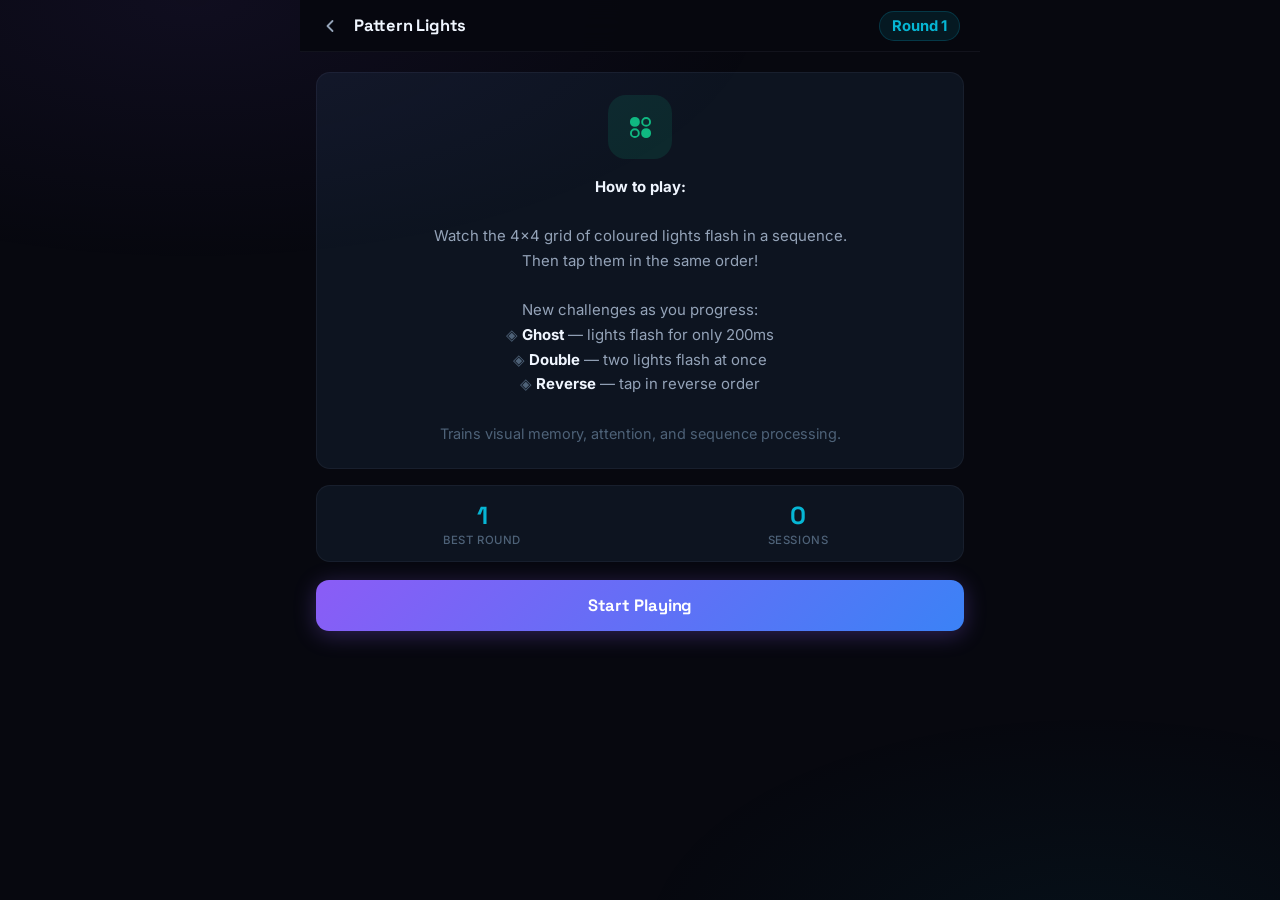
<file: games/pattern-lights.html>
<!DOCTYPE html>
<html lang="en">
<head>
  <meta charset="UTF-8">
  <meta name="viewport" content="width=device-width, initial-scale=1.0, maximum-scale=1.0">
  <title>Pattern Lights – Brain Spark</title>
  <link rel="stylesheet" href="../style.css">
  <link rel="preconnect" href="https://fonts.googleapis.com">
  <link rel="preconnect" href="https://fonts.gstatic.com" crossorigin>
  <link href="https://fonts.googleapis.com/css2?family=Inter:wght@400;500;600;700;800&family=Space+Grotesk:wght@500;600;700;800&display=swap" rel="stylesheet">
  <style>
    .lights-grid {
      display: grid;
      grid-template-columns: repeat(4, 1fr);
      gap: 10px;
      max-width: 360px;
      margin: 0 auto 20px;
    }
    .light-btn {
      aspect-ratio: 1;
      border-radius: 18px;
      border: none;
      cursor: pointer;
      position: relative;
      overflow: hidden;
      box-shadow: 0 4px 14px rgba(0,0,0,0.14);
      transition: transform 0.1s;
    }
    .light-btn::before {
      content: '';
      position: absolute; inset: 0;
      background: rgba(0,0,0,0.35);
      border-radius: inherit;
      transition: opacity 0.15s;
    }
    .light-btn.lit::before  { opacity: 0; }
    .light-btn:active { transform: scale(0.91); }

    .light-btn.pulse {
      animation: lightPulse 0.38s ease;
    }
    @keyframes lightPulse {
      0%   { transform: scale(1);    filter: brightness(1); }
      45%  { transform: scale(1.09); filter: brightness(2.2); }
      100% { transform: scale(1);    filter: brightness(1); }
    }
    .light-btn.correct-flash { animation: correctPulse 0.4s; }
    @keyframes correctPulse { 0%,100%{filter:brightness(1)} 50%{filter:brightness(2.5) saturate(1.8)} }
    .light-btn.wrong-shake   { animation: wrongShake 0.45s; }
    @keyframes wrongShake    { 0%,100%{transform:translateX(0)} 20%,60%{transform:translateX(-10px)} 40%,80%{transform:translateX(10px)} }

    /* Ripple on tap */
    .ripple {
      position: absolute; border-radius: 50%;
      background: rgba(255,255,255,0.5);
      transform: scale(0);
      animation: rippleAnim 0.5s linear;
      pointer-events: none;
    }
    @keyframes rippleAnim { to { transform: scale(4); opacity: 0; } }

    /* 16 distinct colours */
    .l0  { background: #e74c3c; }
    .l1  { background: #e67e22; }
    .l2  { background: #f1c40f; }
    .l3  { background: #2ecc71; }
    .l4  { background: #1abc9c; }
    .l5  { background: #3498db; }
    .l6  { background: #9b59b6; }
    .l7  { background: #e91e8c; }
    .l8  { background: #ff5722; }
    .l9  { background: #00bcd4; }
    .l10 { background: #8bc34a; }
    .l11 { background: #673ab7; }
    .l12 { background: #795548; }
    .l13 { background: #607d8b; }
    .l14 { background: #c0392b; }
    .l15 { background: #2980b9; }

    .status-msg {
      text-align: center; font-size: 1rem; font-weight: 700;
      color: var(--text); margin-bottom: 11px; min-height: 1.5em;
      font-family: 'Space Grotesk', sans-serif;
    }

    .mode-pill {
      display: inline-block; padding: 5px 15px; border-radius: 50px;
      font-size: 0.76rem; font-weight: 700; margin-bottom: 11px;
      letter-spacing: 0.3px;
    }
    .m-normal  { background: var(--violet-dim); color: #a78bfa; }
    .m-ghost   { background: rgba(139,92,246,0.2); color: #c4b5fd; }
    .m-double  { background: var(--amber-dim); color: #fbbf24; }
    .m-reverse { background: var(--red-dim); color: #f87171; }
    .m-dark    { background: var(--surface-3); color: var(--text-3); }

    .mode-area { text-align: center; }

    .round-track {
      display: flex; gap: 4px; justify-content: center;
      flex-wrap: wrap; margin-bottom: 13px;
    }
    .rt-seg {
      height: 7px; width: 17px; border-radius: 4px;
      background: var(--border-2); transition: background 0.3s;
    }
    .rt-seg.done   { background: var(--green); }
    .rt-seg.active { background: var(--violet); }
    .rt-seg.fail   { background: var(--red); }

    .step-info {
      text-align: center; font-size: 0.78rem;
      color: var(--text-3); font-weight: 600; margin-bottom: 9px;
    }

    .mode-announce {
      position:fixed; inset:0; background:rgba(7,8,15,0.82);
      backdrop-filter:blur(8px);
      z-index:300; display:none; align-items:center; justify-content:center;
    }
    .mode-announce.show { display:flex; }
    .mode-card {
      background: var(--surface-2); border: 1px solid var(--border-2);
      border-radius:22px; padding:32px 28px;
      text-align:center; max-width:300px; width:88%;
      animation:popIn 0.35s cubic-bezier(0.34,1.56,0.64,1);
      box-shadow: 0 24px 60px rgba(0,0,0,0.5);
    }
    @keyframes popIn { from{transform:scale(0.6);opacity:0} to{transform:scale(1);opacity:1} }
    .mode-card .m-icon { font-size:3.5rem; margin-bottom:10px; }
    .mode-card h3 { font-size:1.35rem; font-weight:800; margin-bottom:8px; font-family:'Space Grotesk',sans-serif; color:var(--text); }
    .mode-card p  { color:var(--text-2); font-size:0.9rem; margin-bottom:18px; line-height:1.55; }
  </style>
</head>
<body>
<div class="game-page">
  <div class="game-header">
    <a href="../index.html" class="back-btn"><svg width="20" height="20" viewBox="0 0 24 24" fill="none" stroke="currentColor" stroke-width="2.2" stroke-linecap="round" stroke-linejoin="round"><path d="M15 18l-6-6 6-6"/></svg></a>
    <span class="game-title">Pattern Lights</span>
    <span class="game-score-header" id="headerScore">Round 1</span>
  </div>

  <div class="game-body">
    <div id="introScreen">
      <div class="instruction-card">
        <div style="margin-bottom:16px;display:flex;justify-content:center;"><div class="icon-box ic-green ic" style="width:64px;height:64px;border-radius:18px;"><svg width="32" height="32" viewBox="0 0 24 24"><circle cx="7" cy="7" r="3.5" fill="currentColor"/><circle cx="17" cy="7" r="3.5" fill="none" stroke="currentColor" stroke-width="1.7"/><circle cx="7" cy="17" r="3.5" fill="none" stroke="currentColor" stroke-width="1.7"/><circle cx="17" cy="17" r="3.5" fill="currentColor"/></svg></div></div>
        <strong>How to play:</strong><br><br>
        Watch the 4×4 grid of coloured lights flash in a sequence.<br>
        Then tap them in the same order!<br><br>
        New challenges as you progress:<br>
        <span style="color:var(--text-3)">◈</span> <strong>Ghost</strong> — lights flash for only 200ms<br>
        <span style="color:var(--text-3)">◈</span> <strong>Double</strong> — two lights flash at once<br>
        <span style="color:var(--text-3)">◈</span> <strong>Reverse</strong> — tap in reverse order<br><br>
        <em style="font-size:0.85rem;color:var(--text-3);">Trains visual memory, attention, and sequence processing.</em>
      </div>
      <div class="score-bar">
        <div class="score-item"><div class="score-num" id="bestRound">1</div><div class="score-label">Best Round</div></div>
        <div class="score-item"><div class="score-num" id="totalPL">0</div><div class="score-label">Sessions</div></div>
      </div>
      <button class="big-btn" onclick="startGame()">Start Playing</button>
    </div>

    <div id="gameScreen" style="display:none;">
      <div class="score-bar">
        <div class="score-item"><div class="score-num" id="roundDisplay">1</div><div class="score-label">Round</div></div>
        <div class="score-item"><div class="score-num" id="stepsDisplay">1</div><div class="score-label">Sequence</div></div>
        <div class="score-item"><div class="score-num" id="livesPL">❤️❤️❤️</div><div class="score-label">Lives</div></div>
      </div>

      <div class="round-track" id="roundTrack"></div>

      <div class="mode-area">
        <span class="mode-pill m-normal" id="modePill">Normal Mode</span>
      </div>
      <div class="status-msg" id="statusMsg">Watch the lights…</div>
      <div class="step-info" id="stepInfo"></div>

      <div class="lights-grid" id="lightsGrid"></div>
    </div>
  </div>

  <!-- Mode announce -->
  <div class="mode-announce" id="modeAnnounce">
    <div class="mode-card">
      <div class="m-icon" id="modeAnIcon">◈</div>
      <h3 id="modeAnTitle">Ghost Mode!</h3>
      <p id="modeAnDesc">Lights flash for only 200ms — stay sharp!</p>
      <button class="big-btn" onclick="dismissMode()">Ready!</button>
    </div>
  </div>

  <div class="result-overlay" id="resultOverlay">
    <div class="result-box">
      <div class="result-emoji" id="resultEmoji">🎉</div>
      <h2 id="resultTitle">Pattern Master!</h2>
      <p id="resultMsg"></p>
      <div class="result-actions">
        <button class="big-btn" onclick="startGame()">Play Again</button>
        <a href="../index.html" class="big-btn orange" style="text-decoration:none;display:block;padding:18px;">Home</a>
      </div>
    </div>
  </div>
</div>

<script>
const NUM_LIGHTS = 16;
const MAX_ROUNDS = 25;

let pattern=[], userStep=0, round=0, lives=3, canInput=false;
let mode='normal', modeCallback=null;
let roundSegStates=[];

// Mode schedules: at which rounds do special modes kick in
function getMode(r){
  if(r<=3)return'normal';
  if(r===6)return'ghost';
  if(r===9)return'double';
  if(r===12)return'reverse';
  // From round 14+: mix
  const mix=['normal','normal','ghost','double','reverse','normal','ghost'];
  return mix[(r-13)%mix.length];
}

function flashDuration(r,m){
  const base=Math.max(250,750-r*25);
  if(m==='ghost')return Math.max(150,base*0.3);
  return base;
}
function interFlashGap(r){ return Math.max(80,250-r*8); }

function getStats(){return JSON.parse(localStorage.getItem('pl2_stats')||'{"best":1,"sessions":0}');}
function saveStats(){
  const st=getStats();
  if(round>st.best)st.best=round;
  st.sessions=(st.sessions||0)+1;
  localStorage.setItem('pl2_stats',JSON.stringify(st));
  const today=new Date().toDateString();
  let g=JSON.parse(localStorage.getItem('brainSpark')||'{}');
  if(g.lastDate===today){g.gamesPlayed=(g.gamesPlayed||0)+1;localStorage.setItem('brainSpark',JSON.stringify(g));}
}
function init(){
  const st=getStats();
  document.getElementById('bestRound').textContent=st.best;
  document.getElementById('totalPL').textContent=st.sessions;
}

function buildGrid(){
  const grid=document.getElementById('lightsGrid');
  grid.innerHTML='';
  for(let i=0;i<NUM_LIGHTS;i++){
    const btn=document.createElement('button');
    btn.className=`light-btn l${i}`;
    btn.id='light_'+i;
    btn.addEventListener('click',e=>userTap(i,e));
    grid.appendChild(btn);
  }
}

function startGame(){
  pattern=[];round=0;lives=3;canInput=false;roundSegStates=[];
  document.getElementById('introScreen').style.display='none';
  document.getElementById('resultOverlay').classList.remove('show');
  document.getElementById('gameScreen').style.display='';
  buildGrid();
  buildRoundTrack();
  nextRound();
}

function buildRoundTrack(){
  const t=document.getElementById('roundTrack');
  t.innerHTML='';
  const show=Math.min(MAX_ROUNDS,25);
  for(let i=0;i<show;i++){
    const s=document.createElement('div');
    s.className='rt-seg';
    s.id='seg_'+i;
    t.appendChild(s);
  }
}

function updateRoundTrack(){
  for(let i=0;i<MAX_ROUNDS;i++){
    const s=document.getElementById('seg_'+i);
    if(!s)continue;
    const st=roundSegStates[i]||'';
    s.className='rt-seg'+(st==='done'?' done':st==='fail'?' fail':i===round-1?' active':'');
  }
}

function pickNewLight(){
  // Avoid immediate repeat
  let l;
  do { l=Math.floor(Math.random()*NUM_LIGHTS); }
  while(pattern.length>0&&l===pattern[pattern.length-1]);
  return l;
}

function nextRound(){
  if(round>=MAX_ROUNDS||lives<=0){saveStats();endGame();return;}
  round++;
  userStep=0;
  canInput=false;

  const newMode=getMode(round);
  const modeChanged=newMode!==mode||[6,9,12].includes(round);
  mode=newMode;

  // Double: add 2 new lights; else add 1
  if(mode==='double'){
    pattern.push(pickNewLight(),pickNewLight());
  } else {
    pattern.push(pickNewLight());
  }

  updateUI();
  updateModeUI();
  updateRoundTrack();

  if(modeChanged&&[6,9,12].includes(round)){
    announceModeAndThen(()=>playSequence());
  } else {
    setTimeout(playSequence,600);
  }
}

const MODE_INFO={
  ghost: {icon:'◈',title:'Ghost Mode!',desc:'Lights now flash for only 200ms. Blink and you\'ll miss it!',pill:'m-ghost',label:'Ghost Mode'},
  double:{icon:'◈',title:'Double Mode!',desc:'Two lights flash simultaneously. Remember BOTH!',pill:'m-double',label:'Double Mode'},
  reverse:{icon:'↺',title:'Reverse Mode!',desc:'Tap the sequence BACKWARDS — from last to first.',pill:'m-reverse',label:'Reverse Mode'},
};

function updateModeUI(){
  const pill=document.getElementById('modePill');
  const info=MODE_INFO[mode];
  if(info){
    pill.className='mode-pill '+info.pill;
    pill.textContent=info.label;
  } else {
    pill.className='mode-pill m-normal';
    pill.textContent='Normal Mode';
  }
}

function announceModeAndThen(cb){
  const info=MODE_INFO[mode];
  if(!info){cb();return;}
  document.getElementById('modeAnIcon').textContent=info.icon;
  document.getElementById('modeAnTitle').textContent=info.title;
  document.getElementById('modeAnDesc').textContent=info.desc;
  document.getElementById('modeAnnounce').classList.add('show');
  modeCallback=cb;
}
function dismissMode(){
  document.getElementById('modeAnnounce').classList.remove('show');
  if(modeCallback){modeCallback();modeCallback=null;}
}

function flashLight(idx,dur,cb){
  const btn=document.getElementById('light_'+idx);
  if(!btn)return;
  btn.classList.add('pulse','lit');
  setTimeout(()=>{btn.classList.remove('pulse','lit');if(cb)setTimeout(cb,interFlashGap(round));},dur);
}

function playSequence(){
  canInput=false;
  setStatus('Watch carefully…');
  document.getElementById('stepInfo').textContent='';

  const dur=flashDuration(round,mode);
  let i=0;

  if(mode==='double'){
    // Play in pairs
    const pairs=[];
    for(let p=0;p<pattern.length;p+=2){
      if(p+1<pattern.length)pairs.push([pattern[p],pattern[p+1]]);
      else pairs.push([pattern[p]]);
    }
    function showPair(){
      if(i<pairs.length){
        const pair=pairs[i];
        pair.forEach(idx=>flashLight(idx,dur,null));
        setTimeout(()=>{i++;setTimeout(showPair,interFlashGap(round));},dur+50);
      } else {
        afterSequence();
      }
    }
    setTimeout(showPair,400);
    return;
  }

  function showNext(){
    if(i<pattern.length){
      flashLight(pattern[i],dur,()=>{i++;showNext();});
    } else {
      afterSequence();
    }
  }
  setTimeout(showNext,400);
}

function afterSequence(){
  canInput=true;
  const hint=mode==='reverse'?'↺ Tap BACKWARDS!':'Your turn!';
  setStatus(hint);
  updateStepInfo();
}

function userTap(idx,evt){
  if(!canInput)return;
  addRipple(idx,evt);
  flashLight(idx,200,null);

  const expectedPattern=mode==='reverse'?[...pattern].reverse():pattern;
  const expected=expectedPattern[userStep];

  if(idx===expected){
    document.getElementById('light_'+idx).classList.add('correct-flash');
    userStep++;
    updateStepInfo();
    if(userStep===pattern.length){
      canInput=false;
      roundSegStates[round-1]='done';
      setStatus('Perfect!');
      setTimeout(nextRound,700);
    }
  } else {
    canInput=false;
    document.getElementById('light_'+idx).classList.add('wrong-shake');
    lives--;
    roundSegStates[round-1]='fail';
    setStatus('Wrong! The next was light #'+(expected+1));
    updateUI();
    updateRoundTrack();
    setTimeout(()=>{
      if(lives<=0){saveStats();endGame();}
      else{userStep=0;setTimeout(playSequence,1000);}
    },1000);
  }
}

function addRipple(idx,evt){
  if(!evt)return;
  const btn=document.getElementById('light_'+idx);
  const rect=btn.getBoundingClientRect();
  const r=document.createElement('span');
  const size=Math.max(rect.width,rect.height);
  const x=(evt.clientX-rect.left)-size/2;
  const y=(evt.clientY-rect.top)-size/2;
  r.className='ripple';
  r.style.cssText=`width:${size}px;height:${size}px;left:${x}px;top:${y}px`;
  btn.appendChild(r);
  setTimeout(()=>r.remove(),500);
}

function updateStepInfo(){
  if(canInput){
    document.getElementById('stepInfo').textContent=
      userStep+' / '+pattern.length+' tapped'+(mode==='reverse'?' (reverse)':'');
  }
}

function updateUI(){
  document.getElementById('roundDisplay').textContent=round;
  document.getElementById('stepsDisplay').textContent=pattern.length;
  document.getElementById('livesPL').textContent='❤️'.repeat(Math.max(0,lives));
  document.getElementById('headerScore').textContent='Round '+round;
}
function setStatus(msg){document.getElementById('statusMsg').textContent=msg;}

function endGame(){
  const st=getStats();
  document.getElementById('resultEmoji').textContent=round>=18?'🧠':round>=10?'🌟':'💪';
  document.getElementById('resultTitle').textContent=round>=18?'Pattern Legend!':round>=10?'Excellent!':'Good effort!';
  document.getElementById('resultMsg').textContent=`Completed ${round-1} rounds · sequence of ${pattern.length} lights\nBest ever: Round ${st.best}`;
  document.getElementById('resultOverlay').classList.add('show');
}

init();
</script>
</body>
</html>
</file>
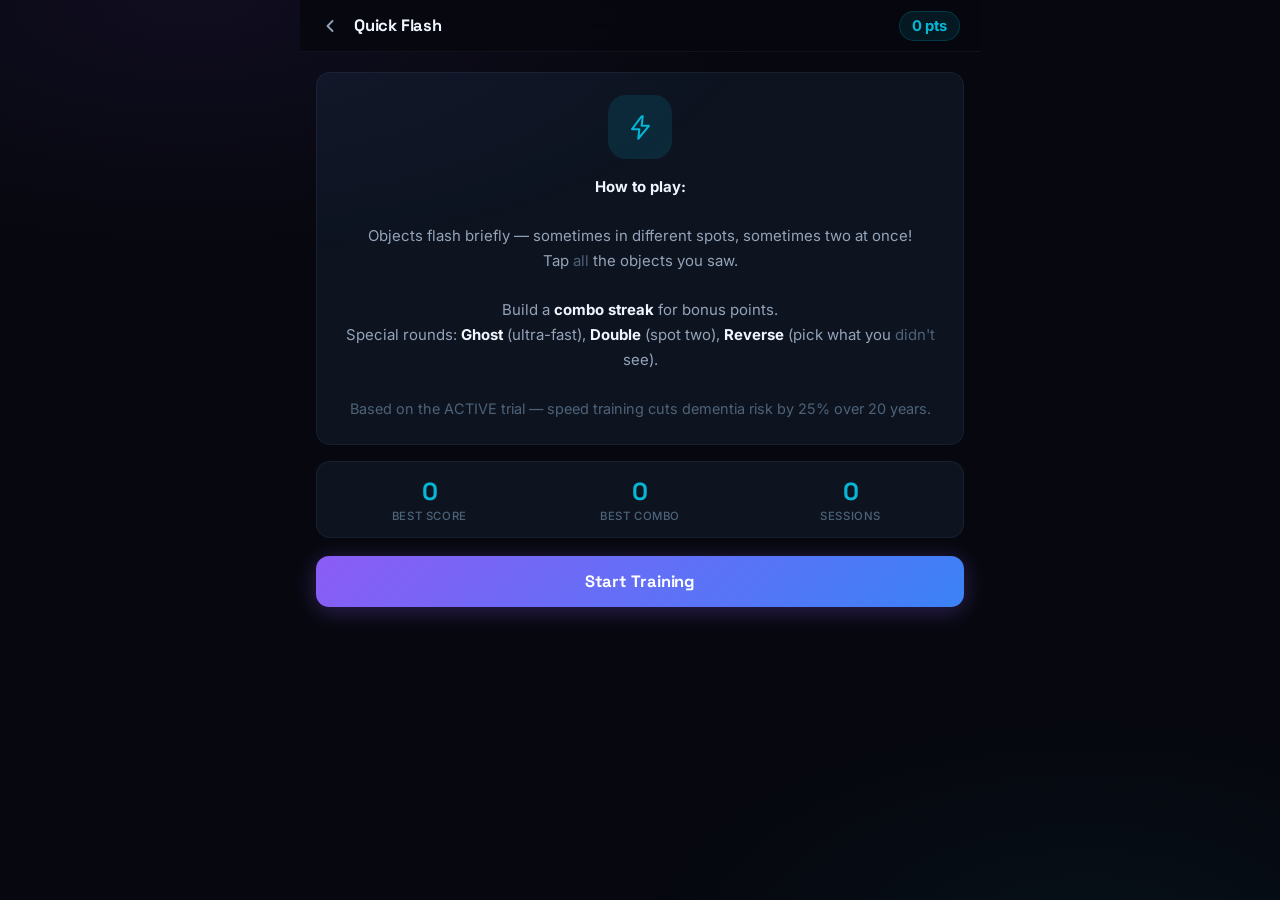
<file: games/quick-flash.html>
<!DOCTYPE html>
<html lang="en">
<head>
  <meta charset="UTF-8">
  <meta name="viewport" content="width=device-width, initial-scale=1.0, maximum-scale=1.0">
  <title>Quick Flash – Brain Spark</title>
  <link rel="stylesheet" href="../style.css">
  <link rel="preconnect" href="https://fonts.googleapis.com">
  <link rel="preconnect" href="https://fonts.gstatic.com" crossorigin>
  <link href="https://fonts.googleapis.com/css2?family=Inter:wght@400;500;600;700;800&family=Space+Grotesk:wght@500;600;700;800&display=swap" rel="stylesheet">
  <style>
    .flash-arena {
      background: var(--surface-2);
      border: 1px solid var(--border);
      border-radius: 18px;
      padding: 14px;
    }
    .flash-scene {
      position: relative;
      width: 100%;
      height: 200px;
      background: linear-gradient(160deg, #87ceeb 0%, #b8e4d8 60%, #8fbc8f 100%);
      border-radius: 13px;
      overflow: hidden;
      margin-bottom: 14px;
    }
    .flash-object {
      position: absolute;
      font-size: 3.5rem;
      transition: opacity 0.08s;
      user-select: none;
      pointer-events: none;
      line-height: 1;
    }
    .flash-object.hidden { opacity: 0; }

    .noise-obj {
      position: absolute;
      font-size: 1.4rem;
      opacity: 0.35;
      pointer-events: none;
      user-select: none;
    }

    .mode-banner {
      text-align: center;
      font-size: 0.8rem;
      font-weight: 700;
      padding: 7px 0;
      border-radius: 9px;
      margin-bottom: 11px;
      letter-spacing: 0.4px;
      font-family: 'Space Grotesk', sans-serif;
    }
    .mode-normal  { background: var(--violet-dim); color: #a78bfa; }
    .mode-double  { background: var(--amber-dim);  color: #fbbf24; }
    .mode-ghost   { background: rgba(139,92,246,0.2); color: #c4b5fd; }
    .mode-reverse { background: var(--red-dim);    color: #f87171; }

    .choice-grid {
      display: grid;
      grid-template-columns: repeat(4, 1fr);
      gap: 9px;
      margin-bottom: 8px;
    }
    .choice-grid.six { grid-template-columns: repeat(3, 1fr); }
    .choice-btn {
      aspect-ratio: 1;
      border: 2px solid var(--border-2);
      border-radius: 13px;
      background: var(--surface);
      font-size: 2rem;
      cursor: pointer;
      display: flex; align-items: center; justify-content: center;
      transition: transform 0.12s, border-color 0.12s, background 0.12s;
      position: relative;
    }
    .choice-btn:active { transform: scale(0.9); }
    .choice-btn.selected  { border-color: var(--violet); background: var(--violet-dim); }
    .choice-btn.correct   { border-color: var(--green);  background: var(--green-dim);  animation: popCorrect 0.35s; }
    .choice-btn.wrong     { border-color: var(--red);    background: var(--red-dim);    animation: shake 0.4s; }
    .choice-btn.missed    { border-color: var(--amber);  background: var(--amber-dim); }
    @keyframes popCorrect { 0%,100%{transform:scale(1)} 50%{transform:scale(1.12)} }
    @keyframes shake      { 0%,100%{transform:translateX(0)} 25%{transform:translateX(-8px)} 75%{transform:translateX(8px)} }

    .combo-bar {
      display: flex; align-items: center; gap: 10px; margin-bottom: 11px;
    }
    .combo-label { font-size: 0.76rem; font-weight: 600; color: var(--text-3); min-width: 50px; }
    .combo-track {
      flex: 1; height: 6px; background: var(--border-2); border-radius: 6px; overflow: hidden;
    }
    .combo-fill {
      height: 100%; border-radius: 6px;
      background: linear-gradient(90deg, var(--green), var(--cyan));
      transition: width 0.3s;
    }
    .combo-x {
      font-size: 0.9rem; font-weight: 800; color: var(--cyan);
      min-width: 30px; text-align: right;
      font-family: 'Space Grotesk', sans-serif;
    }

    .flash-timer-ring {
      position: absolute; top: 8px; right: 8px;
      width: 36px; height: 36px;
    }
    .ftr-bg  { fill: none; stroke: rgba(255,255,255,0.3); stroke-width: 4; }
    .ftr-arc { fill: none; stroke: white; stroke-width: 4; stroke-linecap: round;
               stroke-dasharray: 88; stroke-dashoffset: 88;
               transition: stroke-dashoffset 0.05s linear; transform: rotate(-90deg); transform-origin: 50% 50%; }

    .combo-popup {
      position: fixed; top: 65px; left: 50%; transform: translateX(-50%);
      font-size: 1.4rem; font-weight: 800; color: white;
      background: linear-gradient(135deg, var(--violet), var(--blue));
      padding: 7px 20px; border-radius: 50px;
      pointer-events: none; z-index: 200;
      opacity: 0; transition: opacity 0.25s;
      font-family: 'Space Grotesk', sans-serif;
    }
    .combo-popup.show { opacity: 1; animation: comboFloat 0.9s forwards; }
    @keyframes comboFloat { 0%{transform:translateX(-50%) translateY(0);opacity:1} 100%{transform:translateX(-50%) translateY(-30px);opacity:0} }

    .double-note {
      position: absolute; bottom: 8px; left: 50%; transform: translateX(-50%);
      background: rgba(0,0,0,0.55); color: rgba(255,255,255,0.9);
      font-size: 0.72rem; font-weight: 700; padding: 4px 12px; border-radius: 50px;
      white-space: nowrap;
    }
  </style>
</head>
<body>
<div class="game-page">
  <div class="game-header">
    <a href="../index.html" class="back-btn"><svg width="20" height="20" viewBox="0 0 24 24" fill="none" stroke="currentColor" stroke-width="2.2" stroke-linecap="round" stroke-linejoin="round"><path d="M15 18l-6-6 6-6"/></svg></a>
    <span class="game-title">Quick Flash</span>
    <span class="game-score-header" id="headerScore">0 pts</span>
  </div>

  <div class="game-body">
    <!-- INTRO -->
    <div id="introScreen">
      <div class="instruction-card">
        <div style="margin-bottom:16px;display:flex;justify-content:center;"><div class="icon-box ic-cyan ic" style="width:64px;height:64px;border-radius:18px;"><svg width="32" height="32" viewBox="0 0 24 24" fill="none" stroke="currentColor" stroke-width="1.8" stroke-linecap="round" stroke-linejoin="round"><path d="M13 2L4.5 13.5H11L10 22L19.5 10.5H13L14 2z"/></svg></div></div>
        <strong>How to play:</strong><br><br>
        Objects flash briefly — sometimes in different spots, sometimes two at once!<br>
        Tap <em>all</em> the objects you saw.<br><br>
        Build a <strong>combo streak</strong> for bonus points.<br>
        Special rounds: <strong>Ghost</strong> (ultra-fast), <strong>Double</strong> (spot two), <strong>Reverse</strong> (pick what you <em>didn't</em> see).<br><br>
        <em style="font-size:0.85rem;color:var(--text-3);">Based on the ACTIVE trial — speed training cuts dementia risk by 25% over 20 years.</em>
      </div>
      <div class="score-bar">
        <div class="score-item"><div class="score-num" id="bestScore">0</div><div class="score-label">Best Score</div></div>
        <div class="score-item"><div class="score-num" id="bestCombo">0</div><div class="score-label">Best Combo</div></div>
        <div class="score-item"><div class="score-num" id="totalPlayed">0</div><div class="score-label">Sessions</div></div>
      </div>
      <button class="big-btn" onclick="startGame()">Start Training</button>
    </div>

    <!-- GAME -->
    <div id="gameScreen" style="display:none;">
      <div class="score-bar">
        <div class="score-item"><div class="score-num" id="scoreDisplay">0</div><div class="score-label">Score</div></div>
        <div class="score-item"><div class="score-num" id="roundDisplay">1/20</div><div class="score-label">Round</div></div>
        <div class="score-item"><div class="score-num" id="livesDisplay">❤️❤️❤️</div><div class="score-label">Lives</div></div>
      </div>
      <div class="combo-bar">
        <span class="combo-label">Combo</span>
        <div class="combo-track"><div class="combo-fill" id="comboFill" style="width:0%"></div></div>
        <span class="combo-x" id="comboLabel">×1</span>
      </div>
      <div class="mode-banner mode-normal" id="modeBanner">Speed Mode</div>
      <div class="flash-arena">
        <div class="flash-scene" id="flashScene">
          <svg class="flash-timer-ring" viewBox="0 0 36 36">
            <circle class="ftr-bg" cx="18" cy="18" r="14"/>
            <circle class="ftr-arc" id="timerArc" cx="18" cy="18" r="14"/>
          </svg>
        </div>
        <div class="choice-grid" id="choiceGrid"></div>
      </div>
    </div>
  </div>

  <div class="combo-popup" id="comboPopup"></div>

  <div class="result-overlay" id="resultOverlay">
    <div class="result-box">
      <div class="result-emoji" id="resultEmoji">🎉</div>
      <h2 id="resultTitle">Incredible!</h2>
      <p id="resultMsg"></p>
      <div class="result-actions">
        <button class="big-btn" onclick="startGame()">Play Again</button>
        <a href="../index.html" class="big-btn orange" style="text-decoration:none;display:block;padding:18px;">Home</a>
      </div>
    </div>
  </div>
</div>

<script>
const OBJECTS = [
  '🚗','🚕','🚙','🚌','🚎','🚐','🚑','🚒','🏎️','🚓','🛻','🚚',
  '🍎','🍊','🍋','🍇','🍓','🍑','🥝','🍒','🥭','🍍','🍌','🍉',
  '🐶','🐱','🐭','🐰','🦊','🐻','🐼','🐨','🐯','🦁','🐸','🐵',
  '⚽','🏀','🏈','⚾','🎾','🏐','🏉','🎱','🏓','🎯','🥊','🏸',
  '🌸','🌺','🌻','🌹','🌷','🌼','🌿','🍀','🎋','🌵','🌴','🎄'
];

const MODES = ['normal','normal','normal','double','ghost','reverse'];
const TOTAL_ROUNDS = 20;

let score=0, round=0, lives=3, combo=0, maxCombo=0;
let targets=[], pendingSelections=[], answering=false, mode='normal';
let timerInterval=null;

function getStats(){return JSON.parse(localStorage.getItem('qf2_stats')||'{"best":0,"bestCombo":0,"sessions":0}');}
function saveStats(){
  const st=getStats();
  if(score>st.best)st.best=score;
  if(maxCombo>st.bestCombo)st.bestCombo=maxCombo;
  st.sessions=(st.sessions||0)+1;
  localStorage.setItem('qf2_stats',JSON.stringify(st));
  const today=new Date().toDateString();
  let g=JSON.parse(localStorage.getItem('brainSpark')||'{}');
  if(g.lastDate===today){g.gamesPlayed=(g.gamesPlayed||0)+1;localStorage.setItem('brainSpark',JSON.stringify(g));}
}
function init(){
  const st=getStats();
  document.getElementById('bestScore').textContent=st.best;
  document.getElementById('bestCombo').textContent=st.bestCombo;
  document.getElementById('totalPlayed').textContent=st.sessions;
}

function shuffle(a){return[...a].sort(()=>Math.random()-0.5);}
function pick(a,n){return shuffle(a).slice(0,n);}
function rnd(min,max){return Math.floor(Math.random()*(max-min+1))+min;}

function startGame(){
  score=0;round=0;lives=3;combo=0;maxCombo=0;answering=false;
  document.getElementById('introScreen').style.display='none';
  document.getElementById('resultOverlay').classList.remove('show');
  document.getElementById('gameScreen').style.display='';
  updateUI();
  nextRound();
}

function getFlashMs(){
  // Round 1=1200ms → round 20=200ms (ghost=100ms)
  const base=Math.max(220,1200-(round-1)*55);
  return mode==='ghost'?Math.max(100,base*0.45):base;
}

function nextRound(){
  if(round>=TOTAL_ROUNDS||lives<=0){saveStats();endGame();return;}
  round++;
  answering=false;
  pendingSelections=[];
  clearInterval(timerInterval);

  // Pick mode
  const modeIdx=Math.floor(Math.random()*MODES.length);
  mode=round<=3?'normal':MODES[modeIdx];

  // Double: 2 targets; else 1
  const numTargets=(mode==='double')?2:1;
  targets=pick(OBJECTS,numTargets);
  const pool=OBJECTS.filter(o=>!targets.includes(o));
  const numChoices=(mode==='double')?6:4;
  const distractors=pick(pool,numChoices-numTargets);
  const choices=shuffle([...targets,...distractors]);

  updateUI();
  updateModeBanner();
  clearScene();

  // Build scene noise
  buildSceneNoise(mode==='ghost'?0:6);

  // Place target(s) at random positions
  targets.forEach(t=>placeTarget(t));

  // Animate flash countdown ring
  const flashMs=getFlashMs();
  animateRing(flashMs);

  // Hide after flashMs
  setTimeout(()=>{
    hideTargets();
    // Build choices
    buildChoices(choices,numTargets,mode==='reverse'?targets:null);
    answering=true;
  },flashMs);

  document.getElementById('roundDisplay').textContent=round+'/'+TOTAL_ROUNDS;
}

function clearScene(){
  const scene=document.getElementById('flashScene');
  // Remove all flash objects and noise but keep the ring
  scene.querySelectorAll('.flash-object,.noise-obj,.double-note').forEach(e=>e.remove());
}

function buildSceneNoise(n){
  const scene=document.getElementById('flashScene');
  const noisePool=OBJECTS.filter(o=>!targets.includes(o));
  const positions=[
    [8,10],[10,55],[10,78],[25,8],[30,80],[55,12],[60,70],[75,20],[78,60]
  ];
  shuffle(positions).slice(0,n).forEach(([top,left],i)=>{
    const el=document.createElement('div');
    el.className='noise-obj';
    el.textContent=noisePool[i%noisePool.length];
    el.style.top=top+'%';el.style.left=left+'%';
    scene.appendChild(el);
  });
  if(mode==='double'){
    const note=document.createElement('div');
    note.className='double-note';
    note.textContent='TWO objects hidden — find both!';
    scene.appendChild(note);
  }
  if(mode==='ghost'){
    const note=document.createElement('div');
    note.className='double-note';
    note.textContent='Ghost mode — ultra fast!';
    scene.appendChild(note);
  }
  if(mode==='reverse'){
    const note=document.createElement('div');
    note.className='double-note';
    note.textContent='Reverse — pick what you did NOT see!';
    scene.appendChild(note);
  }
}

function placeTarget(emoji){
  const scene=document.getElementById('flashScene');
  const el=document.createElement('div');
  el.className='flash-object';
  el.textContent=emoji;
  el.dataset.emoji=emoji;
  // Random position (avoid edges)
  el.style.top=rnd(10,65)+'%';
  el.style.left=rnd(10,75)+'%';
  scene.appendChild(el);
}

function hideTargets(){
  document.querySelectorAll('.flash-object').forEach(el=>{
    el.classList.add('hidden');
  });
}

function animateRing(ms){
  const arc=document.getElementById('timerArc');
  arc.style.transition='none';
  arc.style.strokeDashoffset='0';
  arc.getBoundingClientRect();
  arc.style.transition=`stroke-dashoffset ${ms}ms linear`;
  arc.style.strokeDashoffset='88';
}

function buildChoices(choices,numTargets,reverseTargets){
  const grid=document.getElementById('choiceGrid');
  grid.innerHTML='';
  grid.className='choice-grid'+(choices.length===6?' six':'');
  choices.forEach(c=>{
    const btn=document.createElement('button');
    btn.className='choice-btn';
    btn.textContent=c;
    btn.onclick=()=>handleChoice(btn,c,numTargets,reverseTargets);
    grid.appendChild(btn);
  });
}

function handleChoice(btn,chosen,numTargets,reverseTargets){
  if(!answering)return;
  const isReverse=(mode==='reverse');
  const correctSet=isReverse
    ? [...document.querySelectorAll('.choice-btn')].map(b=>b.textContent).filter(e=>!targets.includes(e))
    : targets;

  if(pendingSelections.includes(chosen))return;
  pendingSelections.push(chosen);
  btn.classList.add('selected');

  if(pendingSelections.length===numTargets){
    answering=false;
    const allCorrect=pendingSelections.every(s=>correctSet.includes(s));
    const btns=document.querySelectorAll('.choice-btn');

    btns.forEach(b=>{
      const isTarget=correctSet.includes(b.textContent);
      const wasSelected=pendingSelections.includes(b.textContent);
      if(isTarget)b.classList.add('correct');
      else if(wasSelected)b.classList.add('wrong');
    });

    if(allCorrect){
      combo++;
      if(combo>maxCombo)maxCombo=combo;
      const multiplier=Math.min(4,1+Math.floor(combo/3));
      const pts=mode==='double'?multiplier*25:multiplier*10;
      score+=pts;
      if(combo>0&&combo%3===0)showComboPopup('×'+multiplier+' COMBO! +'+pts);
    } else {
      lives--;
      combo=0;
    }
    updateUI();
    setTimeout(nextRound,1000);
  }
}

function updateUI(){
  document.getElementById('scoreDisplay').textContent=score;
  document.getElementById('livesDisplay').textContent='❤️'.repeat(Math.max(0,lives));
  document.getElementById('headerScore').textContent=score+' pts';
  const mult=Math.min(4,1+Math.floor(combo/3));
  document.getElementById('comboFill').style.width=Math.min(100,(combo%3)/3*100)+'%';
  document.getElementById('comboLabel').textContent='×'+mult;
}

function updateModeBanner(){
  const b=document.getElementById('modeBanner');
  const map={
    normal:['mode-normal','Speed Mode'],
    double:['mode-double','Double Mode — spot TWO!'],
    ghost: ['mode-ghost','Ghost Mode — blink and miss it!'],
    reverse:['mode-reverse','Reverse — pick what you did NOT see!']
  };
  b.className='mode-banner '+map[mode][0];
  b.textContent=map[mode][1];
}

function showComboPopup(msg){
  const p=document.getElementById('comboPopup');
  p.textContent=msg;
  p.classList.remove('show');
  void p.offsetWidth;
  p.classList.add('show');
}

function endGame(){
  const st=getStats();
  document.getElementById('resultEmoji').textContent=score>=300?'🏆':score>=150?'🌟':'💪';
  document.getElementById('resultTitle').textContent=score>=300?'Incredible!':score>=150?'Sharp as a tack!':'Keep training!';
  document.getElementById('resultMsg').textContent=
    `Score: ${score} pts\nBest combo: ×${Math.min(4,1+Math.floor(maxCombo/3))} (${maxCombo} in a row)\nAll-time best: ${st.best} pts`;
  document.getElementById('resultOverlay').classList.add('show');
}

init();
</script>
</body>
</html>
</file>
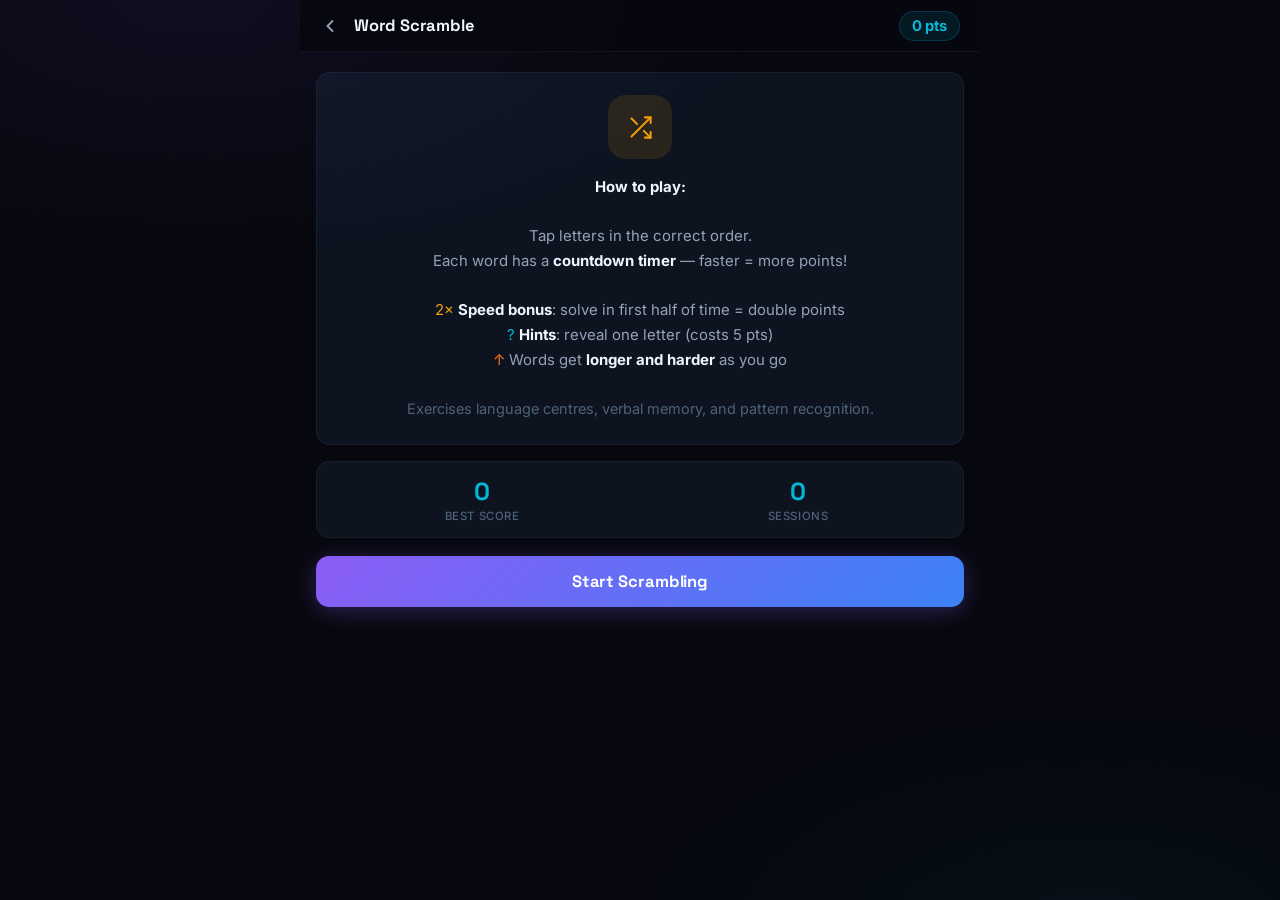
<file: games/word-scramble.html>
<!DOCTYPE html>
<html lang="en">
<head>
  <meta charset="UTF-8">
  <meta name="viewport" content="width=device-width, initial-scale=1.0, maximum-scale=1.0">
  <title>Word Scramble – Brain Spark</title>
  <link rel="stylesheet" href="../style.css">
  <link rel="preconnect" href="https://fonts.googleapis.com">
  <link rel="preconnect" href="https://fonts.gstatic.com" crossorigin>
  <link href="https://fonts.googleapis.com/css2?family=Inter:wght@400;500;600;700;800&family=Space+Grotesk:wght@500;600;700;800&display=swap" rel="stylesheet">
  <style>
    .word-timer-bar {
      height: 8px; border-radius: 8px;
      background: var(--border-2); overflow: hidden; margin-bottom: 13px;
    }
    .word-timer-fill {
      height: 100%; border-radius: 8px;
      background: linear-gradient(90deg, var(--green), var(--cyan));
      transition: width 0.25s linear, background 0.4s;
    }
    .word-timer-fill.urgent { background: linear-gradient(90deg, var(--red), var(--orange)); }

    .diff-stars { text-align:center; font-size:1rem; margin-bottom:6px; letter-spacing:3px; color: var(--amber); }

    .cat-row { display:flex; align-items:center; justify-content:space-between; margin-bottom:9px; }
    .category-tag {
      background: var(--violet-dim); color: #a78bfa;
      border: 1px solid rgba(139,92,246,0.2);
      border-radius:50px;
      padding:4px 13px; font-size:0.74rem; font-weight:700;
      text-transform:uppercase; letter-spacing:0.6px;
    }

    .answer-slots {
      display:flex; flex-wrap:wrap; justify-content:center;
      gap:7px; min-height:62px; margin-bottom:13px;
      border:1px dashed var(--border-2); border-radius:14px; padding:8px;
      align-items:center;
    }
    .slot {
      width:44px; height:52px;
      background: var(--surface-2); border:1px solid var(--violet);
      border-radius:10px; display:flex; align-items:center;
      justify-content:center; font-size:1.35rem; font-weight:800;
      color: var(--text); cursor:pointer; transition:transform 0.12s;
      position:relative;
      font-family: 'Space Grotesk', sans-serif;
    }
    .slot:active { transform:scale(0.9); }
    .slot.empty { border-style:dashed; border-color:var(--border-2); color:var(--text-3); font-size:0.9rem; }
    .slot.correct { background: var(--green-dim); border-color: var(--green); animation:popUp 0.3s; }
    .slot.wrong   { background: var(--red-dim);   border-color: var(--red);   animation:slotShake 0.4s; }
    @keyframes popUp    { 0%,100%{transform:scale(1)} 50%{transform:scale(1.15)} }
    @keyframes slotShake{ 0%,100%{transform:translateX(0)} 25%{transform:translateX(-6px)} 75%{transform:translateX(6px)} }

    .letter-pool {
      display:flex; flex-wrap:wrap; justify-content:center; gap:8px; margin-bottom:14px;
    }
    .letter-tile {
      width:48px; height:56px;
      background: linear-gradient(135deg, var(--violet), var(--blue));
      color:white; border-radius:12px;
      font-size:1.45rem; font-weight:800;
      display:flex; align-items:center; justify-content:center;
      cursor:pointer; transition:transform 0.12s, opacity 0.15s;
      box-shadow: 0 4px 14px rgba(139,92,246,0.3);
      user-select:none;
      font-family: 'Space Grotesk', sans-serif;
    }
    .letter-tile:active { transform:scale(0.88); }
    .letter-tile.used { opacity:0.18; pointer-events:none; }

    .speed-badge {
      position:fixed; top:65px; left:50%; transform:translateX(-50%);
      background: linear-gradient(135deg, var(--amber), var(--orange));
      color:white; padding:7px 20px; border-radius:50px;
      font-weight:800; font-size:0.92rem;
      opacity:0; pointer-events:none; z-index:200;
      font-family: 'Space Grotesk', sans-serif;
    }
    .speed-badge.show { opacity:1; animation:floatUp 1s forwards; }
    @keyframes floatUp { 0%{opacity:1;transform:translateX(-50%) translateY(0)} 100%{opacity:0;transform:translateX(-50%) translateY(-30px)} }

    .progress-dots {
      display:flex; justify-content:center; gap:6px; margin-bottom:14px; flex-wrap:wrap;
    }
    .dot { width:10px; height:10px; border-radius:50%; background:var(--border-2); transition:background 0.3s; }
    .dot.done    { background: var(--green); }
    .dot.current { background: var(--violet); transform:scale(1.2); }
    .dot.failed  { background: var(--red); }

    .word-actions { display:flex; gap:8px; }
    .secondary-btn {
      padding:13px 15px; border:1px solid var(--border-2); border-radius:12px;
      background: var(--surface); font-family:'Inter',sans-serif; font-weight:600;
      font-size:0.9rem; cursor:pointer; color:var(--text-2); transition:all 0.15s; flex-shrink:0;
    }
    .secondary-btn:hover  { border-color: var(--violet); color: var(--text); }
    .secondary-btn:active { background: var(--violet-dim); }
  </style>
</head>
<body>
<div class="game-page">
  <div class="game-header">
    <a href="../index.html" class="back-btn"><svg width="20" height="20" viewBox="0 0 24 24" fill="none" stroke="currentColor" stroke-width="2.2" stroke-linecap="round" stroke-linejoin="round"><path d="M15 18l-6-6 6-6"/></svg></a>
    <span class="game-title">Word Scramble</span>
    <span class="game-score-header" id="headerScore">0 pts</span>
  </div>

  <div class="game-body">
    <div id="introScreen">
      <div class="instruction-card">
        <div style="margin-bottom:16px;display:flex;justify-content:center;"><div class="icon-box ic-amber ic" style="width:64px;height:64px;border-radius:18px;"><svg width="32" height="32" viewBox="0 0 24 24" fill="none" stroke="currentColor" stroke-width="1.8" stroke-linecap="round" stroke-linejoin="round"><path d="M16 3h5v5"/><path d="M4 20L21 3"/><path d="M21 16v5h-5"/><path d="M15 15l6 6"/><path d="M4 4l5 5"/></svg></div></div>
        <strong>How to play:</strong><br><br>
        Tap letters in the correct order.<br>
        Each word has a <strong>countdown timer</strong> — faster = more points!<br><br>
        <span style="color:var(--amber)">2×</span> <strong>Speed bonus</strong>: solve in first half of time = double points<br>
        <span style="color:var(--cyan)">?</span> <strong>Hints</strong>: reveal one letter (costs 5 pts)<br>
        <span style="color:var(--orange)">↑</span> Words get <strong>longer and harder</strong> as you go<br><br>
        <em style="font-size:0.85rem;color:var(--text-3);">Exercises language centres, verbal memory, and pattern recognition.</em>
      </div>
      <div class="score-bar">
        <div class="score-item"><div class="score-num" id="bestScoreWS">0</div><div class="score-label">Best Score</div></div>
        <div class="score-item"><div class="score-num" id="totalWS">0</div><div class="score-label">Sessions</div></div>
      </div>
      <button class="big-btn" onclick="startGame()">Start Scrambling</button>
    </div>

    <div id="gameScreen" style="display:none;">
      <div class="score-bar">
        <div class="score-item"><div class="score-num" id="scoreWS">0</div><div class="score-label">Score</div></div>
        <div class="score-item"><div class="score-num" id="wordNumWS">1/12</div><div class="score-label">Word</div></div>
        <div class="score-item"><div class="score-num" id="timeLeftWS">15</div><div class="score-label">Seconds</div></div>
      </div>
      <div class="word-timer-bar"><div class="word-timer-fill" id="wordTimerFill" style="width:100%"></div></div>
      <div class="progress-dots" id="progressDots"></div>

      <div class="diff-stars" id="diffStars">★☆☆</div>
      <div class="cat-row">
        <div class="category-tag" id="categoryTag">Nature</div>
        <div id="hintCount" style="font-size:0.8rem;color:var(--text-3);font-weight:700;">Hint (×3)</div>
      </div>

      <div class="answer-slots" id="answerSlots"></div>
      <div class="letter-pool" id="letterPool"></div>

      <div class="word-actions">
        <button class="secondary-btn" onclick="clearAnswer()">↩ Clear</button>
        <button class="big-btn" style="flex:1;margin:0;" id="checkBtn" onclick="checkAnswer()">Check ✓</button>
        <button class="secondary-btn" onclick="useHint()" title="Hint"><svg width="18" height="18" viewBox="0 0 24 24" fill="none" stroke="currentColor" stroke-width="2" stroke-linecap="round" stroke-linejoin="round" style="display:block"><circle cx="12" cy="12" r="10"/><path d="M12 8v4"/><circle cx="12" cy="16" r="0.5" fill="currentColor"/></svg></button>
      </div>
    </div>
  </div>

  <div class="speed-badge" id="speedBadge">Speed Bonus! ×2</div>

  <div class="result-overlay" id="resultOverlay">
    <div class="result-box">
      <div class="result-emoji" id="resultEmoji">🎉</div>
      <h2 id="resultTitle">Word Master!</h2>
      <p id="resultMsg"></p>
      <div class="result-actions">
        <button class="big-btn" onclick="startGame()">Play Again</button>
        <a href="../index.html" class="big-btn orange" style="text-decoration:none;display:block;padding:18px;">Home</a>
      </div>
    </div>
  </div>
</div>

<script>
// Words sorted by difficulty (length + obscurity)
const WORDS = [
  // Easy (4-5 letters) ★☆☆
  {word:'CLOUD',hint:'Floats in the sky',category:'Nature',diff:1},
  {word:'PLANT',hint:'A living green thing',category:'Nature',diff:1},
  {word:'BREAD',hint:'Baked from dough',category:'Food',diff:1},
  {word:'CHAIR',hint:'You sit on it',category:'Home',diff:1},
  {word:'FLAME',hint:'Part of a fire',category:'Nature',diff:1},
  {word:'GRAPES',hint:'Small purple or green fruit',category:'Food',diff:1},
  {word:'BRIDGE',hint:'Crosses over water',category:'Places',diff:1},
  // Medium (6-7 letters) ★★☆
  {word:'GARDEN',hint:'Flowers and vegetables grow here',category:'Nature',diff:2},
  {word:'DOLPHIN',hint:'A friendly sea mammal',category:'Animals',diff:2},
  {word:'BLANKET',hint:'Keeps you warm in bed',category:'Home',diff:2},
  {word:'KITCHEN',hint:'Room where meals are made',category:'Home',diff:2},
  {word:'LANTERN',hint:'A portable light source',category:'Objects',diff:2},
  {word:'SPARROW',hint:'A small brown bird',category:'Animals',diff:2},
  {word:'RAINBOW',hint:'Colourful arc after rain',category:'Nature',diff:2},
  {word:'OCTOBER',hint:'The tenth month',category:'Time',diff:2},
  {word:'CURTAIN',hint:'Hangs over a window',category:'Home',diff:2},
  {word:'COMPASS',hint:'Points north',category:'Objects',diff:2},
  // Hard (8-10 letters) ★★★
  {word:'MOUNTAIN',hint:'Very tall land formation',category:'Nature',diff:3},
  {word:'UMBRELLA',hint:'Opens when it rains',category:'Objects',diff:3},
  {word:'ELEPHANT',hint:'Largest land animal',category:'Animals',diff:3},
  {word:'BIRTHDAY',hint:'Your special day each year',category:'Life',diff:3},
  {word:'PINEAPPLE',hint:'A tropical spiky fruit',category:'Food',diff:3},
  {word:'CHOCOLATE',hint:'Sweet brown treat',category:'Food',diff:3},
  {word:'BUTTERFLY',hint:'Flying insect with colourful wings',category:'Nature',diff:3},
  {word:'STRAWBERRY',hint:'Small red summer fruit',category:'Food',diff:3},
  {word:'ADVENTURE',hint:'An exciting journey or experience',category:'Life',diff:3},
  {word:'CARPENTER',hint:'A craftsperson who works with wood',category:'People',diff:3},
];

const TIME_PER_WORD = [15, 13, 10]; // by difficulty
const ROUND_SIZE = 12;

let gameWords=[], wordIdx=0, score=0, hintsUsed=0, hintCount=3;
let currentWord='', scrambled=[], answerLetters=[], usedIndices=[];
let wordTimer=null, timeLeft=15, wordStartTime=0;
let dotStates=[];

function getStats(){return JSON.parse(localStorage.getItem('ws2_stats')||'{"best":0,"sessions":0}');}
function saveStats(){
  const st=getStats();
  if(score>st.best)st.best=score;
  st.sessions=(st.sessions||0)+1;
  localStorage.setItem('ws2_stats',JSON.stringify(st));
  const today=new Date().toDateString();
  let g=JSON.parse(localStorage.getItem('brainSpark')||'{}');
  if(g.lastDate===today){g.gamesPlayed=(g.gamesPlayed||0)+1;localStorage.setItem('brainSpark',JSON.stringify(g));}
}
function init(){
  const st=getStats();
  document.getElementById('bestScoreWS').textContent=st.best;
  document.getElementById('totalWS').textContent=st.sessions;
}
function shuffle(a){return[...a].sort(()=>Math.random()-0.5);}

function startGame(){
  score=0;wordIdx=0;hintsUsed=0;hintCount=3;dotStates=[];
  // Progressive difficulty: 4 easy, 4 medium, 4 hard
  const easy=shuffle(WORDS.filter(w=>w.diff===1)).slice(0,4);
  const med=shuffle(WORDS.filter(w=>w.diff===2)).slice(0,4);
  const hard=shuffle(WORDS.filter(w=>w.diff===3)).slice(0,4);
  gameWords=[...easy,...med,...hard];
  dotStates=Array(ROUND_SIZE).fill('');

  document.getElementById('introScreen').style.display='none';
  document.getElementById('resultOverlay').classList.remove('show');
  document.getElementById('gameScreen').style.display='';
  buildDots();
  loadWord();
}

function buildDots(){
  const d=document.getElementById('progressDots');
  d.innerHTML='';
  gameWords.forEach((_,i)=>{
    const dot=document.createElement('div');
    dot.className='dot'+(i===0?' current':'');
    dot.id='dot_'+i;
    d.appendChild(dot);
  });
}
function updateDots(){
  gameWords.forEach((_,i)=>{
    const d=document.getElementById('dot_'+i);
    if(!d)return;
    d.className='dot'+(dotStates[i]==='done'?' done':dotStates[i]==='failed'?' failed':i===wordIdx?' current':'');
  });
}

function loadWord(){
  if(wordIdx>=gameWords.length){saveStats();endGame();return;}
  clearInterval(wordTimer);
  answerLetters=[];usedIndices=[];

  const entry=gameWords[wordIdx];
  currentWord=entry.word;
  scrambled=shuffle(currentWord.split(''));

  // Ensure scrambled != original
  let tries=0;
  while(scrambled.join('')===currentWord&&tries<20){scrambled=shuffle(currentWord.split(''));tries++;}

  document.getElementById('categoryTag').textContent=entry.category;
  document.getElementById('wordNumWS').textContent=(wordIdx+1)+'/'+gameWords.length;
  document.getElementById('hintCount').textContent='Hint (×'+hintCount+')';
  document.getElementById('diffStars').textContent=entry.diff===1?'★☆☆':entry.diff===2?'★★☆':'★★★';

  timeLeft=TIME_PER_WORD[entry.diff-1];
  wordStartTime=Date.now();
  renderLetterPool();
  renderSlots();
  startWordTimer();
}

function startWordTimer(){
  const total=timeLeft;
  const fill=document.getElementById('wordTimerFill');
  fill.style.transition='none';
  fill.style.width='100%';
  fill.className='word-timer-fill';
  void fill.getBoundingClientRect();

  wordTimer=setInterval(()=>{
    timeLeft--;
    document.getElementById('timeLeftWS').textContent=timeLeft;
    const pct=timeLeft/total*100;
    fill.style.transition='width 1s linear';
    fill.style.width=pct+'%';
    fill.classList.toggle('urgent',pct<30);
    if(timeLeft<=0){
      clearInterval(wordTimer);
      dotStates[wordIdx]='failed';
      showReveal();
      setTimeout(()=>{wordIdx++;loadWord();},1400);
    }
  },1000);
}

function renderLetterPool(){
  const pool=document.getElementById('letterPool');
  pool.innerHTML='';
  scrambled.forEach((letter,i)=>{
    const tile=document.createElement('div');
    tile.className='letter-tile'+(usedIndices.includes(i)?' used':'');
    tile.textContent=letter;
    tile.dataset.idx=i;
    tile.onclick=()=>pickLetter(i,letter,tile);
    pool.appendChild(tile);
  });
}
function renderSlots(){
  const row=document.getElementById('answerSlots');
  row.innerHTML='';
  for(let i=0;i<currentWord.length;i++){
    const slot=document.createElement('div');
    if(i<answerLetters.length){
      slot.className='slot';
      slot.textContent=answerLetters[i].letter;
      slot.onclick=()=>returnLetter(i);
    } else {
      slot.className='slot empty';
      slot.textContent='_';
    }
    row.appendChild(slot);
  }
}
function pickLetter(idx,letter,tile){
  if(usedIndices.includes(idx))return;
  usedIndices.push(idx);
  answerLetters.push({letter,srcIdx:idx});
  renderLetterPool();
  renderSlots();
  // Auto-check when all slots filled
  if(answerLetters.length===currentWord.length) setTimeout(checkAnswer,200);
}
function returnLetter(pos){
  const item=answerLetters[pos];
  usedIndices=usedIndices.filter(i=>i!==item.srcIdx);
  answerLetters.splice(pos,1);
  renderLetterPool();
  renderSlots();
}
function clearAnswer(){
  answerLetters=[];usedIndices=[];
  renderLetterPool();renderSlots();
}

function checkAnswer(){
  const attempt=answerLetters.map(a=>a.letter).join('');
  if(attempt===currentWord){
    clearInterval(wordTimer);
    // Speed bonus: solved in first half of time
    const elapsed=(Date.now()-wordStartTime)/1000;
    const halfTime=TIME_PER_WORD[gameWords[wordIdx].diff-1]/2;
    const basePoints=gameWords[wordIdx].diff*20;
    const bonus=elapsed<halfTime;
    const pts=bonus?basePoints*2:basePoints;
    score+=pts;
    document.getElementById('scoreWS').textContent=score;
    document.getElementById('headerScore').textContent=score+' pts';
    if(bonus)showSpeedBadge(pts);
    dotStates[wordIdx]='done';
    markSlots('correct');
    setTimeout(()=>{wordIdx++;loadWord();},700);
  } else {
    markSlots('wrong');
    setTimeout(()=>{
      document.querySelectorAll('.slot.wrong').forEach(s=>s.classList.remove('wrong'));
    },500);
  }
}

function markSlots(cls){
  document.querySelectorAll('.slot:not(.empty)').forEach(s=>{
    s.classList.remove('correct','wrong');
    s.classList.add(cls);
  });
}

function showReveal(){
  const slots=document.getElementById('answerSlots');
  slots.innerHTML='';
  currentWord.split('').forEach(l=>{
    const s=document.createElement('div');
    s.className='slot wrong';
    s.textContent=l;
    slots.appendChild(s);
  });
}

function useHint(){
  if(hintCount<=0)return;
  // Find first empty slot and fill it with the correct letter
  const pos=answerLetters.length;
  if(pos>=currentWord.length)return;
  const correctLetter=currentWord[pos];
  // Find an unused tile with that letter
  const srcIdx=scrambled.findIndex((l,i)=>l===correctLetter&&!usedIndices.includes(i));
  if(srcIdx===-1)return;
  hintCount--;
  score=Math.max(0,score-5);
  document.getElementById('hintCount').textContent='Hint (×'+hintCount+')';
  document.getElementById('scoreWS').textContent=score;
  usedIndices.push(srcIdx);
  answerLetters.push({letter:correctLetter,srcIdx});
  renderLetterPool();renderSlots();
  if(answerLetters.length===currentWord.length)setTimeout(checkAnswer,200);
}

function showSpeedBadge(pts){
  const b=document.getElementById('speedBadge');
  b.textContent='Speed Bonus! +'+pts+' pts';
  b.classList.remove('show');
  void b.offsetWidth;
  b.classList.add('show');
}

function endGame(){
  const st=getStats();
  const solved=dotStates.filter(s=>s==='done').length;
  document.getElementById('resultEmoji').textContent=score>=300?'🏆':score>=150?'🌟':'💪';
  document.getElementById('resultTitle').textContent=score>=300?'Word Master!':'Well done!';
  document.getElementById('resultMsg').textContent=`${solved}/${ROUND_SIZE} words solved\nScore: ${score} pts\nBest ever: ${st.best} pts`;
  document.getElementById('resultOverlay').classList.add('show');
  updateDots();
}

init();
</script>
</body>
</html>
</file>
<file: style.css>
*, *::before, *::after { box-sizing: border-box; margin: 0; padding: 0; }

:root {
  /* Core palette */
  --bg:          #07080f;
  --surface:     #0d1420;
  --surface-2:   #121b2e;
  --surface-3:   #182236;
  --border:      rgba(148,163,184,0.08);
  --border-2:    rgba(148,163,184,0.15);

  /* Accents */
  --blue:        #3b82f6;
  --violet:      #8b5cf6;
  --violet-dim:  rgba(139,92,246,0.14);
  --cyan:        #06b6d4;
  --cyan-dim:    rgba(6,182,212,0.12);
  --green:       #10b981;
  --green-dim:   rgba(16,185,129,0.14);
  --amber:       #f59e0b;
  --amber-dim:   rgba(245,158,11,0.12);
  --red:         #ef4444;
  --red-dim:     rgba(239,68,68,0.12);
  --orange:      #f97316;

  /* Text */
  --text:        #f0f6ff;
  --text-2:      #94a3b8;
  --text-3:      #4e6278;

  /* Legacy aliases used in game JS/HTML */
  --primary:       #8b5cf6;
  --primary-light: rgba(139,92,246,0.14);
  --accent:        #ef4444;
  --yellow:        #f59e0b;

  --radius:    16px;
  --radius-sm: 10px;
  --shadow:    0 8px 40px rgba(0,0,0,0.5);
  --glow-v:    0 0 28px rgba(139,92,246,0.28);
  --glow-c:    0 0 28px rgba(6,182,212,0.28);
}

html { font-size: 17px; }

body {
  font-family: 'Inter', -apple-system, BlinkMacSystemFont, sans-serif;
  background: var(--bg);
  color: var(--text);
  min-height: 100vh;
  -webkit-font-smoothing: antialiased;
  -moz-osx-font-smoothing: grayscale;
}

/* Ambient background glow */
body::before {
  content: '';
  position: fixed;
  inset: 0;
  background:
    radial-gradient(ellipse 70% 45% at 15% 0%, rgba(139,92,246,0.07) 0%, transparent 65%),
    radial-gradient(ellipse 55% 40% at 85% 105%, rgba(6,182,212,0.05) 0%, transparent 65%);
  pointer-events: none;
  z-index: 0;
}

.app {
  max-width: 800px;
  margin: 0 auto;
  padding-bottom: 64px;
  position: relative;
  z-index: 1;
}

/* ── HEADER ─────────────────────────────────────── */
.header {
  background: rgba(7,8,15,0.92);
  padding: 0 24px;
  height: 56px;
  display: flex;
  align-items: center;
  position: sticky; top: 0; z-index: 100;
  border-bottom: 1px solid var(--border);
  backdrop-filter: blur(14px);
  -webkit-backdrop-filter: blur(14px);
}
.header-inner {
  display: flex;
  align-items: center;
  justify-content: space-between;
  width: 100%;
}
.logo {
  color: var(--text);
  font-size: 1.05rem;
  font-weight: 700;
  letter-spacing: -0.4px;
  font-family: 'Space Grotesk', sans-serif;
  display: flex;
  align-items: center;
  gap: 7px;
}
.streak-badge {
  background: rgba(245,158,11,0.1);
  color: #fbbf24;
  border: 1px solid rgba(245,158,11,0.22);
  font-weight: 600;
  padding: 5px 12px;
  border-radius: 50px;
  font-size: 0.8rem;
  letter-spacing: 0.1px;
}

/* ── SCIENCE STRIP ───────────────────────────────── */
.science-strip {
  background: rgba(6,182,212,0.05);
  border-bottom: 1px solid rgba(6,182,212,0.1);
  padding: 8px 24px;
  display: flex;
  align-items: center;
  gap: 10px;
  font-size: 0.7rem;
  color: rgba(6,182,212,0.8);
  font-weight: 500;
  letter-spacing: 1px;
  text-transform: uppercase;
}
.science-strip-dot {
  width: 5px; height: 5px;
  border-radius: 50%;
  background: var(--cyan);
  flex-shrink: 0;
  animation: blink 2.4s ease-in-out infinite;
}
@keyframes blink {
  0%, 100% { opacity: 1; }
  50%       { opacity: 0.3; }
}

/* Hide old research banner if present */
.research-banner { display: none; }

/* ── WELCOME BANNER ──────────────────────────────── */
.welcome-banner {
  padding: 32px 24px;
  display: flex;
  align-items: center;
  justify-content: space-between;
  gap: 24px;
  background: var(--surface-2);
  border-bottom: 1px solid var(--border);
  background-image:
    radial-gradient(ellipse 65% 80% at 70% 50%, rgba(6,182,212,0.05) 0%, transparent 70%),
    repeating-linear-gradient(0deg, transparent, transparent 28px, rgba(148,163,184,0.022) 28px, rgba(148,163,184,0.022) 29px),
    repeating-linear-gradient(90deg, transparent, transparent 28px, rgba(148,163,184,0.022) 28px, rgba(148,163,184,0.022) 29px);
}
.welcome-text h1 {
  font-size: 1.9rem;
  font-weight: 800;
  letter-spacing: -0.6px;
  font-family: 'Space Grotesk', sans-serif;
  color: var(--text);
  line-height: 1.1;
}
.welcome-text p {
  font-size: 0.88rem;
  color: var(--text-2);
  margin-top: 7px;
  font-weight: 400;
  line-height: 1.5;
}

.progress-ring-wrap { position: relative; width: 76px; height: 76px; flex-shrink: 0; }
.progress-ring { width: 76px; height: 76px; transform: rotate(-90deg); }
.ring-bg   { fill: none; stroke: var(--border-2); stroke-width: 5; }
.ring-fill {
  fill: none;
  stroke: var(--cyan);
  stroke-width: 5;
  stroke-linecap: round;
  transition: stroke-dashoffset 0.7s cubic-bezier(0.4,0,0.2,1);
  filter: drop-shadow(0 0 7px rgba(6,182,212,0.6));
}
.ring-label {
  position: absolute; top: 50%; left: 50%; transform: translate(-50%,-50%);
  font-size: 0.95rem; font-weight: 700; color: var(--text);
  font-family: 'Space Grotesk', sans-serif;
}
.progress-caption { color: var(--text-3); font-size: 0.72rem; text-align: center; margin-top: 5px; font-weight: 500; letter-spacing: 0.3px; }

/* ── GAMES SECTION ───────────────────────────────── */
.games-section { padding: 28px 20px 12px; }
.section-title {
  font-size: 0.68rem;
  font-weight: 600;
  letter-spacing: 1.4px;
  text-transform: uppercase;
  color: var(--text-3);
  margin-bottom: 14px;
}

.game-grid {
  display: grid;
  grid-template-columns: repeat(auto-fill, minmax(280px, 1fr));
  gap: 12px;
}

.game-card {
  background: var(--surface);
  border-radius: var(--radius);
  padding: 22px;
  text-decoration: none;
  color: var(--text);
  border: 1px solid var(--border);
  position: relative;
  transition: transform 0.2s ease, border-color 0.2s ease, box-shadow 0.2s ease;
  display: block;
}
.game-card:hover {
  transform: translateY(-2px);
  border-color: rgba(139,92,246,0.3);
  box-shadow: 0 12px 40px rgba(0,0,0,0.4), 0 0 0 1px rgba(139,92,246,0.1);
}
.game-card.featured {
  border-color: rgba(139,92,246,0.25);
  background: linear-gradient(135deg, rgba(139,92,246,0.09) 0%, var(--surface) 55%);
}
.game-card.featured:hover {
  border-color: rgba(139,92,246,0.45);
  box-shadow: 0 12px 40px rgba(0,0,0,0.4), var(--glow-v);
}

.card-badge {
  position: absolute; top: 14px; right: 14px;
  background: rgba(139,92,246,0.18);
  color: #a78bfa;
  border: 1px solid rgba(139,92,246,0.28);
  font-size: 0.62rem;
  font-weight: 700;
  padding: 3px 9px;
  border-radius: 50px;
  text-transform: uppercase;
  letter-spacing: 0.7px;
}
.game-icon { margin-bottom: 14px; display: flex; }
.game-card h3 {
  font-size: 1.02rem;
  font-weight: 700;
  margin-bottom: 5px;
  font-family: 'Space Grotesk', sans-serif;
  letter-spacing: -0.2px;
  color: var(--text);
}
.game-card p { font-size: 0.83rem; color: var(--text-2); line-height: 1.55; }
.game-meta { display: flex; gap: 8px; margin-top: 14px; align-items: center; }

.difficulty {
  font-size: 0.68rem;
  font-weight: 600;
  padding: 3px 9px;
  border-radius: 50px;
  letter-spacing: 0.3px;
}
.easy   { background: rgba(16,185,129,0.12); color: #34d399; border: 1px solid rgba(16,185,129,0.2); }
.medium { background: rgba(245,158,11,0.1);  color: #fbbf24; border: 1px solid rgba(245,158,11,0.2); }
.hard   { background: rgba(239,68,68,0.1);   color: #f87171; border: 1px solid rgba(239,68,68,0.2); }
.duration { font-size: 0.76rem; color: var(--text-3); font-weight: 500; }

/* ── TIPS SECTION ────────────────────────────────── */
.tips-section { padding: 12px 20px; }
.tips-grid { display: grid; grid-template-columns: repeat(auto-fill, minmax(240px, 1fr)); gap: 10px; }
.tip-card {
  background: var(--surface);
  border: 1px solid var(--border);
  border-radius: 13px;
  padding: 15px;
  display: flex;
  gap: 12px;
  align-items: flex-start;
  font-size: 0.82rem;
  line-height: 1.58;
  color: var(--text-2);
  transition: border-color 0.2s;
}
.tip-card:hover { border-color: var(--border-2); }
.tip-card strong { color: var(--text); }
.tip-icon {
  width: 36px;
  height: 36px;
  border-radius: 10px;
  background: var(--surface-3);
  display: flex;
  align-items: center;
  justify-content: center;
  flex-shrink: 0;
}
.tip-icon svg { width: 18px; height: 18px; }

.tips-category-label {
  font-size: 0.67rem;
  font-weight: 700;
  letter-spacing: 1.3px;
  text-transform: uppercase;
  color: var(--cyan);
  margin: 28px 0 11px;
  display: flex;
  align-items: center;
  gap: 10px;
}
.tips-category-label::after {
  content: '';
  flex: 1;
  height: 1px;
  background: var(--border);
}

/* ── FOOTER ──────────────────────────────────────── */
.footer {
  text-align: center;
  padding: 28px 20px 12px;
  font-size: 0.76rem;
  color: var(--text-3);
  line-height: 1.65;
  border-top: 1px solid var(--border);
  margin-top: 24px;
}

/* ── ASSESSMENT BUTTON ───────────────────────────── */
.assess-btn {
  display: flex;
  flex-direction: column;
  align-items: center;
  justify-content: center;
  gap: 5px;
  background: linear-gradient(135deg, var(--surface-2), var(--surface-3));
  border: 1px solid rgba(6,182,212,0.2);
  color: var(--text);
  text-decoration: none;
  border-radius: var(--radius);
  padding: 20px 20px;
  margin-bottom: 20px;
  font-size: 0.95rem;
  font-weight: 700;
  font-family: 'Space Grotesk', sans-serif;
  text-align: center;
  transition: border-color 0.2s, box-shadow 0.2s, transform 0.2s;
  letter-spacing: -0.2px;
  position: relative;
  overflow: hidden;
}
.assess-btn::before {
  content: '';
  position: absolute;
  inset: 0;
  background: radial-gradient(ellipse 60% 80% at 50% 50%, rgba(6,182,212,0.07) 0%, transparent 70%);
  pointer-events: none;
}
.assess-btn:hover {
  border-color: rgba(6,182,212,0.38);
  box-shadow: 0 0 28px rgba(6,182,212,0.13), 0 8px 32px rgba(0,0,0,0.3);
  transform: translateY(-1px);
}
.assess-btn:active { transform: scale(0.99); }
.assess-btn-sub {
  font-size: 0.74rem;
  font-weight: 400;
  color: var(--text-3);
  font-family: 'Inter', sans-serif;
}

/* ── SHARED GAME STYLES ──────────────────────────── */
.game-page { max-width: 680px; margin: 0 auto; min-height: 100vh; padding-bottom: 40px; }

.game-header {
  background: rgba(7,8,15,0.95);
  padding: 0 20px;
  height: 52px;
  display: flex;
  align-items: center;
  gap: 14px;
  position: sticky; top: 0; z-index: 100;
  border-bottom: 1px solid var(--border);
  backdrop-filter: blur(14px);
  -webkit-backdrop-filter: blur(14px);
}
.back-btn {
  color: var(--text-2);
  text-decoration: none;
  font-size: 1.25rem;
  line-height: 1;
  display: flex; align-items: center;
  transition: color 0.15s;
}
.back-btn:hover { color: var(--text); }
.game-title {
  color: var(--text);
  font-size: 0.97rem;
  font-weight: 700;
  flex: 1;
  font-family: 'Space Grotesk', sans-serif;
  letter-spacing: -0.2px;
}
.game-score-header {
  color: var(--cyan);
  font-weight: 700;
  font-size: 0.87rem;
  background: rgba(6,182,212,0.1);
  padding: 5px 12px;
  border-radius: 50px;
  border: 1px solid rgba(6,182,212,0.2);
}

.game-body { padding: 20px 16px; }

.score-bar {
  display: flex; gap: 10px; justify-content: center;
  background: var(--surface);
  border: 1px solid var(--border);
  border-radius: 14px;
  padding: 14px 12px;
  margin-bottom: 18px;
}
.score-item { text-align: center; flex: 1; }
.score-num {
  font-size: 1.45rem;
  font-weight: 800;
  color: var(--cyan);
  font-family: 'Space Grotesk', sans-serif;
  letter-spacing: -0.5px;
}
.score-label {
  font-size: 0.67rem;
  color: var(--text-3);
  font-weight: 500;
  margin-top: 2px;
  text-transform: uppercase;
  letter-spacing: 0.6px;
}

.instruction-card {
  background: var(--surface);
  border: 1px solid var(--border);
  border-radius: 14px;
  padding: 22px 20px;
  text-align: center;
  margin-bottom: 16px;
  font-size: 0.88rem;
  color: var(--text-2);
  line-height: 1.65;
}
.instruction-card strong { color: var(--text); }
.instruction-card em { color: var(--text-3); font-style: normal; }

.big-btn {
  display: block;
  width: 100%;
  padding: 15px;
  font-family: 'Space Grotesk', sans-serif;
  font-size: 0.97rem;
  font-weight: 700;
  color: #fff;
  background: linear-gradient(135deg, var(--violet) 0%, var(--blue) 100%);
  border: none;
  border-radius: 13px;
  cursor: pointer;
  text-align: center;
  transition: filter 0.18s, box-shadow 0.18s, transform 0.15s;
  box-shadow: 0 4px 22px rgba(139,92,246,0.3);
  margin-top: 13px;
  letter-spacing: -0.1px;
}
.big-btn:hover  { filter: brightness(1.1); box-shadow: 0 6px 30px rgba(139,92,246,0.45); }
.big-btn:active { transform: scale(0.97); }
.big-btn.green  {
  background: linear-gradient(135deg, #10b981, #059669);
  box-shadow: 0 4px 22px rgba(16,185,129,0.3);
}
.big-btn.orange {
  background: linear-gradient(135deg, #f97316, #ef4444);
  box-shadow: 0 4px 22px rgba(249,115,22,0.3);
}

.result-overlay {
  display: none;
  position: fixed; inset: 0;
  background: rgba(7,8,15,0.82);
  backdrop-filter: blur(10px);
  -webkit-backdrop-filter: blur(10px);
  z-index: 200;
  align-items: center;
  justify-content: center;
}
.result-overlay.show { display: flex; }
.result-box {
  background: var(--surface-2);
  border: 1px solid var(--border-2);
  border-radius: 22px;
  padding: 36px 28px;
  max-width: 360px; width: 90%;
  text-align: center;
  animation: popIn 0.35s cubic-bezier(0.34,1.56,0.64,1);
  box-shadow: 0 28px 80px rgba(0,0,0,0.6), 0 0 0 1px rgba(255,255,255,0.04);
}
@keyframes popIn { from { transform: scale(0.72); opacity: 0; } to { transform: scale(1); opacity: 1; } }
.result-emoji { font-size: 3.8rem; margin-bottom: 12px; }
.result-box h2 {
  font-size: 1.45rem;
  font-weight: 800;
  margin-bottom: 8px;
  font-family: 'Space Grotesk', sans-serif;
  color: var(--text);
  letter-spacing: -0.3px;
}
.result-box p { color: var(--text-2); margin-bottom: 20px; line-height: 1.6; white-space: pre-line; font-size: 0.88rem; }
.result-actions { display: flex; flex-direction: column; gap: 10px; }

/* ── ICON SYSTEM ─────────────────────────────────── */

/* Shared SVG base — apply to every icon svg element */
.ic svg {
  display: block;
  fill: none;
  stroke: currentColor;
  stroke-width: 1.8;
  stroke-linecap: round;
  stroke-linejoin: round;
}

/* Logo icon */
.logo-icon {
  display: inline-flex;
  align-items: center;
  color: var(--cyan);
  margin-right: 2px;
}
.logo-icon svg { width: 21px; height: 21px; }

/* Streak badge icon */
.streak-icon {
  display: inline-flex;
  align-items: center;
  margin-right: 4px;
  color: var(--amber);
}
.streak-icon svg { width: 15px; height: 15px; }

/* Science strip icon */
.science-icon {
  display: inline-flex;
  align-items: center;
  opacity: 0.8;
}
.science-icon svg { width: 13px; height: 13px; }

/* Game card icon box */
.icon-box {
  width: 52px;
  height: 52px;
  border-radius: 15px;
  display: inline-flex;
  align-items: center;
  justify-content: center;
  flex-shrink: 0;
}
.icon-box svg { width: 27px; height: 27px; }

/* Icon colour variants */
.ic-cyan   { background: rgba(6,182,212,0.13);  color: var(--cyan); }
.ic-violet { background: rgba(139,92,246,0.14); color: #a78bfa; }
.ic-green  { background: rgba(16,185,129,0.13); color: var(--green); }
.ic-amber  { background: rgba(245,158,11,0.12); color: var(--amber); }
.ic-blue   { background: rgba(59,130,246,0.13); color: #60a5fa; }
.ic-red    { background: rgba(239,68,68,0.12);  color: var(--red); }

/* Assess button icon */
.assess-icon {
  display: inline-flex;
  align-items: center;
  color: var(--cyan);
  margin-right: 6px;
}
.assess-icon svg { width: 22px; height: 22px; }

/* Back button icon */
.back-btn svg { width: 20px; height: 20px; display: block; }

/* Tip icon colour tinting via parent class */
.tip-icon.ic-cyan   { background: rgba(6,182,212,0.1);  color: var(--cyan); }
.tip-icon.ic-violet { background: rgba(139,92,246,0.1); color: #a78bfa; }
.tip-icon.ic-green  { background: rgba(16,185,129,0.1); color: var(--green); }
.tip-icon.ic-amber  { background: rgba(245,158,11,0.1); color: var(--amber); }
.tip-icon.ic-blue   { background: rgba(59,130,246,0.1); color: #60a5fa; }
.tip-icon.ic-red    { background: rgba(239,68,68,0.1);  color: var(--red); }

/* ── RESPONSIVE ──────────────────────────────────── */
@media (max-width: 500px) {
  html { font-size: 15px; }
  .welcome-banner { flex-direction: column; text-align: center; }
  .welcome-text h1 { font-size: 1.65rem; }
  .game-grid { grid-template-columns: 1fr; }
}
</file>
